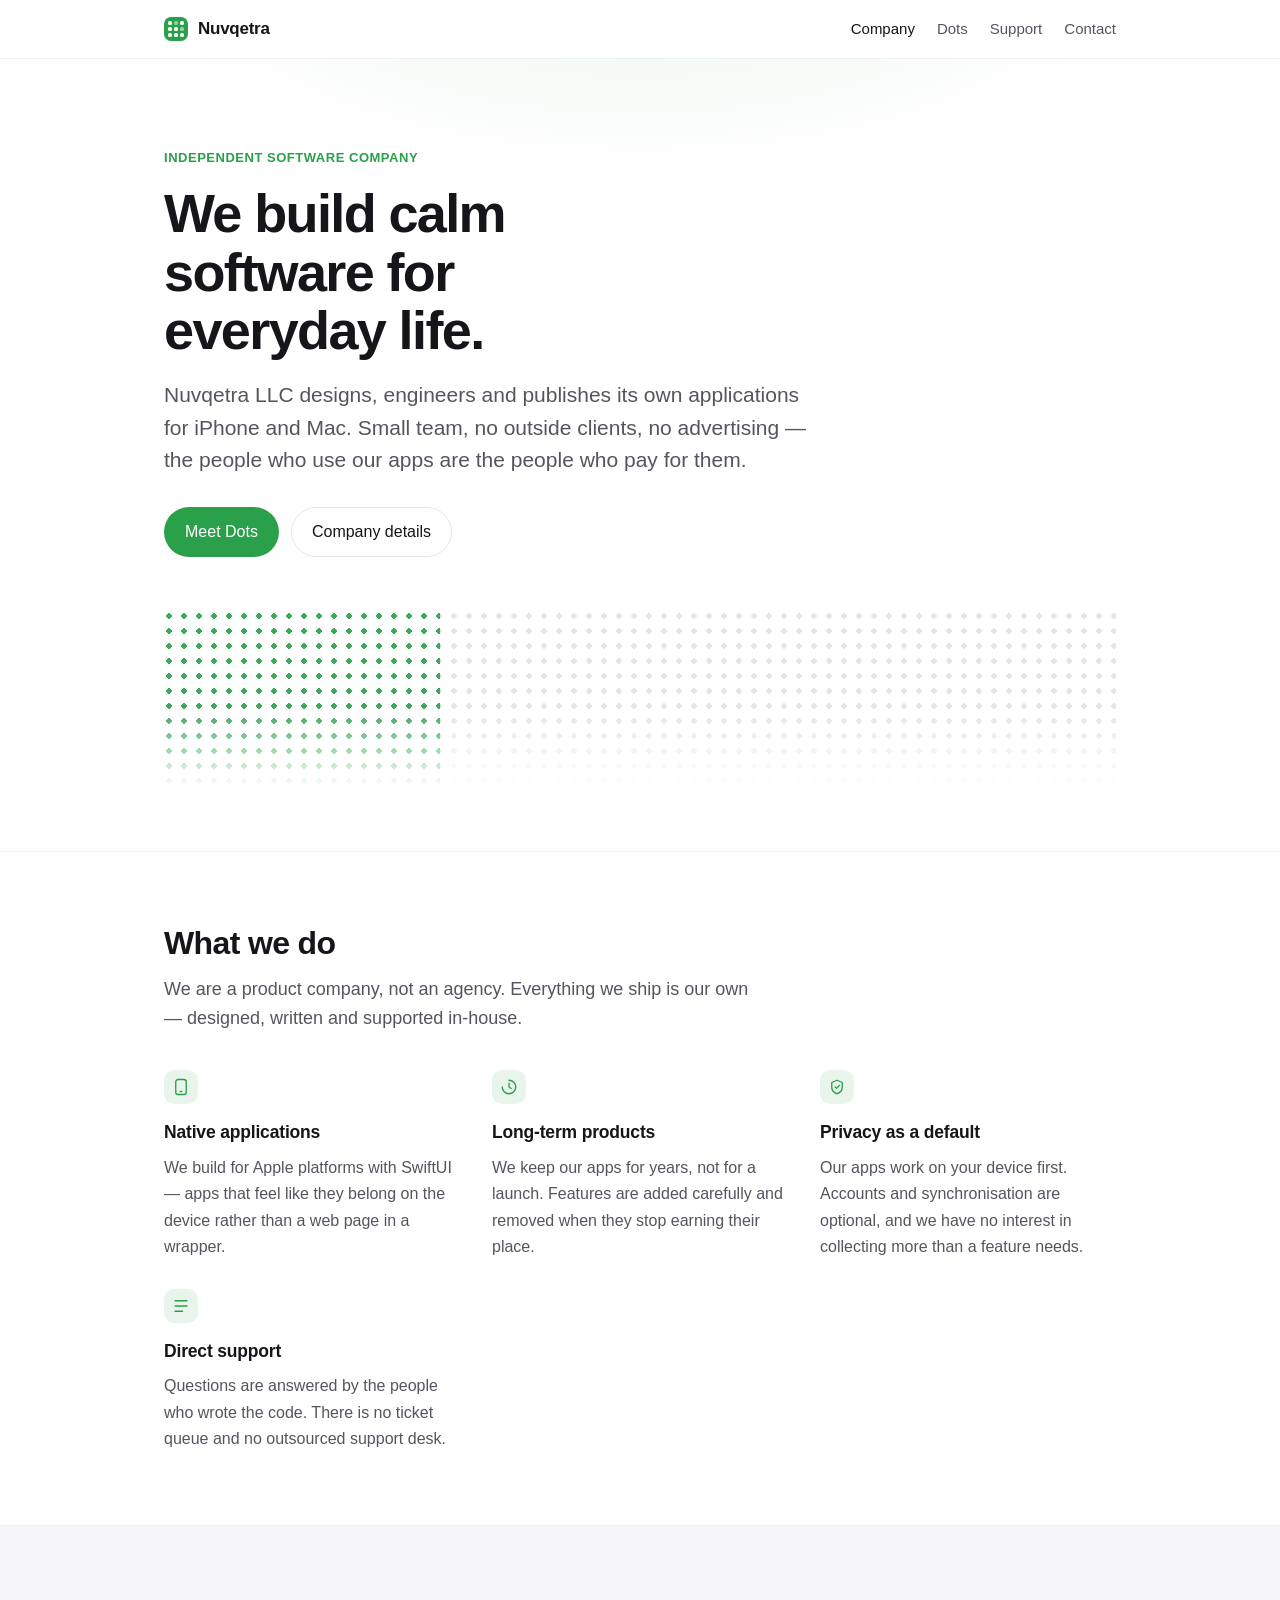
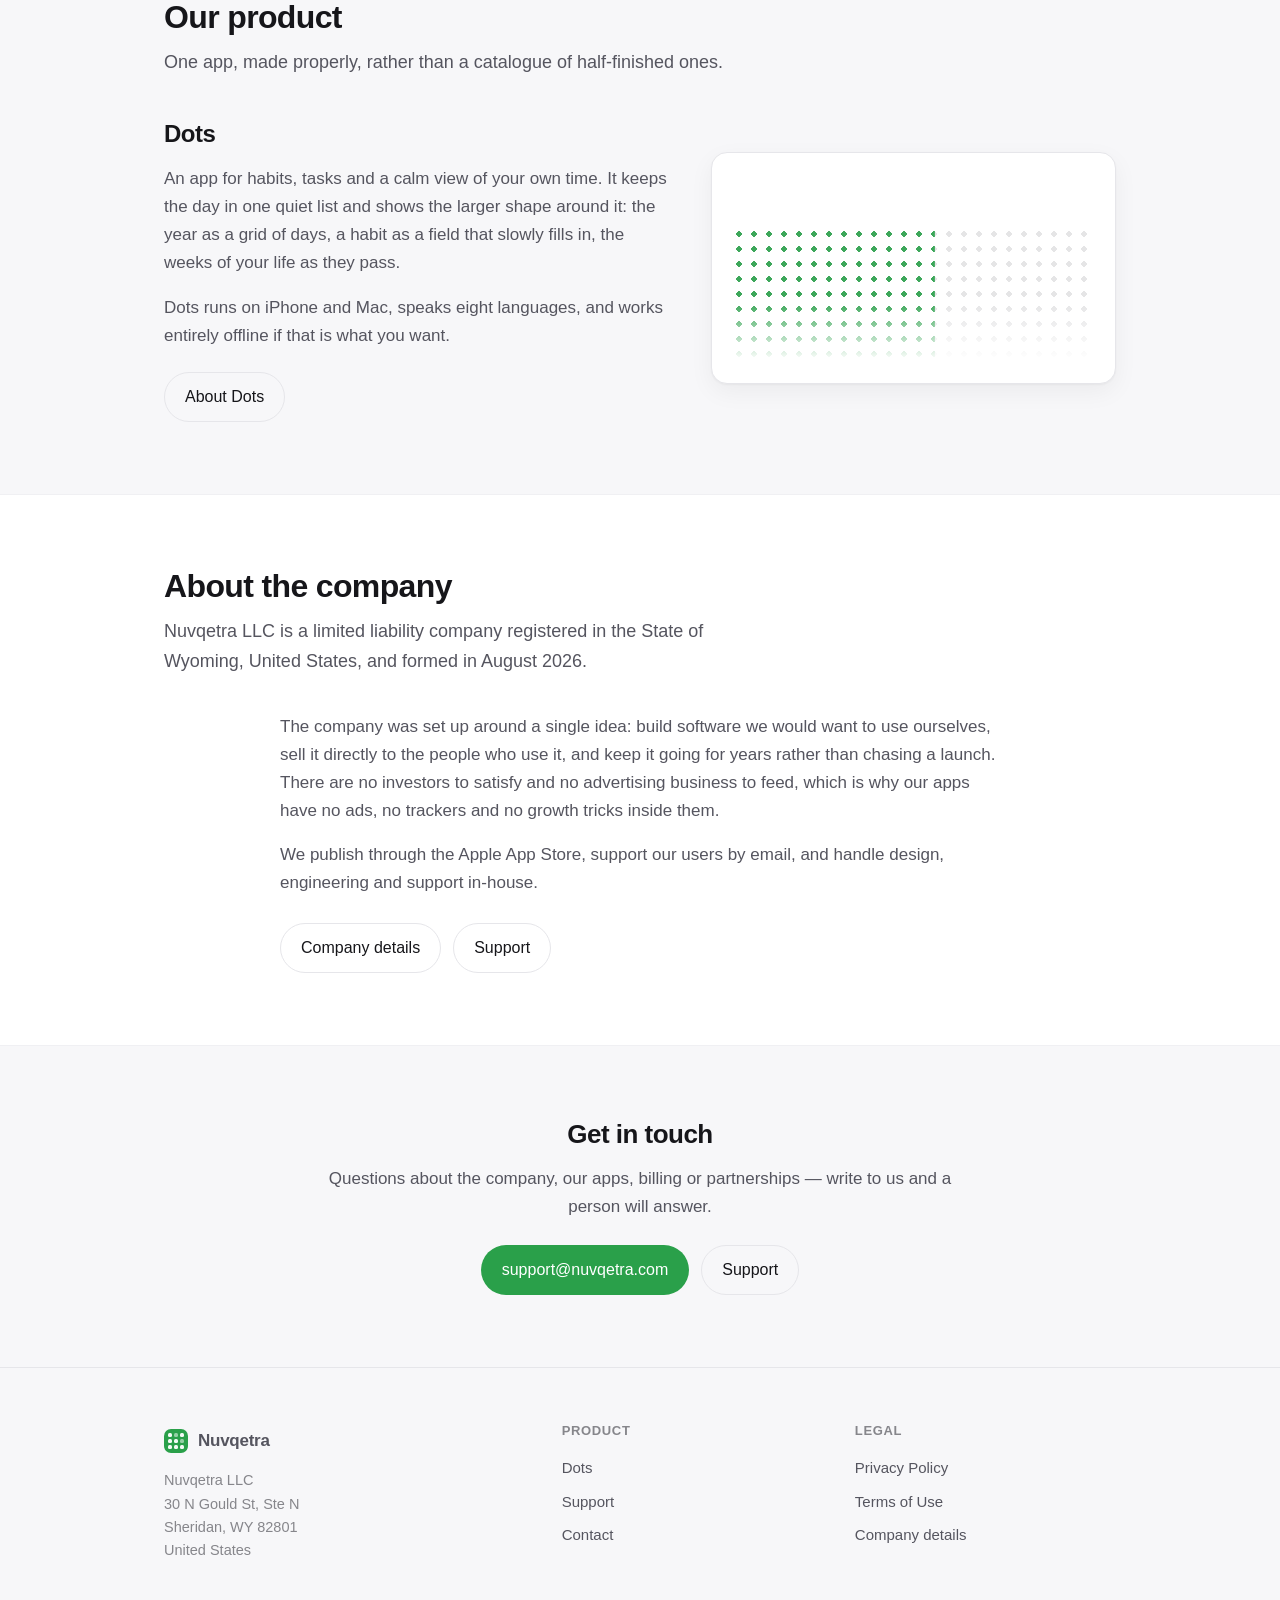
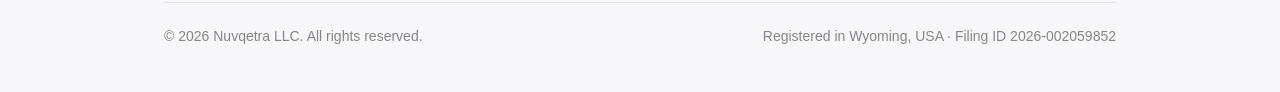
<file: index.html>
<!DOCTYPE html>
<html lang="en">
<head>
<meta charset="UTF-8">
<meta name="viewport" content="width=device-width, initial-scale=1">
<title>Nuvqetra LLC — independent software company</title>
<meta name="description" content="Nuvqetra LLC is an independent software company registered in Wyoming, USA. We design, build and publish our own applications for iPhone and Mac.">
<link rel="icon" href="/assets/favicon.svg" type="image/svg+xml">
<link rel="stylesheet" href="/assets/style.css">
<meta property="og:type" content="website">
<meta property="og:title" content="Nuvqetra LLC">
<meta property="og:description" content="An independent software company building applications for iPhone and Mac.">
<meta property="og:url" content="https://nuvqetra.com/">
</head>
<body>

<header class="site">
  <div class="wrap bar">
    <a class="brand" href="/">
      <span class="mark"><i></i><i></i><i></i><i></i><i></i><i></i><i></i><i></i><i></i></span>
      <span class="name">Nuvqetra</span>
    </a>
    <nav class="main">
      <a href="/" aria-current="page">Company</a>
      <a href="/dots/">Dots</a>
      <a href="/support/">Support</a>
      <a href="/contact/">Contact</a>
    </nav>
  </div>
</header>

<main>

  <section class="hero">
    <div class="wrap">
      <span class="eyebrow">Independent software company</span>
      <h1>We build calm software for everyday life.</h1>
      <p class="lead">Nuvqetra LLC designs, engineers and publishes its own applications
      for iPhone and Mac. Small team, no outside clients, no advertising — the people who
      use our apps are the people who pay for them.</p>
      <div class="actions">
        <a class="btn" href="/dots/">Meet Dots</a>
        <a class="btn ghost" href="/company/">Company details</a>
      </div>
      <div class="lifegrid" aria-hidden="true"><i></i></div>
    </div>
  </section>

  <section class="block">
    <div class="wrap">
      <div class="section-head">
        <h2>What we do</h2>
        <p>We are a product company, not an agency. Everything we ship is our own — designed,
        written and supported in-house.</p>
      </div>
      <div class="features">

        <div class="feature">
          <div class="ficon"><svg viewBox="0 0 24 24" fill="none" stroke="currentColor" stroke-width="1.8" stroke-linecap="round" stroke-linejoin="round"><rect x="5" y="2" width="14" height="20" rx="3"/><path d="M11 18h2"/></svg></div>
          <h3>Native applications</h3>
          <p>We build for Apple platforms with SwiftUI — apps that feel like they belong on
          the device rather than a web page in a wrapper.</p>
        </div>

        <div class="feature">
          <div class="ficon"><svg viewBox="0 0 24 24" fill="none" stroke="currentColor" stroke-width="1.8" stroke-linecap="round" stroke-linejoin="round"><path d="M3 12a9 9 0 1 0 9-9"/><path d="M12 7v5l3 2"/></svg></div>
          <h3>Long-term products</h3>
          <p>We keep our apps for years, not for a launch. Features are added carefully and
          removed when they stop earning their place.</p>
        </div>

        <div class="feature">
          <div class="ficon"><svg viewBox="0 0 24 24" fill="none" stroke="currentColor" stroke-width="1.8" stroke-linecap="round" stroke-linejoin="round"><path d="M12 3l7 3v6c0 4.2-2.9 7.6-7 9-4.1-1.4-7-4.8-7-9V6z"/><path d="M9.5 12l1.8 1.8L15 10"/></svg></div>
          <h3>Privacy as a default</h3>
          <p>Our apps work on your device first. Accounts and synchronisation are optional,
          and we have no interest in collecting more than a feature needs.</p>
        </div>

        <div class="feature">
          <div class="ficon"><svg viewBox="0 0 24 24" fill="none" stroke="currentColor" stroke-width="1.8" stroke-linecap="round" stroke-linejoin="round"><path d="M4 5h16"/><path d="M4 12h16"/><path d="M4 19h10"/></svg></div>
          <h3>Direct support</h3>
          <p>Questions are answered by the people who wrote the code. There is no ticket
          queue and no outsourced support desk.</p>
        </div>

      </div>
    </div>
  </section>

  <section class="block soft">
    <div class="wrap">
      <div class="section-head">
        <h2>Our product</h2>
        <p>One app, made properly, rather than a catalogue of half-finished ones.</p>
      </div>

      <div class="product">
        <div>
          <h3>Dots</h3>
          <p>An app for habits, tasks and a calm view of your own time. It keeps the day in
          one quiet list and shows the larger shape around it: the year as a grid of days,
          a habit as a field that slowly fills in, the weeks of your life as they pass.</p>
          <p>Dots runs on iPhone and Mac, speaks eight languages, and works entirely offline
          if that is what you want.</p>
          <div class="actions" style="margin-top:22px">
            <a class="btn ghost" href="/dots/">About Dots</a>
          </div>
        </div>
        <div class="art">
          <div class="lifegrid dense" aria-hidden="true"><i></i></div>
        </div>
      </div>
    </div>
  </section>

  <section class="block" id="about">
    <div class="wrap">
      <div class="section-head">
        <h2>About the company</h2>
        <p>Nuvqetra LLC is a limited liability company registered in the State of Wyoming,
        United States, and formed in August 2026.</p>
      </div>
      <div class="wrap narrow" style="padding:0">
        <p class="soft-text">The company was set up around a single idea: build software we
        would want to use ourselves, sell it directly to the people who use it, and keep it
        going for years rather than chasing a launch. There are no investors to satisfy and
        no advertising business to feed, which is why our apps have no ads, no trackers and
        no growth tricks inside them.</p>
        <p class="soft-text">We publish through the Apple App Store, support our users by
        email, and handle design, engineering and support in-house.</p>
        <div class="actions" style="margin-top:26px">
          <a class="btn ghost" href="/company/">Company details</a>
          <a class="btn ghost" href="/support/">Support</a>
        </div>
      </div>
    </div>
  </section>

  <section class="block soft">
    <div class="wrap narrow" style="text-align:center">
      <h2 style="margin-top:0">Get in touch</h2>
      <p class="soft-text">Questions about the company, our apps, billing or partnerships —
      write to us and a person will answer.</p>
      <div class="actions" style="justify-content:center; margin-top:24px">
        <a class="btn" href="mailto:support@nuvqetra.com">support@nuvqetra.com</a>
        <a class="btn ghost" href="/support/">Support</a>
      </div>
    </div>
  </section>

</main>

<footer class="site">
  <div class="wrap">
    <div class="foot">
      <div>
        <a class="brand" href="/">
          <span class="mark"><i></i><i></i><i></i><i></i><i></i><i></i><i></i><i></i><i></i></span>
          <span class="name">Nuvqetra</span>
        </a>
        <address>
          Nuvqetra LLC<br>
          30 N Gould St, Ste N<br>
          Sheridan, WY 82801<br>
          United States
        </address>
      </div>
      <div>
        <h4>Product</h4>
        <ul>
          <li><a href="/dots/">Dots</a></li>
          <li><a href="/support/">Support</a></li>
          <li><a href="mailto:support@nuvqetra.com">Contact</a></li>
        </ul>
      </div>
      <div>
        <h4>Legal</h4>
        <ul>
          <li><a href="/dots/privacy/">Privacy Policy</a></li>
          <li><a href="/terms/">Terms of Use</a></li>
          <li><a href="/company/">Company details</a></li>
        </ul>
      </div>
    </div>
    <div class="foot-bottom">
      <span>© 2026 Nuvqetra LLC. All rights reserved.</span>
      <span>Registered in Wyoming, USA · Filing ID 2026-002059852</span>
    </div>
  </div>
</footer>

</body>
</html>
</file>
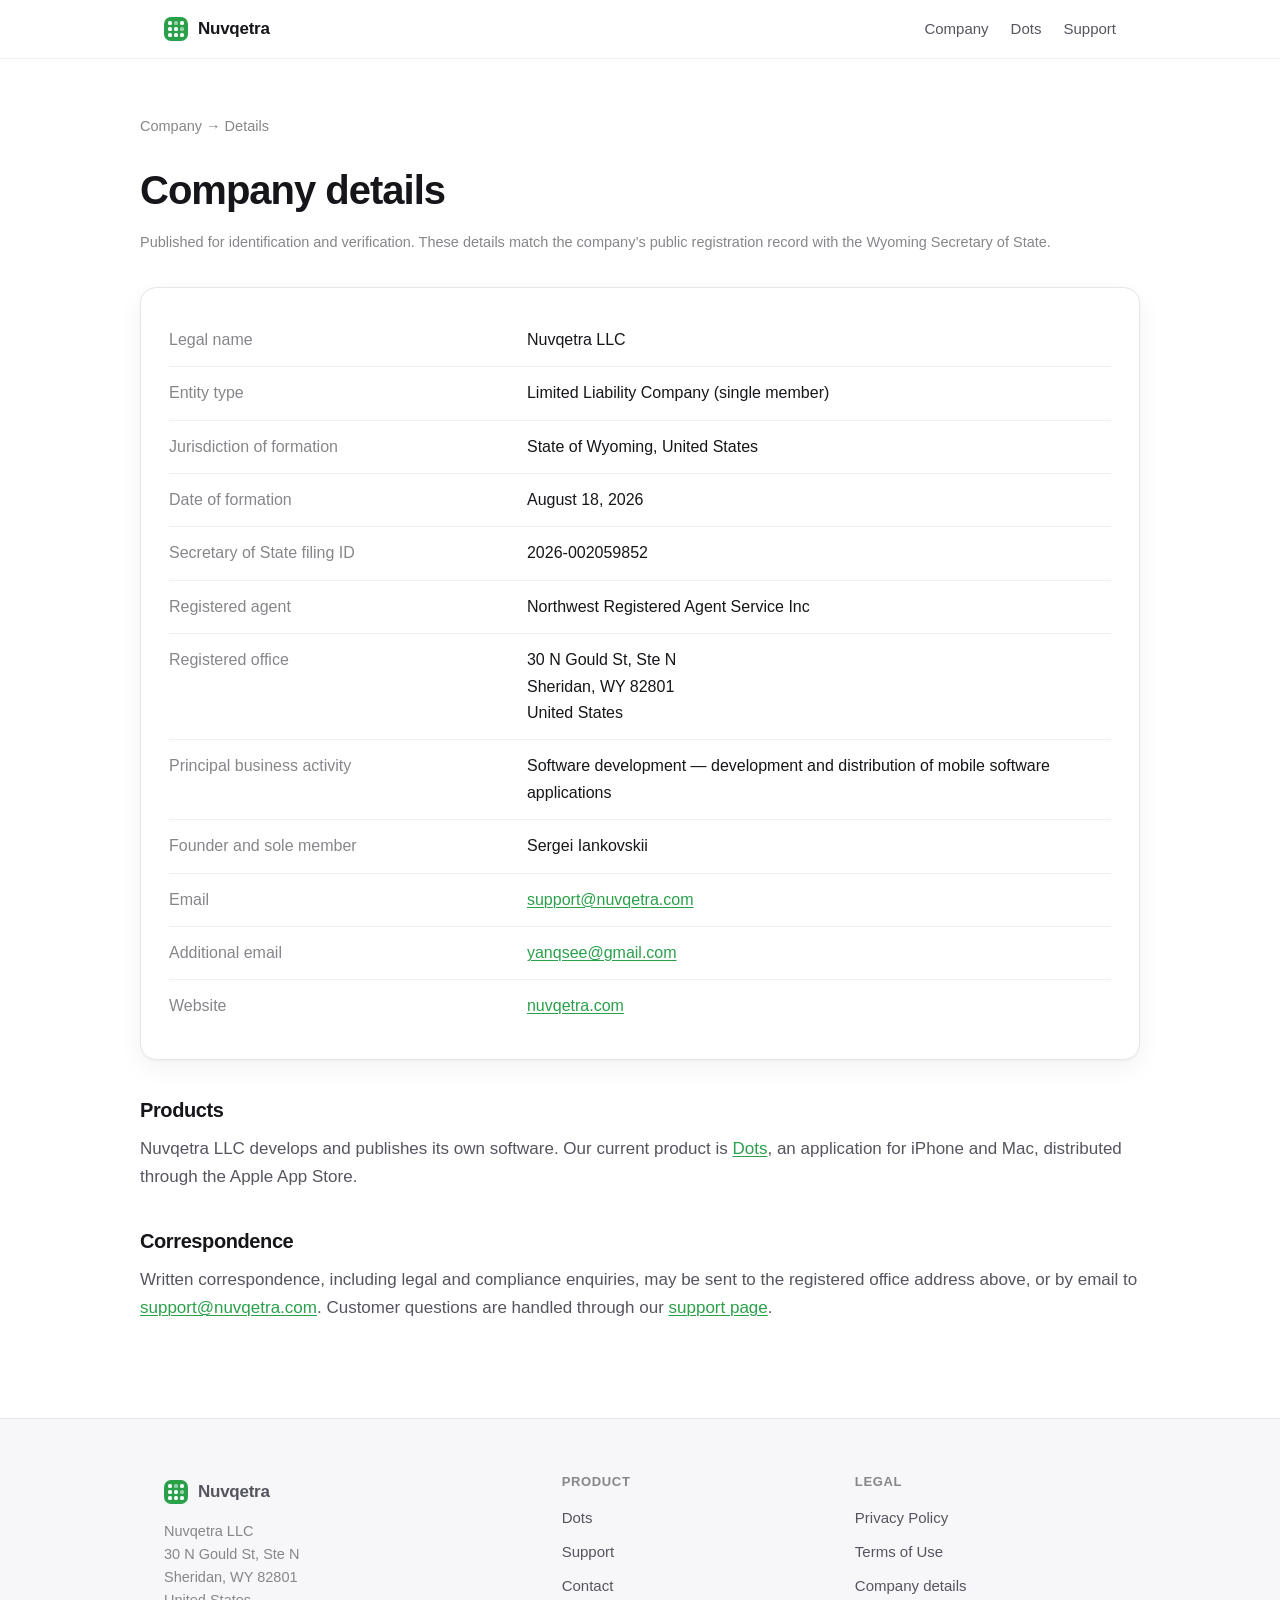
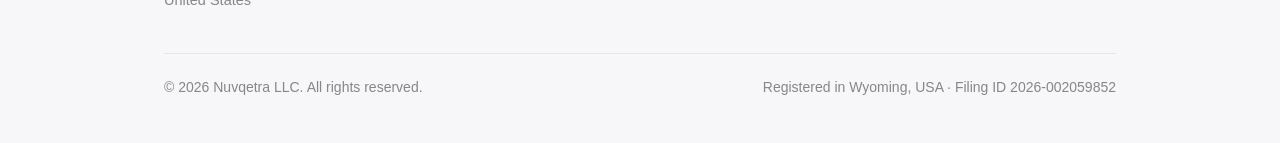
<file: company/index.html>
<!DOCTYPE html>
<html lang="en">
<head>
<meta charset="UTF-8">
<meta name="viewport" content="width=device-width, initial-scale=1">
<title>Company details — Nuvqetra LLC</title>
<meta name="description" content="Registration and contact details of Nuvqetra LLC, a limited liability company registered in the State of Wyoming, United States.">
<link rel="icon" href="/assets/favicon.svg" type="image/svg+xml">
<link rel="stylesheet" href="/assets/style.css">
<meta property="og:type" content="website">
<meta property="og:title" content="Company details — Nuvqetra LLC">
<meta property="og:description" content="Registration and contact details of Nuvqetra LLC.">
<meta property="og:url" content="https://nuvqetra.com/company/">
</head>
<body>

<header class="site">
  <div class="wrap bar">
    <a class="brand" href="/">
      <span class="mark"><i></i><i></i><i></i><i></i><i></i><i></i><i></i><i></i><i></i></span>
      <span class="name">Nuvqetra</span>
    </a>
    <nav class="main">
      <a href="/">Company</a>
      <a href="/dots/">Dots</a>
      <a href="/support/">Support</a>
    </nav>
  </div>
</header>

<main class="wrap doc">

  <p class="crumbs"><a href="/">Company</a> → Details</p>

  <h1>Company details</h1>
  <p class="updated">Published for identification and verification. These details match the
  company&rsquo;s public registration record with the Wyoming Secretary of State.</p>

  <div class="card">
    <table class="facts">
      <tr><th>Legal name</th><td>Nuvqetra LLC</td></tr>
      <tr><th>Entity type</th><td>Limited Liability Company (single member)</td></tr>
      <tr><th>Jurisdiction of formation</th><td>State of Wyoming, United States</td></tr>
      <tr><th>Date of formation</th><td>August 18, 2026</td></tr>
      <tr><th>Secretary of State filing ID</th><td>2026-002059852</td></tr>
      <tr><th>Registered agent</th><td>Northwest Registered Agent Service Inc</td></tr>
      <tr><th>Registered office</th><td>30 N Gould St, Ste N<br>Sheridan, WY 82801<br>United States</td></tr>
      <tr><th>Principal business activity</th><td>Software development — development and distribution of mobile software applications</td></tr>
      <tr><th>Founder and sole member</th><td>Sergei Iankovskii</td></tr>
      <tr><th>Email</th><td><a href="mailto:support@nuvqetra.com">support@nuvqetra.com</a></td></tr>
      <tr><th>Additional email</th><td><a href="mailto:yanqsee@gmail.com">yanqsee@gmail.com</a></td></tr>
      <tr><th>Website</th><td><a href="https://nuvqetra.com/">nuvqetra.com</a></td></tr>
    </table>
  </div>

  <h2>Products</h2>
  <p class="soft-text">Nuvqetra LLC develops and publishes its own software. Our current
  product is <a href="/dots/">Dots</a>, an application for iPhone and Mac, distributed
  through the Apple App Store.</p>

  <h2>Correspondence</h2>
  <p class="soft-text">Written correspondence, including legal and compliance enquiries, may be
  sent to the registered office address above, or by email to
  <a href="mailto:support@nuvqetra.com">support@nuvqetra.com</a>. Customer questions are handled
  through our <a href="/support/">support page</a>.</p>

</main>

<footer class="site">
  <div class="wrap">
    <div class="foot">
      <div>
        <a class="brand" href="/">
          <span class="mark"><i></i><i></i><i></i><i></i><i></i><i></i><i></i><i></i><i></i></span>
          <span class="name">Nuvqetra</span>
        </a>
        <address>
          Nuvqetra LLC<br>
          30 N Gould St, Ste N<br>
          Sheridan, WY 82801<br>
          United States
        </address>
      </div>
      <div>
        <h4>Product</h4>
        <ul>
          <li><a href="/dots/">Dots</a></li>
          <li><a href="/support/">Support</a></li>
          <li><a href="mailto:support@nuvqetra.com">Contact</a></li>
        </ul>
      </div>
      <div>
        <h4>Legal</h4>
        <ul>
          <li><a href="/dots/privacy/">Privacy Policy</a></li>
          <li><a href="/terms/">Terms of Use</a></li>
          <li><a href="/company/">Company details</a></li>
        </ul>
      </div>
    </div>
    <div class="foot-bottom">
      <span>© 2026 Nuvqetra LLC. All rights reserved.</span>
      <span>Registered in Wyoming, USA · Filing ID 2026-002059852</span>
    </div>
  </div>
</footer>

</body>
</html>
</file>
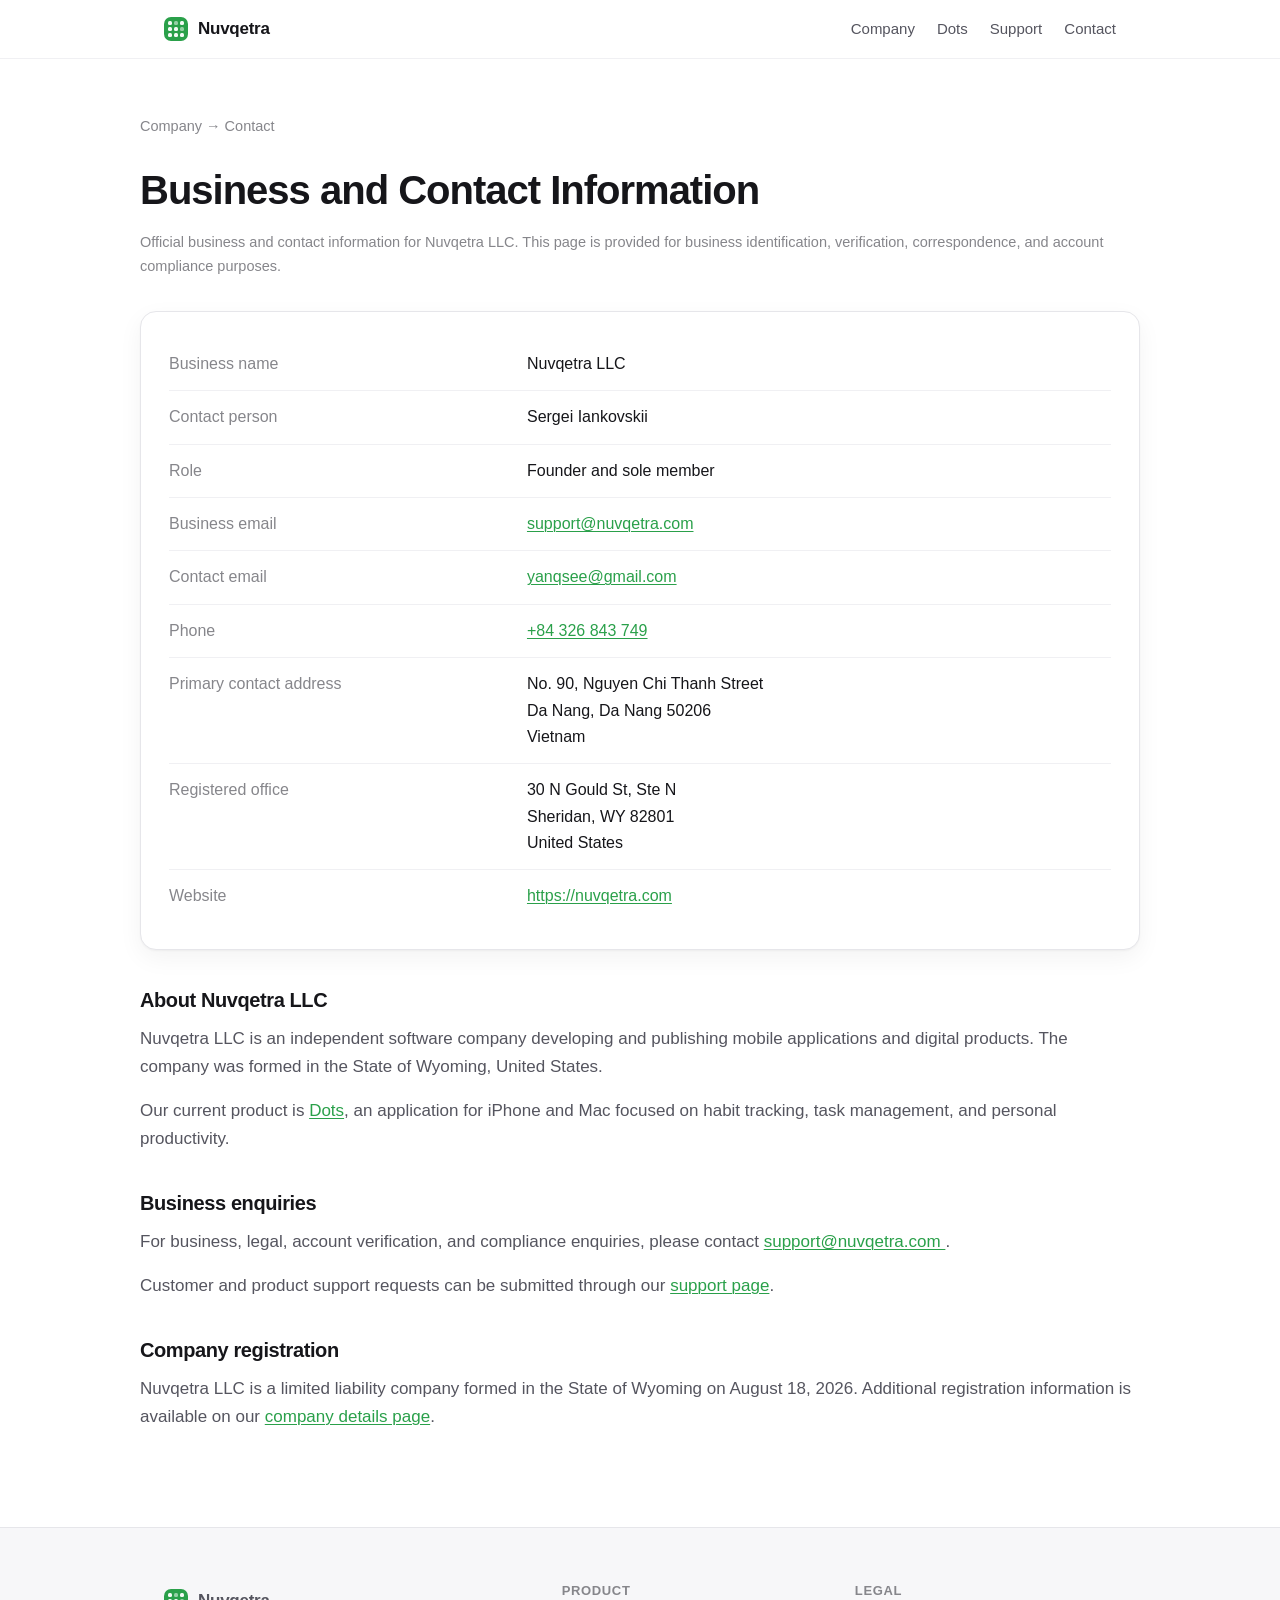
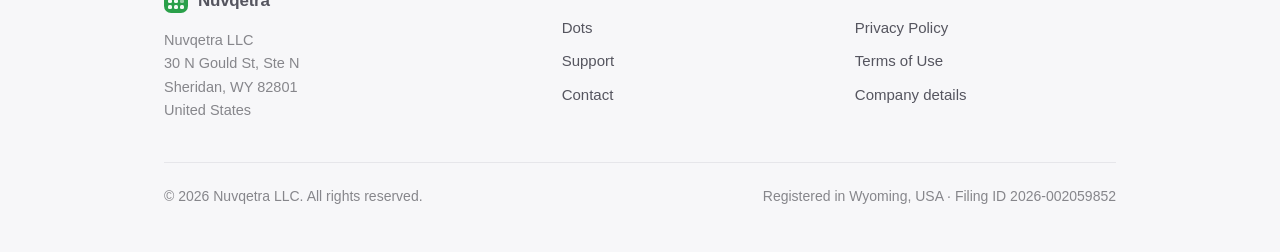
<file: contact/index.html>
<!DOCTYPE html>
<html lang="en">
<head>
<meta charset="UTF-8">
<meta name="viewport" content="width=device-width, initial-scale=1">
<title>Contact — Nuvqetra LLC</title>
<meta name="description" content="Business and contact information for Nuvqetra LLC, a software company registered in Wyoming, United States.">

<link rel="icon" href="/assets/favicon.svg" type="image/svg+xml">
<link rel="stylesheet" href="/assets/style.css">

<meta property="og:type" content="website">
<meta property="og:title" content="Contact — Nuvqetra LLC">
<meta property="og:description" content="Business and contact information for Nuvqetra LLC.">
<meta property="og:url" content="https://nuvqetra.com/contact/">
</head>

<body>

<header class="site">
  <div class="wrap bar">
    <a class="brand" href="/">
      <span class="mark">
        <i></i><i></i><i></i>
        <i></i><i></i><i></i>
        <i></i><i></i><i></i>
      </span>
      <span class="name">Nuvqetra</span>
    </a>

    <nav class="main">
      <a href="/">Company</a>
      <a href="/dots/">Dots</a>
      <a href="/support/">Support</a>
      <a href="/contact/">Contact</a>
    </nav>
  </div>
</header>


<main class="wrap doc">

  <p class="crumbs"><a href="/">Company</a> → Contact</p>

  <h1>Business and Contact Information</h1>

  <p class="updated">
    Official business and contact information for Nuvqetra LLC.
    This page is provided for business identification, verification,
    correspondence, and account compliance purposes.
  </p>


  <div class="card">
    <table class="facts">

      <tr>
        <th>Business name</th>
        <td>Nuvqetra LLC</td>
      </tr>

      <tr>
        <th>Contact person</th>
        <td>Sergei Iankovskii</td>
      </tr>

      <tr>
        <th>Role</th>
        <td>Founder and sole member</td>
      </tr>

      <tr>
        <th>Business email</th>
        <td>
          <a href="mailto:support@nuvqetra.com">
            support@nuvqetra.com
          </a>
        </td>
      </tr>

      <tr>
        <th>Contact email</th>
        <td>
          <a href="mailto:yanqsee@gmail.com">
            yanqsee@gmail.com
          </a>
        </td>
      </tr>

      <tr>
        <th>Phone</th>
        <td>
          <a href="tel:+84326843749">
            +84 326 843 749
          </a>
        </td>
      </tr>

      <tr>
        <th>Primary contact address</th>
        <td>
          No. 90, Nguyen Chi Thanh Street<br>
          Da Nang, Da Nang 50206<br>
          Vietnam
        </td>
      </tr>

      <tr>
        <th>Registered office</th>
        <td>
          30 N Gould St, Ste N<br>
          Sheridan, WY 82801<br>
          United States
        </td>
      </tr>

      <tr>
        <th>Website</th>
        <td>
          <a href="https://nuvqetra.com/">
            https://nuvqetra.com
          </a>
        </td>
      </tr>

    </table>
  </div>


  <h2>About Nuvqetra LLC</h2>

  <p class="soft-text">
    Nuvqetra LLC is an independent software company developing and publishing
    mobile applications and digital products. The company was formed in the
    State of Wyoming, United States.
  </p>

  <p class="soft-text">
    Our current product is
    <a href="/dots/">Dots</a>, an application for iPhone and Mac focused on
    habit tracking, task management, and personal productivity.
  </p>


  <h2>Business enquiries</h2>

  <p class="soft-text">
    For business, legal, account verification, and compliance enquiries,
    please contact
    <a href="mailto:support@nuvqetra.com">
      support@nuvqetra.com
    </a>.
  </p>

  <p class="soft-text">
    Customer and product support requests can be submitted through our
    <a href="/support/">support page</a>.
  </p>


  <h2>Company registration</h2>

  <p class="soft-text">
    Nuvqetra LLC is a limited liability company formed in the State of Wyoming
    on August 18, 2026. Additional registration information is available on our
    <a href="/company/">company details page</a>.
  </p>

</main>


<footer class="site">
  <div class="wrap">

    <div class="foot">

      <div>
        <a class="brand" href="/">
          <span class="mark">
            <i></i><i></i><i></i>
            <i></i><i></i><i></i>
            <i></i><i></i><i></i>
          </span>
          <span class="name">Nuvqetra</span>
        </a>

        <address>
          Nuvqetra LLC<br>
          30 N Gould St, Ste N<br>
          Sheridan, WY 82801<br>
          United States
        </address>
      </div>


      <div>
        <h4>Product</h4>
        <ul>
          <li><a href="/dots/">Dots</a></li>
          <li><a href="/support/">Support</a></li>
          <li><a href="/contact/">Contact</a></li>
        </ul>
      </div>


      <div>
        <h4>Legal</h4>
        <ul>
          <li><a href="/dots/privacy/">Privacy Policy</a></li>
          <li><a href="/terms/">Terms of Use</a></li>
          <li><a href="/company/">Company details</a></li>
        </ul>
      </div>

    </div>


    <div class="foot-bottom">
      <span>© 2026 Nuvqetra LLC. All rights reserved.</span>
      <span>Registered in Wyoming, USA · Filing ID 2026-002059852</span>
    </div>

  </div>
</footer>

</body>
</html>
</file>
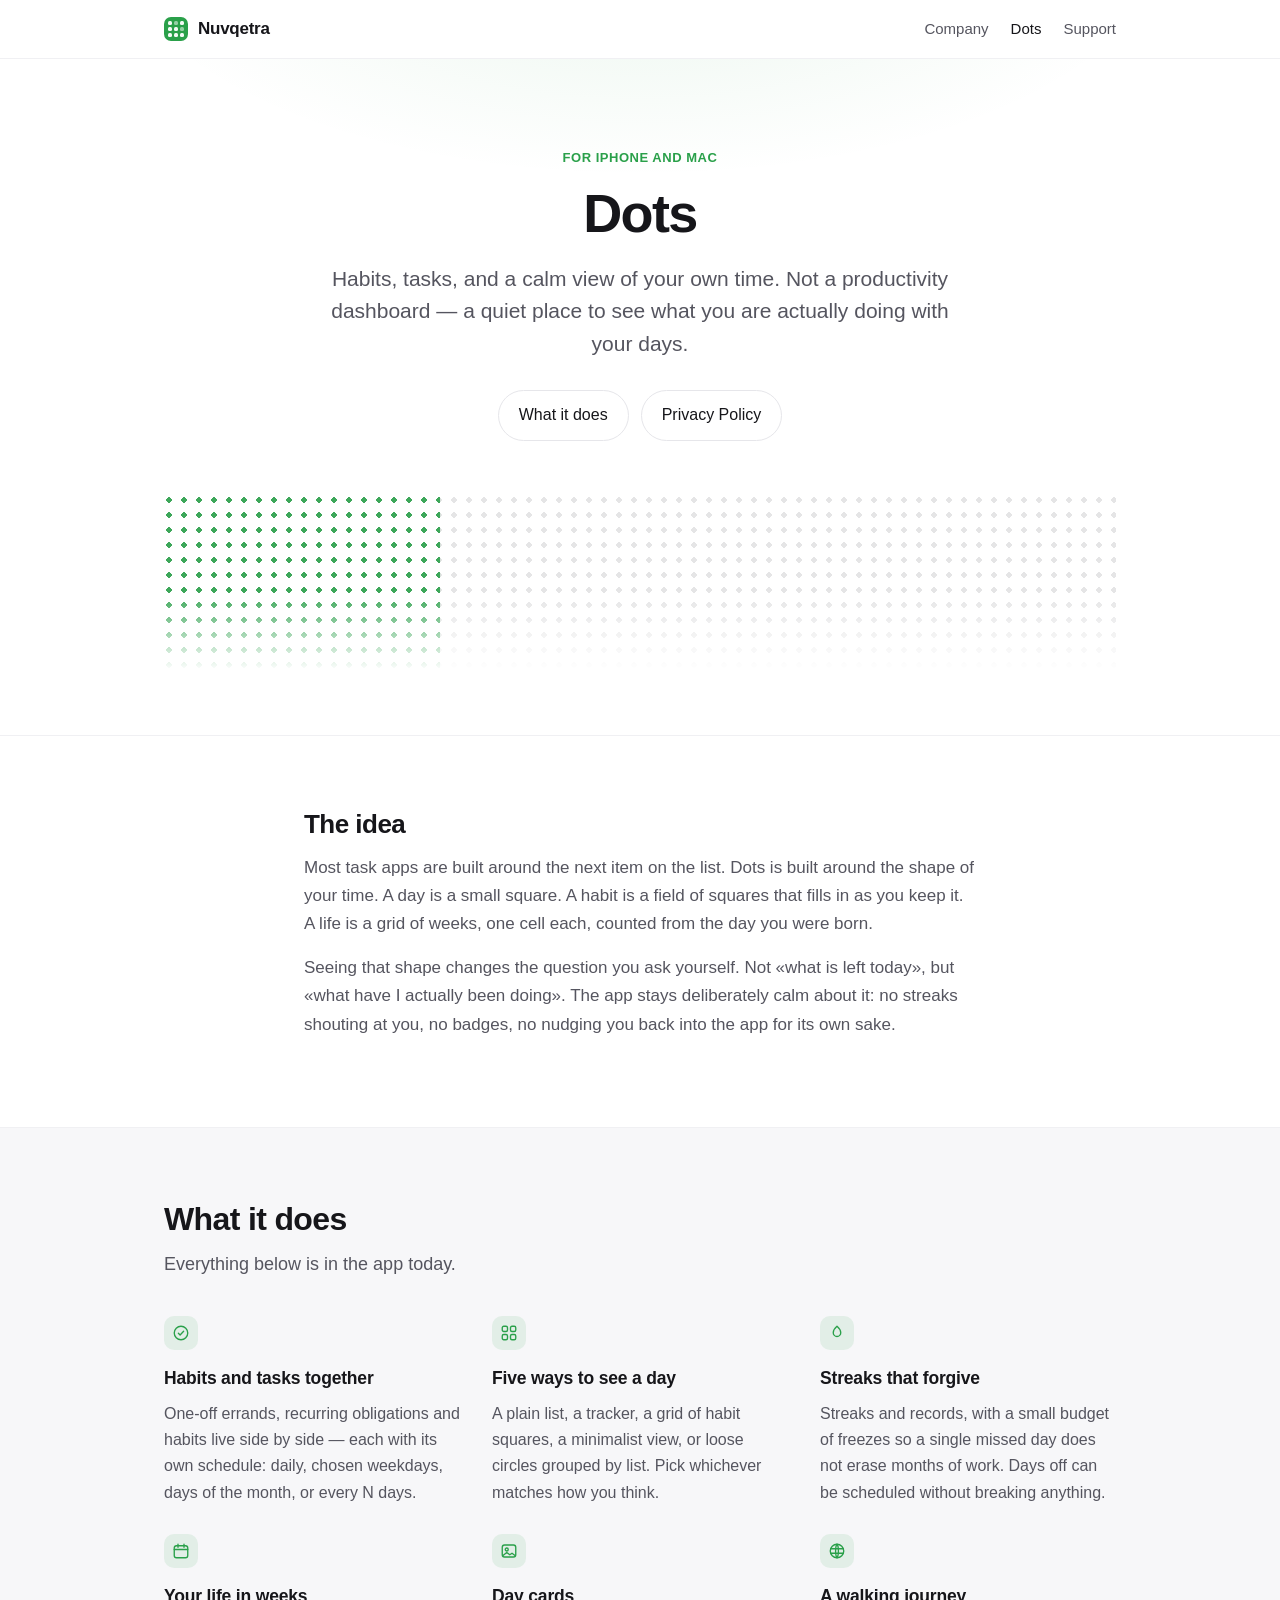
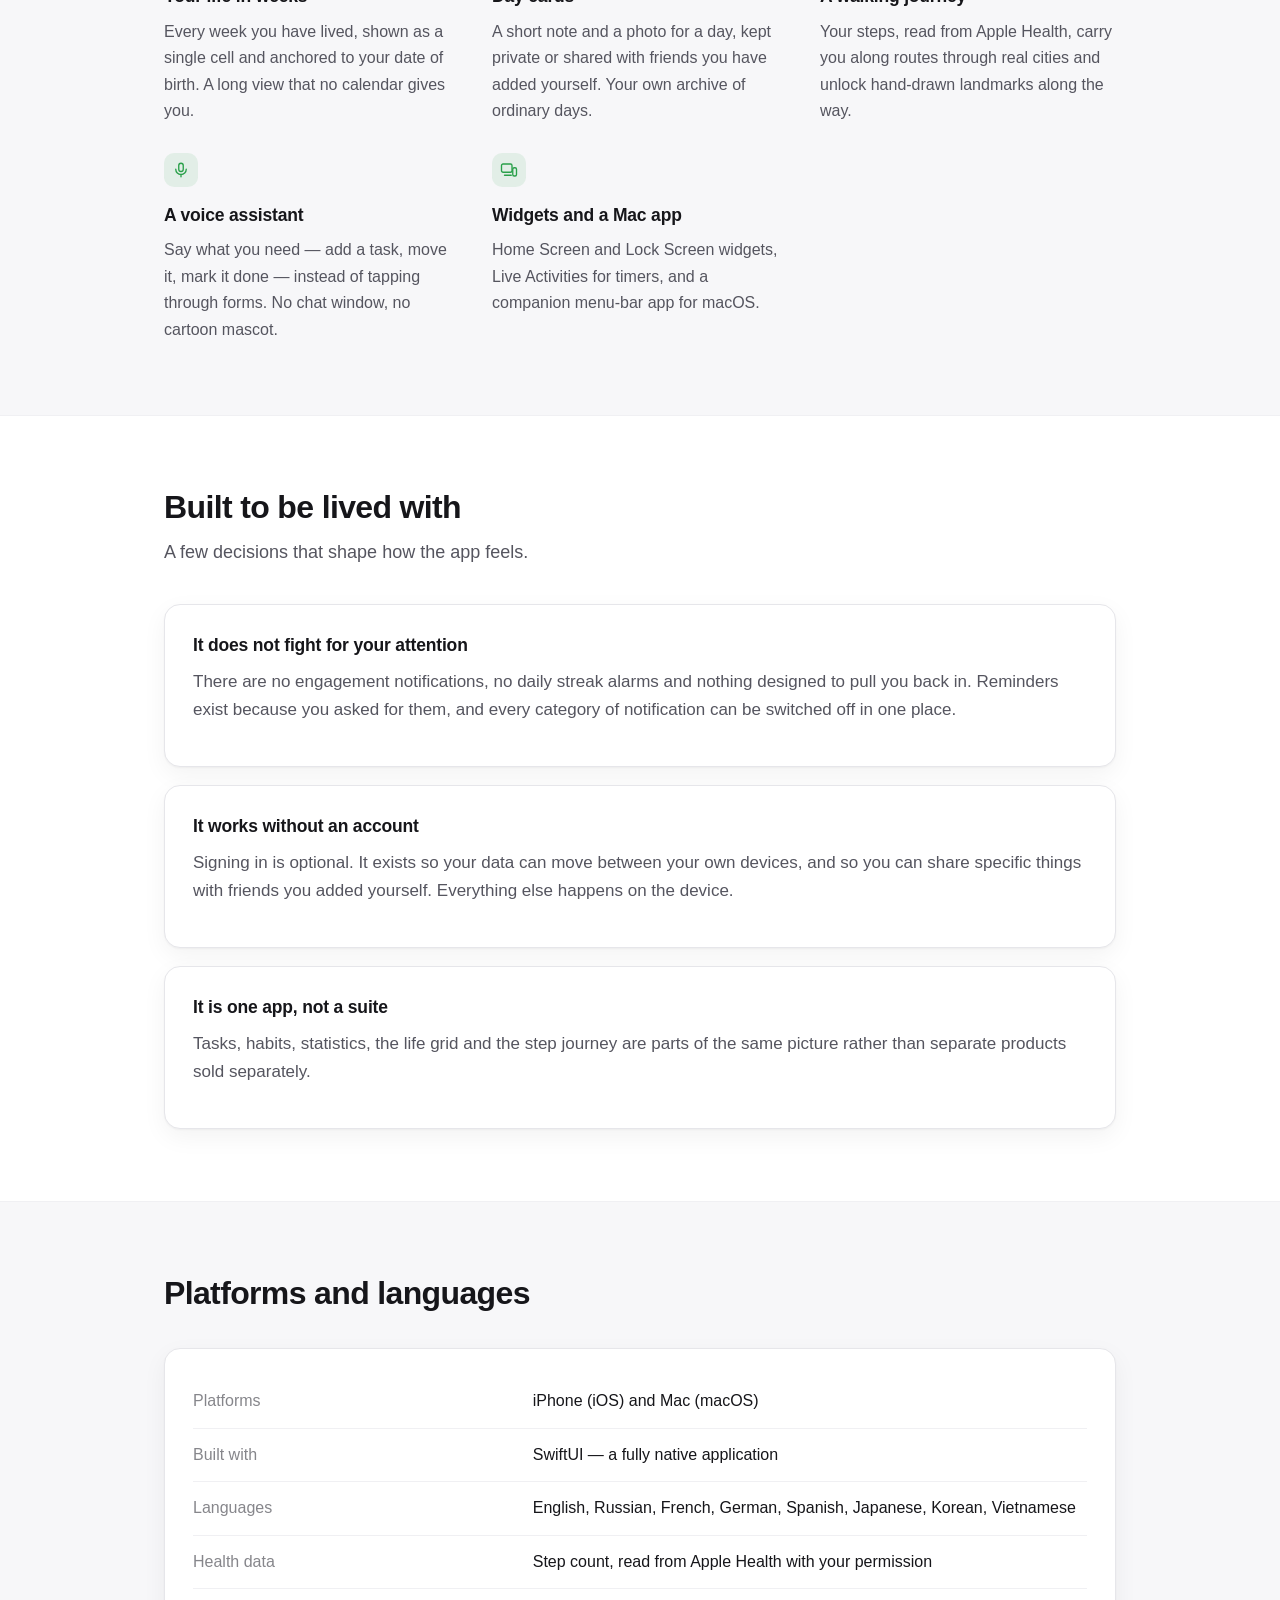
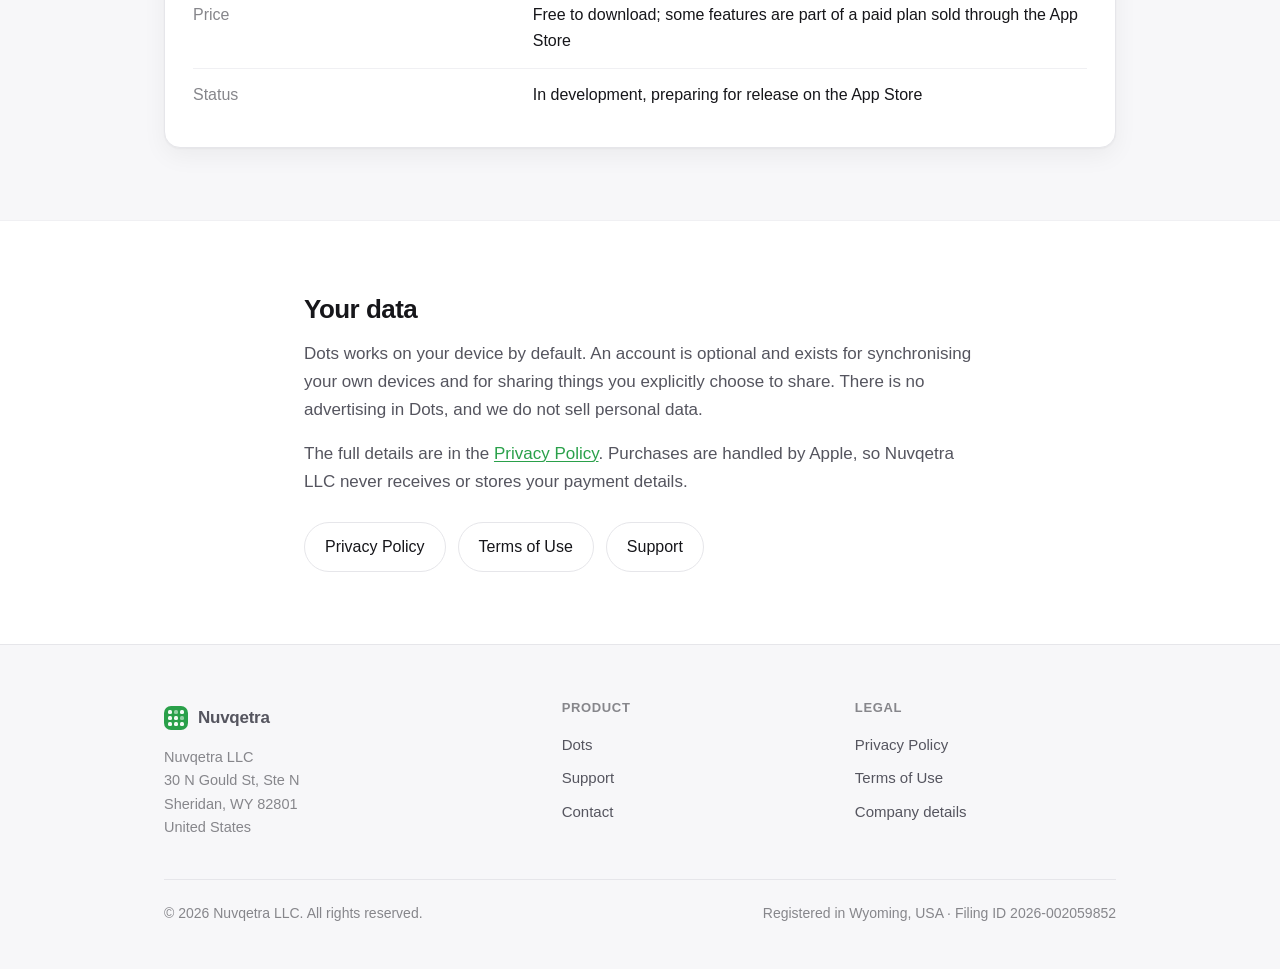
<file: dots/index.html>
<!DOCTYPE html>
<html lang="en">
<head>
<meta charset="UTF-8">
<meta name="viewport" content="width=device-width, initial-scale=1">
<title>Dots — habits, tasks and time · Nuvqetra LLC</title>
<meta name="description" content="Dots is an app for iPhone and Mac for habits, tasks and a calm view of your time. Built by Nuvqetra LLC.">
<link rel="icon" href="/assets/favicon.svg" type="image/svg+xml">
<link rel="stylesheet" href="/assets/style.css">
<meta property="og:type" content="website">
<meta property="og:title" content="Dots — habits, tasks and time">
<meta property="og:description" content="An app for iPhone and Mac for habits, tasks and a calm view of your time.">
<meta property="og:url" content="https://nuvqetra.com/dots/">
</head>
<body>

<header class="site">
  <div class="wrap bar">
    <a class="brand" href="/">
      <span class="mark"><i></i><i></i><i></i><i></i><i></i><i></i><i></i><i></i><i></i></span>
      <span class="name">Nuvqetra</span>
    </a>
    <nav class="main">
      <a href="/">Company</a>
      <a href="/dots/" aria-current="page">Dots</a>
      <a href="/support/">Support</a>
    </nav>
  </div>
</header>

<main>

  <section class="hero center">
    <div class="wrap">
      <span class="eyebrow">For iPhone and Mac</span>
      <h1>Dots</h1>
      <p class="lead">Habits, tasks, and a calm view of your own time. Not a productivity
      dashboard — a quiet place to see what you are actually doing with your days.</p>
      <div class="actions" style="justify-content:center">
        <a class="btn ghost" href="#features">What it does</a>
        <a class="btn ghost" href="/dots/privacy/">Privacy Policy</a>
      </div>
      <div class="lifegrid" aria-hidden="true"><i></i></div>
    </div>
  </section>

  <section class="block">
    <div class="wrap narrow">
      <h2 style="margin-top:0">The idea</h2>
      <p class="soft-text">Most task apps are built around the next item on the list. Dots is
      built around the shape of your time. A day is a small square. A habit is a field of
      squares that fills in as you keep it. A life is a grid of weeks, one cell each, counted
      from the day you were born.</p>
      <p class="soft-text">Seeing that shape changes the question you ask yourself. Not
      «what is left today», but «what have I actually been doing». The app stays deliberately
      calm about it: no streaks shouting at you, no badges, no nudging you back into the app
      for its own sake.</p>
    </div>
  </section>

  <section class="block soft" id="features">
    <div class="wrap">
      <div class="section-head">
        <h2>What it does</h2>
        <p>Everything below is in the app today.</p>
      </div>
      <div class="features">

        <div class="feature">
          <div class="ficon"><svg viewBox="0 0 24 24" fill="none" stroke="currentColor" stroke-width="1.8" stroke-linecap="round" stroke-linejoin="round"><circle cx="12" cy="12" r="9"/><path d="M8.5 12.3l2.3 2.3 4.7-4.9"/></svg></div>
          <h3>Habits and tasks together</h3>
          <p>One-off errands, recurring obligations and habits live side by side — each with
          its own schedule: daily, chosen weekdays, days of the month, or every N days.</p>
        </div>

        <div class="feature">
          <div class="ficon"><svg viewBox="0 0 24 24" fill="none" stroke="currentColor" stroke-width="1.8" stroke-linecap="round" stroke-linejoin="round"><rect x="3" y="3" width="7" height="7" rx="2"/><rect x="14" y="3" width="7" height="7" rx="2"/><rect x="3" y="14" width="7" height="7" rx="2"/><rect x="14" y="14" width="7" height="7" rx="2"/></svg></div>
          <h3>Five ways to see a day</h3>
          <p>A plain list, a tracker, a grid of habit squares, a minimalist view, or loose
          circles grouped by list. Pick whichever matches how you think.</p>
        </div>

        <div class="feature">
          <div class="ficon"><svg viewBox="0 0 24 24" fill="none" stroke="currentColor" stroke-width="1.8" stroke-linecap="round" stroke-linejoin="round"><path d="M12 3s5 4.2 5 8.6a5 5 0 0 1-10 0C7 7.2 12 3 12 3z"/></svg></div>
          <h3>Streaks that forgive</h3>
          <p>Streaks and records, with a small budget of freezes so a single missed day does
          not erase months of work. Days off can be scheduled without breaking anything.</p>
        </div>

        <div class="feature">
          <div class="ficon"><svg viewBox="0 0 24 24" fill="none" stroke="currentColor" stroke-width="1.8" stroke-linecap="round" stroke-linejoin="round"><rect x="3" y="5" width="18" height="16" rx="3"/><path d="M3 10h18M8 3v4M16 3v4"/></svg></div>
          <h3>Your life in weeks</h3>
          <p>Every week you have lived, shown as a single cell and anchored to your date of
          birth. A long view that no calendar gives you.</p>
        </div>

        <div class="feature">
          <div class="ficon"><svg viewBox="0 0 24 24" fill="none" stroke="currentColor" stroke-width="1.8" stroke-linecap="round" stroke-linejoin="round"><rect x="3" y="4" width="18" height="16" rx="3"/><circle cx="9" cy="10" r="2"/><path d="M4 18l5-4 4 3 3-2 4 3"/></svg></div>
          <h3>Day cards</h3>
          <p>A short note and a photo for a day, kept private or shared with friends you have
          added yourself. Your own archive of ordinary days.</p>
        </div>

        <div class="feature">
          <div class="ficon"><svg viewBox="0 0 24 24" fill="none" stroke="currentColor" stroke-width="1.8" stroke-linecap="round" stroke-linejoin="round"><circle cx="12" cy="12" r="9"/><path d="M3.5 9h17M3.5 15h17M12 3c2.5 3 2.5 15 0 18M12 3c-2.5 3-2.5 15 0 18"/></svg></div>
          <h3>A walking journey</h3>
          <p>Your steps, read from Apple Health, carry you along routes through real cities
          and unlock hand-drawn landmarks along the way.</p>
        </div>

        <div class="feature">
          <div class="ficon"><svg viewBox="0 0 24 24" fill="none" stroke="currentColor" stroke-width="1.8" stroke-linecap="round" stroke-linejoin="round"><rect x="9" y="3" width="6" height="11" rx="3"/><path d="M5 11a7 7 0 0 0 14 0M12 18v3"/></svg></div>
          <h3>A voice assistant</h3>
          <p>Say what you need — add a task, move it, mark it done — instead of tapping
          through forms. No chat window, no cartoon mascot.</p>
        </div>

        <div class="feature">
          <div class="ficon"><svg viewBox="0 0 24 24" fill="none" stroke="currentColor" stroke-width="1.8" stroke-linecap="round" stroke-linejoin="round"><rect x="2" y="4" width="14" height="11" rx="2"/><path d="M6 19h9"/><rect x="17" y="9" width="5" height="11" rx="2"/></svg></div>
          <h3>Widgets and a Mac app</h3>
          <p>Home Screen and Lock Screen widgets, Live Activities for timers, and a companion
          menu-bar app for macOS.</p>
        </div>

      </div>
    </div>
  </section>

  <section class="block">
    <div class="wrap">
      <div class="section-head">
        <h2>Built to be lived with</h2>
        <p>A few decisions that shape how the app feels.</p>
      </div>

      <div class="card">
        <h3>It does not fight for your attention</h3>
        <p class="soft-text">There are no engagement notifications, no daily streak alarms and
        nothing designed to pull you back in. Reminders exist because you asked for them, and
        every category of notification can be switched off in one place.</p>
      </div>
      <div class="card">
        <h3>It works without an account</h3>
        <p class="soft-text">Signing in is optional. It exists so your data can move between
        your own devices, and so you can share specific things with friends you added
        yourself. Everything else happens on the device.</p>
      </div>
      <div class="card">
        <h3>It is one app, not a suite</h3>
        <p class="soft-text">Tasks, habits, statistics, the life grid and the step journey are
        parts of the same picture rather than separate products sold separately.</p>
      </div>
    </div>
  </section>

  <section class="block soft">
    <div class="wrap">
      <div class="section-head">
        <h2>Platforms and languages</h2>
      </div>
      <div class="card">
        <table class="facts">
          <tr><th>Platforms</th><td>iPhone (iOS) and Mac (macOS)</td></tr>
          <tr><th>Built with</th><td>SwiftUI — a fully native application</td></tr>
          <tr><th>Languages</th><td>English, Russian, French, German, Spanish, Japanese, Korean, Vietnamese</td></tr>
          <tr><th>Health data</th><td>Step count, read from Apple Health with your permission</td></tr>
          <tr><th>Price</th><td>Free to download; some features are part of a paid plan sold through the App Store</td></tr>
          <tr><th>Status</th><td>In development, preparing for release on the App Store</td></tr>
        </table>
      </div>
    </div>
  </section>

  <section class="block">
    <div class="wrap narrow">
      <h2 style="margin-top:0">Your data</h2>
      <p class="soft-text">Dots works on your device by default. An account is optional and
      exists for synchronising your own devices and for sharing things you explicitly choose
      to share. There is no advertising in Dots, and we do not sell personal data.</p>
      <p class="soft-text">The full details are in the
      <a href="/dots/privacy/">Privacy Policy</a>. Purchases are handled by Apple, so
      Nuvqetra LLC never receives or stores your payment details.</p>
      <div class="actions" style="margin-top:26px">
        <a class="btn ghost" href="/dots/privacy/">Privacy Policy</a>
        <a class="btn ghost" href="/terms/">Terms of Use</a>
        <a class="btn ghost" href="/support/">Support</a>
      </div>
    </div>
  </section>

</main>

<footer class="site">
  <div class="wrap">
    <div class="foot">
      <div>
        <a class="brand" href="/">
          <span class="mark"><i></i><i></i><i></i><i></i><i></i><i></i><i></i><i></i><i></i></span>
          <span class="name">Nuvqetra</span>
        </a>
        <address>
          Nuvqetra LLC<br>
          30 N Gould St, Ste N<br>
          Sheridan, WY 82801<br>
          United States
        </address>
      </div>
      <div>
        <h4>Product</h4>
        <ul>
          <li><a href="/dots/">Dots</a></li>
          <li><a href="/support/">Support</a></li>
          <li><a href="mailto:support@nuvqetra.com">Contact</a></li>
        </ul>
      </div>
      <div>
        <h4>Legal</h4>
        <ul>
          <li><a href="/dots/privacy/">Privacy Policy</a></li>
          <li><a href="/terms/">Terms of Use</a></li>
          <li><a href="/company/">Company details</a></li>
        </ul>
      </div>
    </div>
    <div class="foot-bottom">
      <span>© 2026 Nuvqetra LLC. All rights reserved.</span>
      <span>Registered in Wyoming, USA · Filing ID 2026-002059852</span>
    </div>
  </div>
</footer>

</body>
</html>
</file>
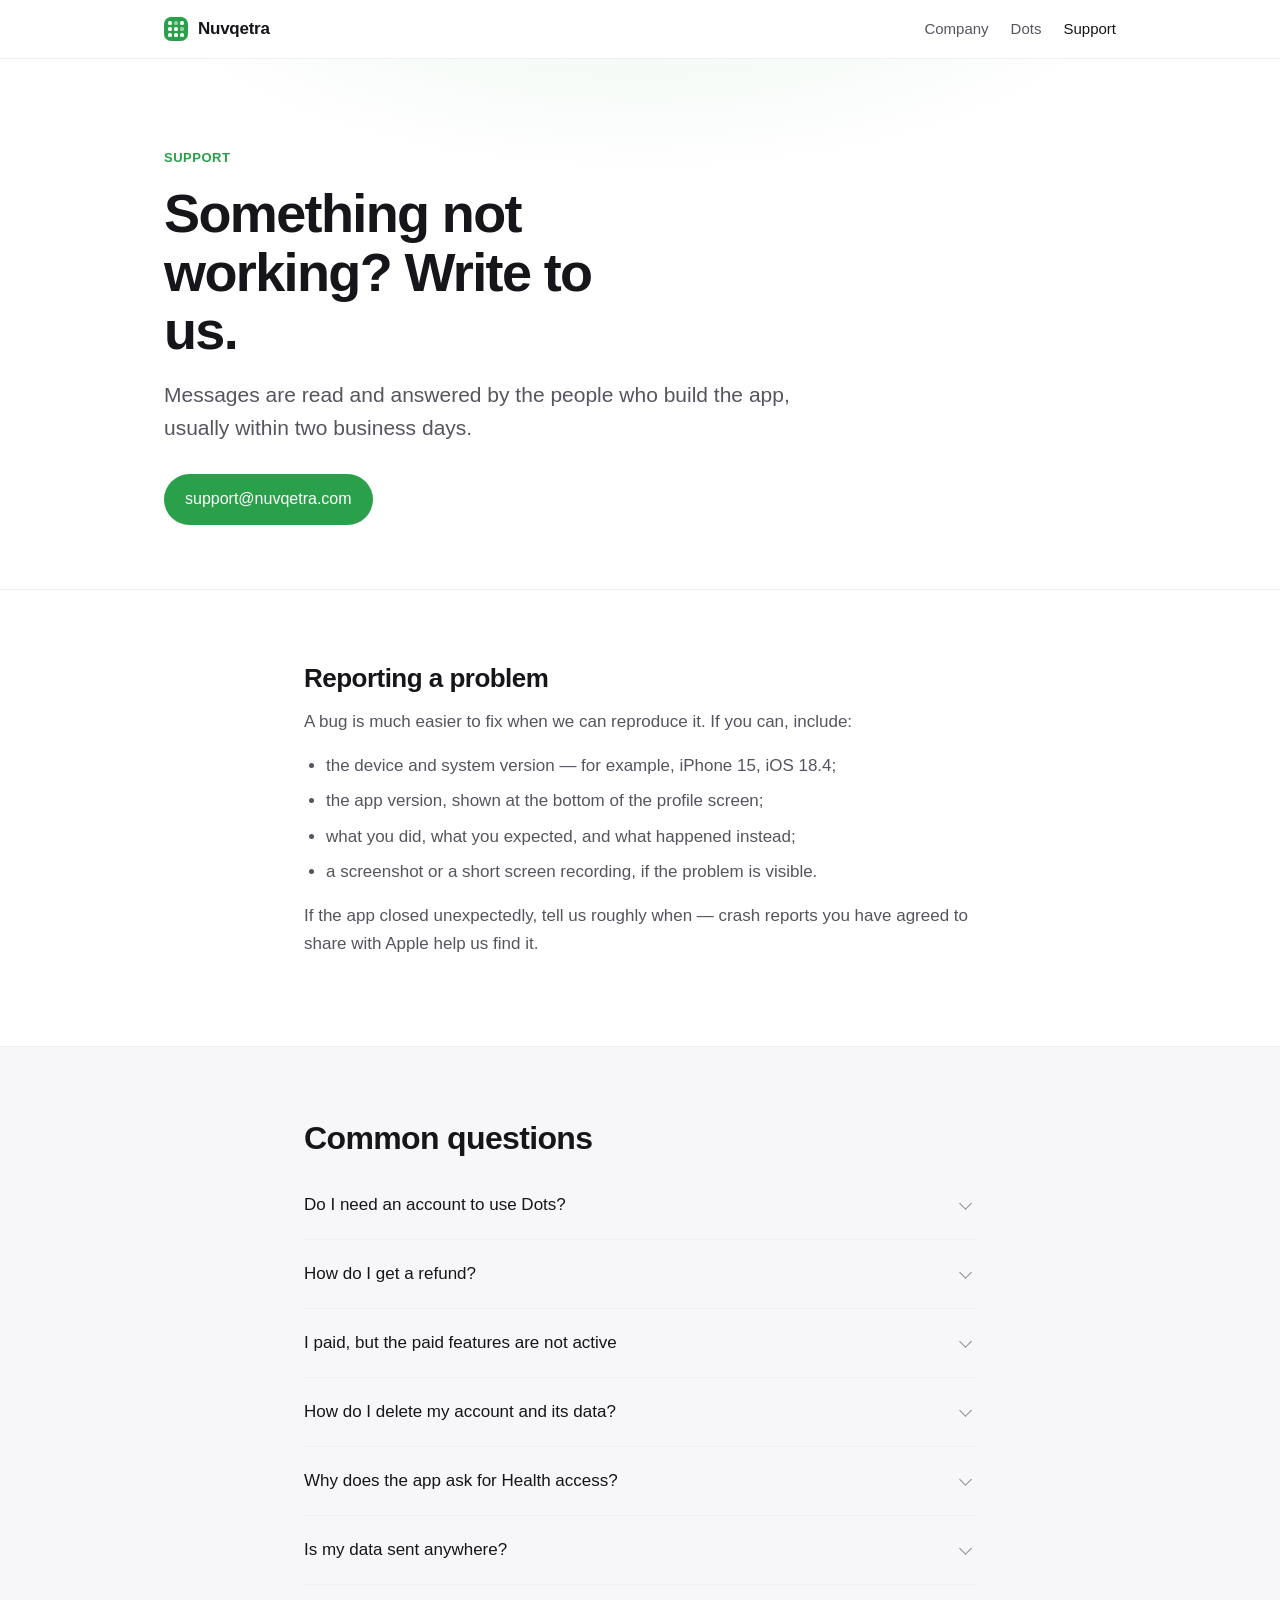
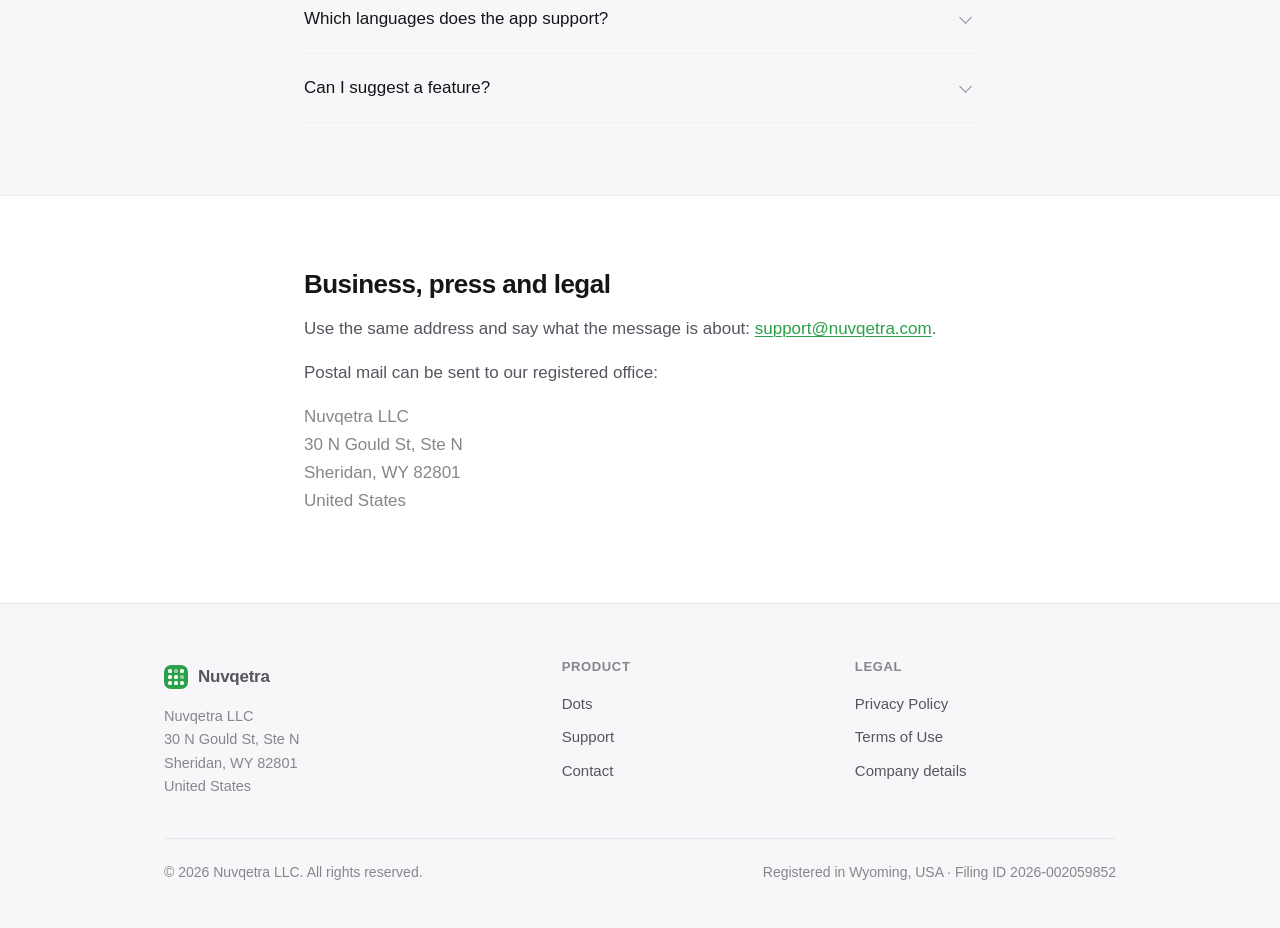
<file: support/index.html>
<!DOCTYPE html>
<html lang="en">
<head>
<meta charset="UTF-8">
<meta name="viewport" content="width=device-width, initial-scale=1">
<title>Support — Nuvqetra LLC</title>
<meta name="description" content="Customer support for Dots and other applications by Nuvqetra LLC.">
<link rel="icon" href="/assets/favicon.svg" type="image/svg+xml">
<link rel="stylesheet" href="/assets/style.css">
</head>
<body>

<header class="site">
  <div class="wrap bar">
    <a class="brand" href="/">
      <span class="mark"><i></i><i></i><i></i><i></i><i></i><i></i><i></i><i></i><i></i></span>
      <span class="name">Nuvqetra</span>
    </a>
    <nav class="main">
      <a href="/">Company</a>
      <a href="/dots/">Dots</a>
      <a href="/support/" aria-current="page">Support</a>
    </nav>
  </div>
</header>

<main>

  <section class="hero">
    <div class="wrap">
      <span class="eyebrow">Support</span>
      <h1>Something not working? Write to us.</h1>
      <p class="lead">Messages are read and answered by the people who build the app,
      usually within two business days.</p>
      <div class="actions">
        <a class="btn" href="mailto:support@nuvqetra.com">support@nuvqetra.com</a>
      </div>
    </div>
  </section>

  <section class="block">
    <div class="wrap narrow">
      <h2 style="margin-top:0">Reporting a problem</h2>
      <p class="soft-text">A bug is much easier to fix when we can reproduce it. If you can,
      include:</p>
      <ul class="soft-text">
        <li>the device and system version — for example, iPhone 15, iOS 18.4;</li>
        <li>the app version, shown at the bottom of the profile screen;</li>
        <li>what you did, what you expected, and what happened instead;</li>
        <li>a screenshot or a short screen recording, if the problem is visible.</li>
      </ul>
      <p class="soft-text">If the app closed unexpectedly, tell us roughly when — crash
      reports you have agreed to share with Apple help us find it.</p>
    </div>
  </section>

  <section class="block soft">
    <div class="wrap narrow">
      <div class="section-head" style="margin-bottom:14px">
        <h2 style="margin-top:0">Common questions</h2>
      </div>

      <div class="faq">

        <details>
          <summary>Do I need an account to use Dots?</summary>
          <div class="answer">
            <p>No. Dots works fully on your device without signing in. An account exists only
            so your data can be synchronised between your own devices, and so you can share
            selected things with friends you have added yourself.</p>
          </div>
        </details>

        <details>
          <summary>How do I get a refund?</summary>
          <div class="answer">
            <p>Purchases are sold and processed by Apple, and refunds are requested from Apple
            directly at <a href="https://reportaproblem.apple.com">reportaproblem.apple.com</a>.
            We cannot issue App Store refunds ourselves — but if something went wrong, write to
            us anyway and we will help you sort it out.</p>
          </div>
        </details>

        <details>
          <summary>I paid, but the paid features are not active</summary>
          <div class="answer">
            <p>Make sure you are signed in to the same Apple Account that made the purchase,
            then use the restore option in the app's profile screen. If that does not help,
            send us the App Store receipt and we will look into it.</p>
          </div>
        </details>

        <details>
          <summary>How do I delete my account and its data?</summary>
          <div class="answer">
            <p>Send the request from the email address associated with the account and we will
            delete the account together with the data stored for it. Data that lives only on
            your device is removed when you delete the app.</p>
          </div>
        </details>

        <details>
          <summary>Why does the app ask for Health access?</summary>
          <div class="answer">
            <p>Only to read your step count, which drives the walking journey. Access is
            requested when you open that feature, it can be refused, and the rest of the app
            works exactly the same without it. Dots never writes anything to Apple Health.</p>
          </div>
        </details>

        <details>
          <summary>Is my data sent anywhere?</summary>
          <div class="answer">
            <p>By default your data stays on the device. Features you switch on yourself —
            synchronisation, sharing with friends, the voice assistant — necessarily involve
            sending the relevant data off the device to work. What is sent, and where, is
            described in the <a href="/dots/privacy/">Privacy Policy</a>.</p>
          </div>
        </details>

        <details>
          <summary>Which languages does the app support?</summary>
          <div class="answer">
            <p>English, Russian, French, German, Spanish, Japanese, Korean and Vietnamese. The
            app follows your system language automatically.</p>
          </div>
        </details>

        <details>
          <summary>Can I suggest a feature?</summary>
          <div class="answer">
            <p>Yes, and we read every suggestion. We say no to most of them — the app stays
            useful by staying small — but the ones that fit do get built.</p>
          </div>
        </details>

      </div>
    </div>
  </section>

  <section class="block">
    <div class="wrap narrow">
      <h2 style="margin-top:0">Business, press and legal</h2>
      <p class="soft-text">Use the same address and say what the message is about:
      <a href="mailto:support@nuvqetra.com">support@nuvqetra.com</a>.</p>
      <p class="soft-text">Postal mail can be sent to our registered office:</p>
      <p class="muted">Nuvqetra LLC<br>
      30 N Gould St, Ste N<br>
      Sheridan, WY 82801<br>
      United States</p>
    </div>
  </section>

</main>

<footer class="site">
  <div class="wrap">
    <div class="foot">
      <div>
        <a class="brand" href="/">
          <span class="mark"><i></i><i></i><i></i><i></i><i></i><i></i><i></i><i></i><i></i></span>
          <span class="name">Nuvqetra</span>
        </a>
        <address>
          Nuvqetra LLC<br>
          30 N Gould St, Ste N<br>
          Sheridan, WY 82801<br>
          United States
        </address>
      </div>
      <div>
        <h4>Product</h4>
        <ul>
          <li><a href="/dots/">Dots</a></li>
          <li><a href="/support/">Support</a></li>
          <li><a href="mailto:support@nuvqetra.com">Contact</a></li>
        </ul>
      </div>
      <div>
        <h4>Legal</h4>
        <ul>
          <li><a href="/dots/privacy/">Privacy Policy</a></li>
          <li><a href="/terms/">Terms of Use</a></li>
          <li><a href="/company/">Company details</a></li>
        </ul>
      </div>
    </div>
    <div class="foot-bottom">
      <span>© 2026 Nuvqetra LLC. All rights reserved.</span>
      <span>Registered in Wyoming, USA · Filing ID 2026-002059852</span>
    </div>
  </div>
</footer>

</body>
</html>
</file>
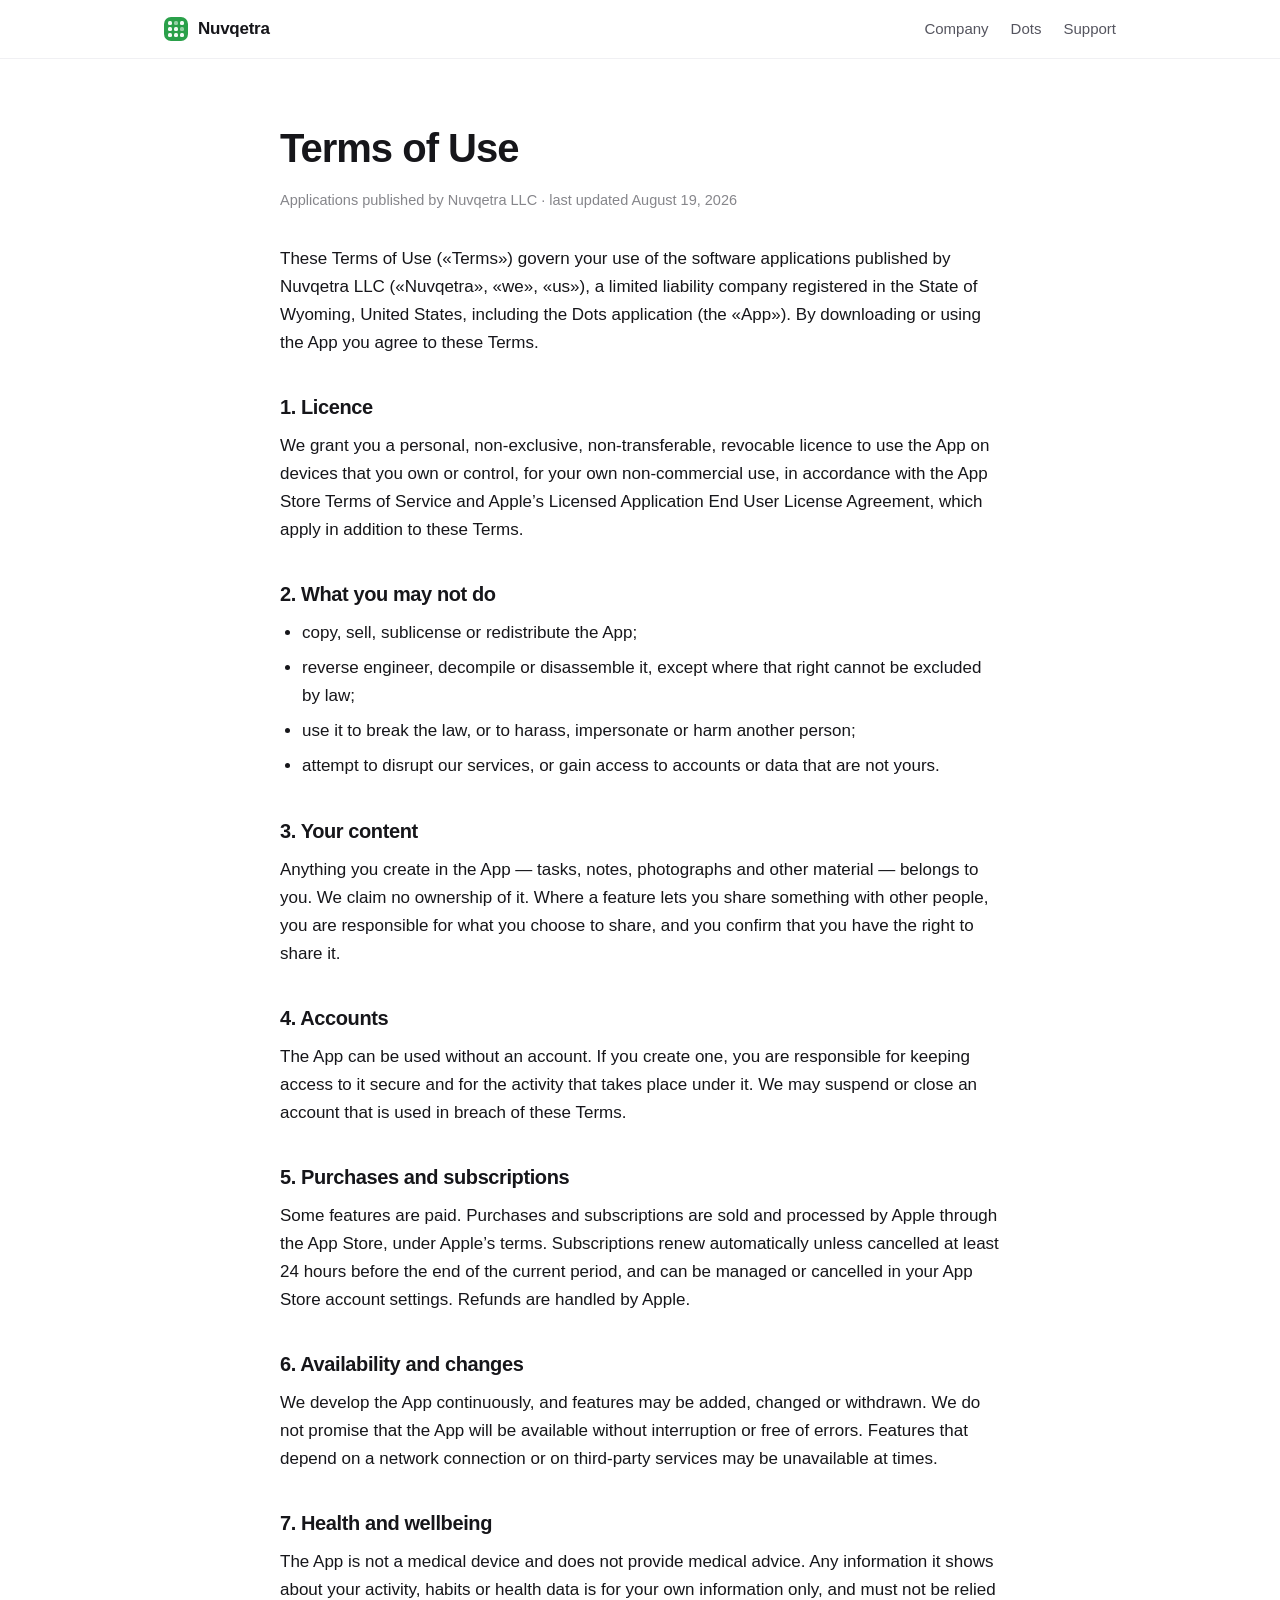
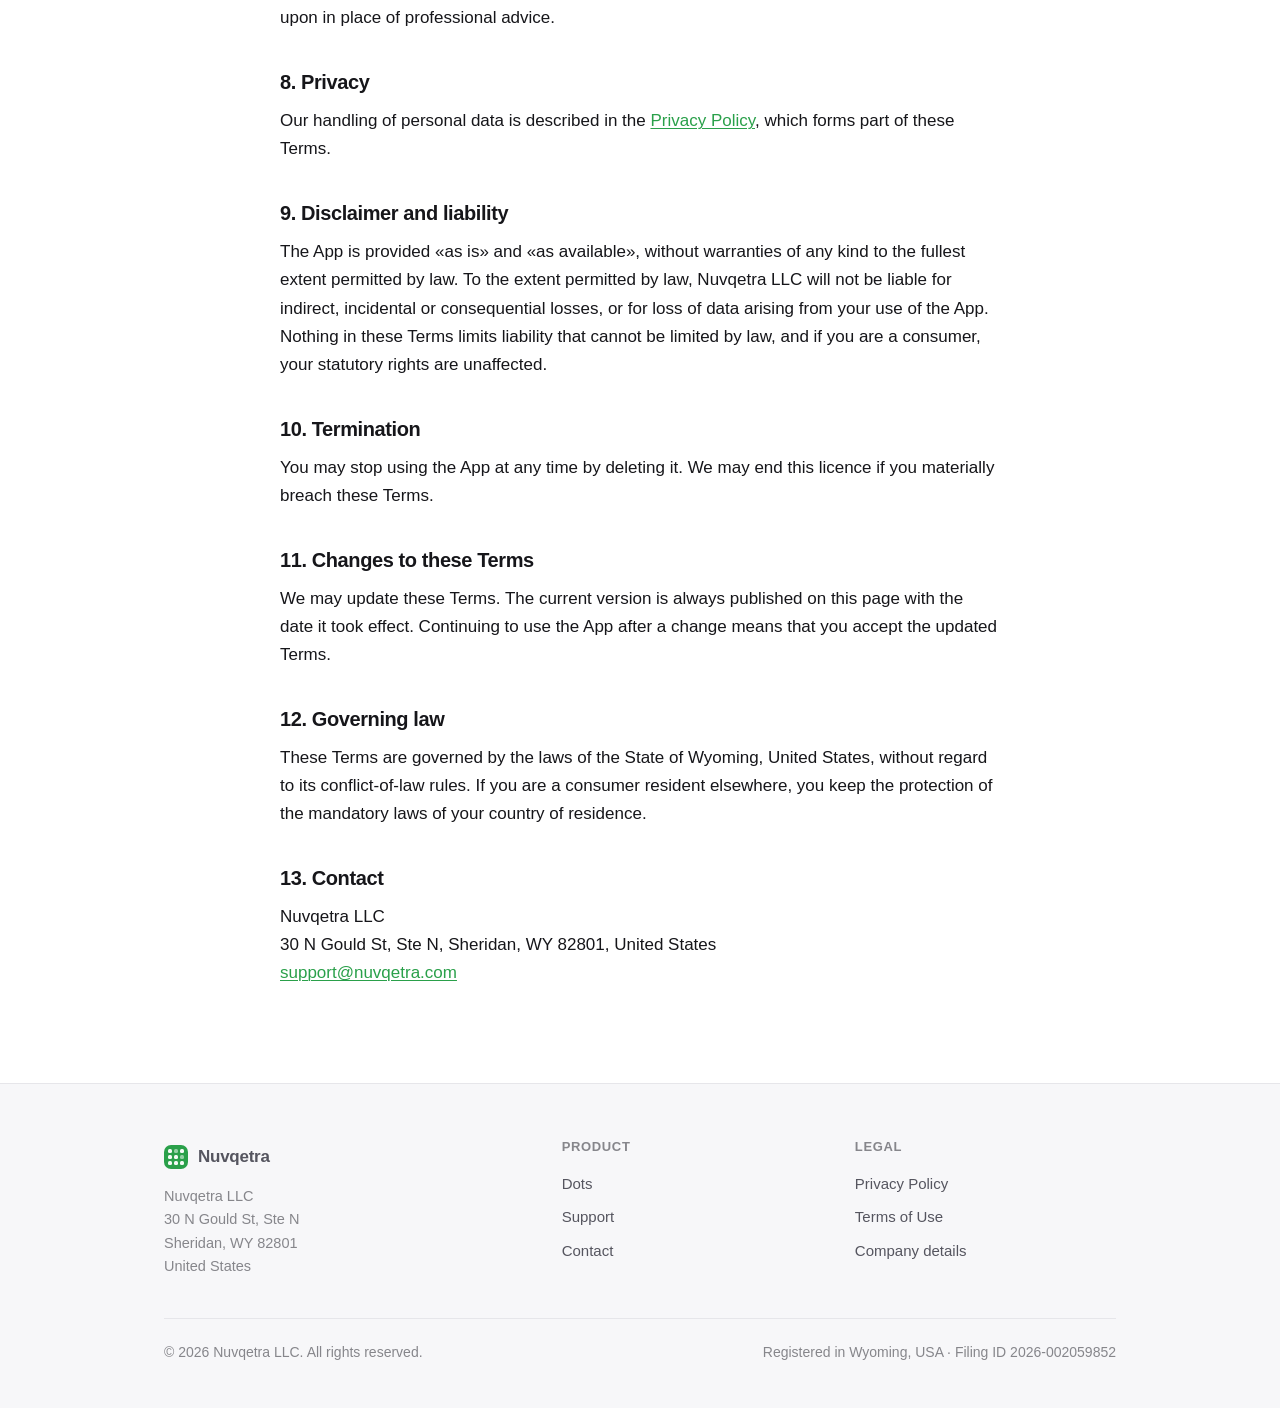
<file: terms/index.html>
<!DOCTYPE html>
<html lang="en">
<head>
<meta charset="UTF-8">
<meta name="viewport" content="width=device-width, initial-scale=1">
<title>Terms of Use — Nuvqetra LLC</title>
<meta name="description" content="Terms of Use for applications published by Nuvqetra LLC.">
<link rel="icon" href="/assets/favicon.svg" type="image/svg+xml">
<link rel="stylesheet" href="/assets/style.css">
</head>
<body>

<header class="site">
  <div class="wrap bar">
    <a class="brand" href="/">
      <span class="mark"><i></i><i></i><i></i><i></i><i></i><i></i><i></i><i></i><i></i></span>
      <span class="name">Nuvqetra</span>
    </a>
    <nav class="main">
      <a href="/">Company</a>
      <a href="/dots/">Dots</a>
      <a href="/support/">Support</a>
    </nav>
  </div>
</header>

<main class="wrap narrow doc">

  <h1>Terms of Use</h1>
  <p class="updated">Applications published by Nuvqetra LLC &middot; last updated August 19, 2026</p>

  <p>These Terms of Use (&laquo;Terms&raquo;) govern your use of the software applications published
  by Nuvqetra LLC (&laquo;Nuvqetra&raquo;, &laquo;we&raquo;, &laquo;us&raquo;), a limited liability company registered in the
  State of Wyoming, United States, including the Dots application (the &laquo;App&raquo;). By downloading
  or using the App you agree to these Terms.</p>

  <h2>1. Licence</h2>
  <p>We grant you a personal, non-exclusive, non-transferable, revocable licence to use the App
  on devices that you own or control, for your own non-commercial use, in accordance with the
  App Store Terms of Service and Apple&rsquo;s Licensed Application End User License Agreement,
  which apply in addition to these Terms.</p>

  <h2>2. What you may not do</h2>
  <ul>
    <li>copy, sell, sublicense or redistribute the App;</li>
    <li>reverse engineer, decompile or disassemble it, except where that right cannot be
    excluded by law;</li>
    <li>use it to break the law, or to harass, impersonate or harm another person;</li>
    <li>attempt to disrupt our services, or gain access to accounts or data that are not yours.</li>
  </ul>

  <h2>3. Your content</h2>
  <p>Anything you create in the App &mdash; tasks, notes, photographs and other material &mdash;
  belongs to you. We claim no ownership of it. Where a feature lets you share something with
  other people, you are responsible for what you choose to share, and you confirm that you have
  the right to share it.</p>

  <h2>4. Accounts</h2>
  <p>The App can be used without an account. If you create one, you are responsible for keeping
  access to it secure and for the activity that takes place under it. We may suspend or close an
  account that is used in breach of these Terms.</p>

  <h2>5. Purchases and subscriptions</h2>
  <p>Some features are paid. Purchases and subscriptions are sold and processed by Apple through
  the App Store, under Apple&rsquo;s terms. Subscriptions renew automatically unless cancelled at
  least 24 hours before the end of the current period, and can be managed or cancelled in your
  App Store account settings. Refunds are handled by Apple.</p>

  <h2>6. Availability and changes</h2>
  <p>We develop the App continuously, and features may be added, changed or withdrawn. We do not
  promise that the App will be available without interruption or free of errors. Features that
  depend on a network connection or on third-party services may be unavailable at times.</p>

  <h2>7. Health and wellbeing</h2>
  <p>The App is not a medical device and does not provide medical advice. Any information it
  shows about your activity, habits or health data is for your own information only, and must
  not be relied upon in place of professional advice.</p>

  <h2>8. Privacy</h2>
  <p>Our handling of personal data is described in the
  <a href="/dots/privacy/">Privacy Policy</a>, which forms part of these Terms.</p>

  <h2>9. Disclaimer and liability</h2>
  <p>The App is provided &laquo;as is&raquo; and &laquo;as available&raquo;, without warranties of any kind to the
  fullest extent permitted by law. To the extent permitted by law, Nuvqetra LLC will not be
  liable for indirect, incidental or consequential losses, or for loss of data arising from your
  use of the App. Nothing in these Terms limits liability that cannot be limited by law, and if
  you are a consumer, your statutory rights are unaffected.</p>

  <h2>10. Termination</h2>
  <p>You may stop using the App at any time by deleting it. We may end this licence if you
  materially breach these Terms.</p>

  <h2>11. Changes to these Terms</h2>
  <p>We may update these Terms. The current version is always published on this page with the
  date it took effect. Continuing to use the App after a change means that you accept the
  updated Terms.</p>

  <h2>12. Governing law</h2>
  <p>These Terms are governed by the laws of the State of Wyoming, United States, without regard
  to its conflict-of-law rules. If you are a consumer resident elsewhere, you keep the
  protection of the mandatory laws of your country of residence.</p>

  <h2>13. Contact</h2>
  <p>Nuvqetra LLC<br>
  30 N Gould St, Ste N, Sheridan, WY 82801, United States<br>
  <a href="mailto:support@nuvqetra.com">support@nuvqetra.com</a></p>

</main>

<footer class="site">
  <div class="wrap">
    <div class="foot">
      <div>
        <a class="brand" href="/">
          <span class="mark"><i></i><i></i><i></i><i></i><i></i><i></i><i></i><i></i><i></i></span>
          <span class="name">Nuvqetra</span>
        </a>
        <address>
          Nuvqetra LLC<br>
          30 N Gould St, Ste N<br>
          Sheridan, WY 82801<br>
          United States
        </address>
      </div>
      <div>
        <h4>Product</h4>
        <ul>
          <li><a href="/dots/">Dots</a></li>
          <li><a href="/support/">Support</a></li>
          <li><a href="mailto:support@nuvqetra.com">Contact</a></li>
        </ul>
      </div>
      <div>
        <h4>Legal</h4>
        <ul>
          <li><a href="/dots/privacy/">Privacy Policy</a></li>
          <li><a href="/terms/">Terms of Use</a></li>
          <li><a href="/company/">Company details</a></li>
        </ul>
      </div>
    </div>
    <div class="foot-bottom">
      <span>&copy; 2026 Nuvqetra LLC. All rights reserved.</span>
      <span>Registered in Wyoming, USA &middot; Filing ID 2026-002059852</span>
    </div>
  </div>
</footer>

</body>
</html>
</file>
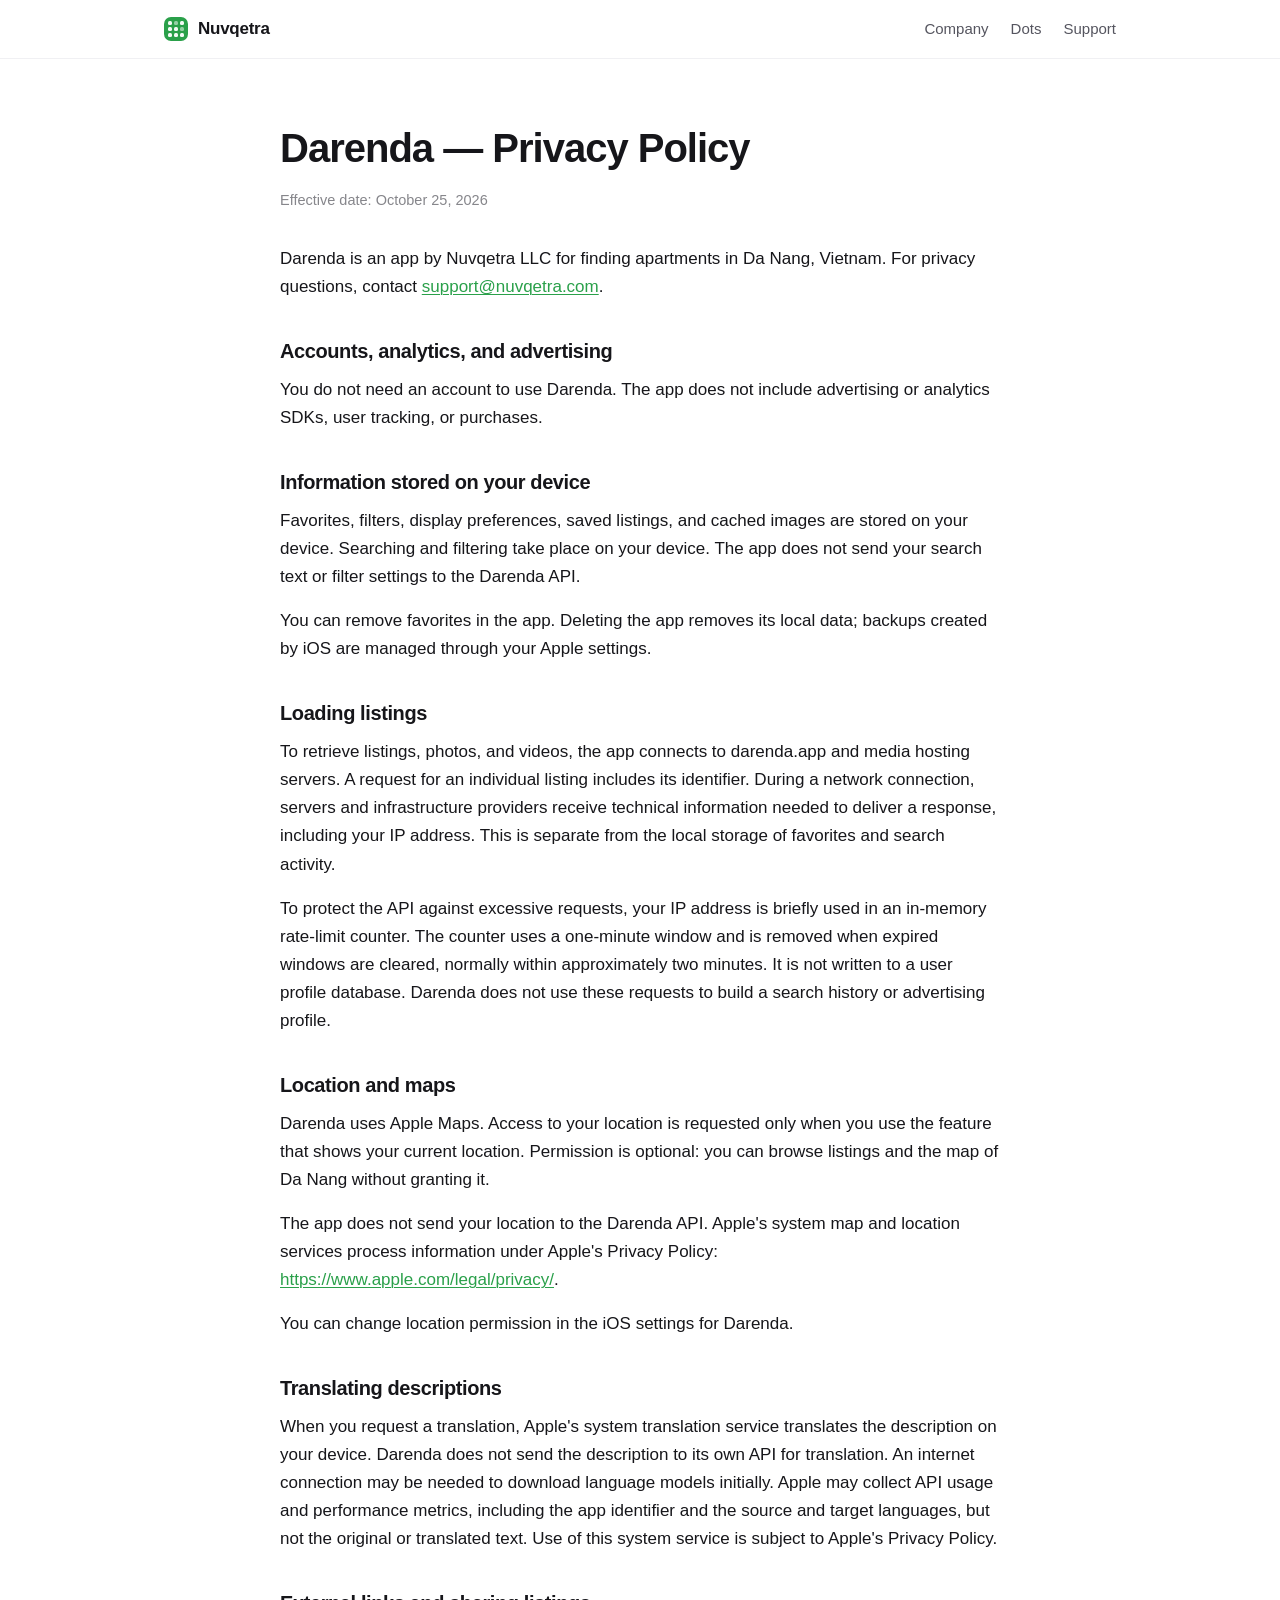
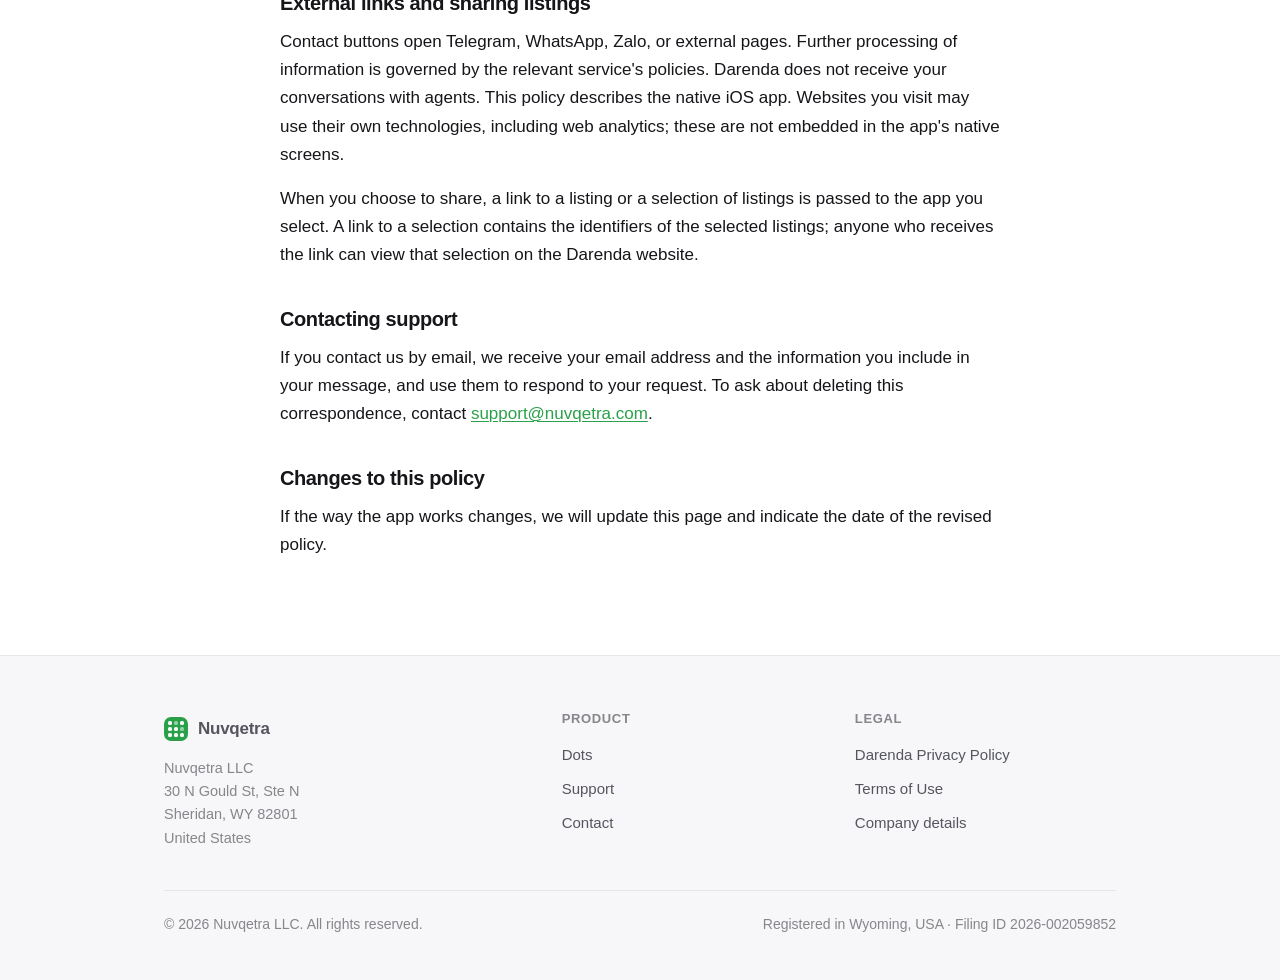
<file: darenda/privacy/index.html>
<!DOCTYPE html>
<html lang="en">
<head>
<meta charset="UTF-8">
<meta name="viewport" content="width=device-width, initial-scale=1">
<title>Darenda — Privacy Policy · Nuvqetra LLC</title>
<meta name="description" content="Privacy Policy for the Darenda app by Nuvqetra LLC.">
<link rel="icon" href="/assets/favicon.svg" type="image/svg+xml">
<link rel="stylesheet" href="/assets/style.css">
</head>
<body>

<header class="site">
  <div class="wrap bar">
    <a class="brand" href="/">
      <span class="mark"><i></i><i></i><i></i><i></i><i></i><i></i><i></i><i></i><i></i></span>
      <span class="name">Nuvqetra</span>
    </a>
    <nav class="main">
      <a href="/">Company</a>
      <a href="/dots/">Dots</a>
      <a href="/support/">Support</a>
    </nav>
  </div>
</header>

<main class="wrap narrow doc">
<h1>Darenda — Privacy Policy</h1>
<p class="updated">Effective date: October 25, 2026</p>
<p>Darenda is an app by Nuvqetra LLC for finding apartments in Da Nang, Vietnam. For privacy questions, contact <a href="mailto:support@nuvqetra.com">support@nuvqetra.com</a>.</p>
<h2>Accounts, analytics, and advertising</h2>
<p>You do not need an account to use Darenda. The app does not include advertising or analytics SDKs, user tracking, or purchases.</p>
<h2>Information stored on your device</h2>
<p>Favorites, filters, display preferences, saved listings, and cached images are stored on your device. Searching and filtering take place on your device. The app does not send your search text or filter settings to the Darenda API.</p>
<p>You can remove favorites in the app. Deleting the app removes its local data; backups created by iOS are managed through your Apple settings.</p>
<h2>Loading listings</h2>
<p>To retrieve listings, photos, and videos, the app connects to darenda.app and media hosting servers. A request for an individual listing includes its identifier. During a network connection, servers and infrastructure providers receive technical information needed to deliver a response, including your IP address. This is separate from the local storage of favorites and search activity.</p>
<p>To protect the API against excessive requests, your IP address is briefly used in an in-memory rate-limit counter. The counter uses a one-minute window and is removed when expired windows are cleared, normally within approximately two minutes. It is not written to a user profile database. Darenda does not use these requests to build a search history or advertising profile.</p>
<h2>Location and maps</h2>
<p>Darenda uses Apple Maps. Access to your location is requested only when you use the feature that shows your current location. Permission is optional: you can browse listings and the map of Da Nang without granting it.</p>
<p>The app does not send your location to the Darenda API. Apple&#x27;s system map and location services process information under Apple&#x27;s Privacy Policy: <a href="https://www.apple.com/legal/privacy/">https://www.apple.com/legal/privacy/</a>.</p>
<p>You can change location permission in the iOS settings for Darenda.</p>
<h2>Translating descriptions</h2>
<p>When you request a translation, Apple&#x27;s system translation service translates the description on your device. Darenda does not send the description to its own API for translation. An internet connection may be needed to download language models initially. Apple may collect API usage and performance metrics, including the app identifier and the source and target languages, but not the original or translated text. Use of this system service is subject to Apple&#x27;s Privacy Policy.</p>
<h2>External links and sharing listings</h2>
<p>Contact buttons open Telegram, WhatsApp, Zalo, or external pages. Further processing of information is governed by the relevant service&#x27;s policies. Darenda does not receive your conversations with agents. This policy describes the native iOS app. Websites you visit may use their own technologies, including web analytics; these are not embedded in the app&#x27;s native screens.</p>
<p>When you choose to share, a link to a listing or a selection of listings is passed to the app you select. A link to a selection contains the identifiers of the selected listings; anyone who receives the link can view that selection on the Darenda website.</p>
<h2>Contacting support</h2>
<p>If you contact us by email, we receive your email address and the information you include in your message, and use them to respond to your request. To ask about deleting this correspondence, contact <a href="mailto:support@nuvqetra.com">support@nuvqetra.com</a>.</p>
<h2>Changes to this policy</h2>
<p>If the way the app works changes, we will update this page and indicate the date of the revised policy.</p>
</main>
<footer class="site">
  <div class="wrap">
    <div class="foot">
      <div>
        <a class="brand" href="/">
          <span class="mark"><i></i><i></i><i></i><i></i><i></i><i></i><i></i><i></i><i></i></span>
          <span class="name">Nuvqetra</span>
        </a>
        <address>
          Nuvqetra LLC<br>
          30 N Gould St, Ste N<br>
          Sheridan, WY 82801<br>
          United States
        </address>
      </div>
      <div>
        <h4>Product</h4>
        <ul>
          <li><a href="/dots/">Dots</a></li>
          <li><a href="/support/">Support</a></li>
          <li><a href="mailto:support@nuvqetra.com">Contact</a></li>
        </ul>
      </div>
      <div>
        <h4>Legal</h4>
        <ul>
          <li><a href="/darenda/privacy/">Darenda Privacy Policy</a></li>
          <li><a href="/terms/">Terms of Use</a></li>
          <li><a href="/company/">Company details</a></li>
        </ul>
      </div>
    </div>
    <div class="foot-bottom">
      <span>© 2026 Nuvqetra LLC. All rights reserved.</span>
      <span>Registered in Wyoming, USA · Filing ID 2026-002059852</span>
    </div>
  </div>
</footer>

</body>
</html>
</file>
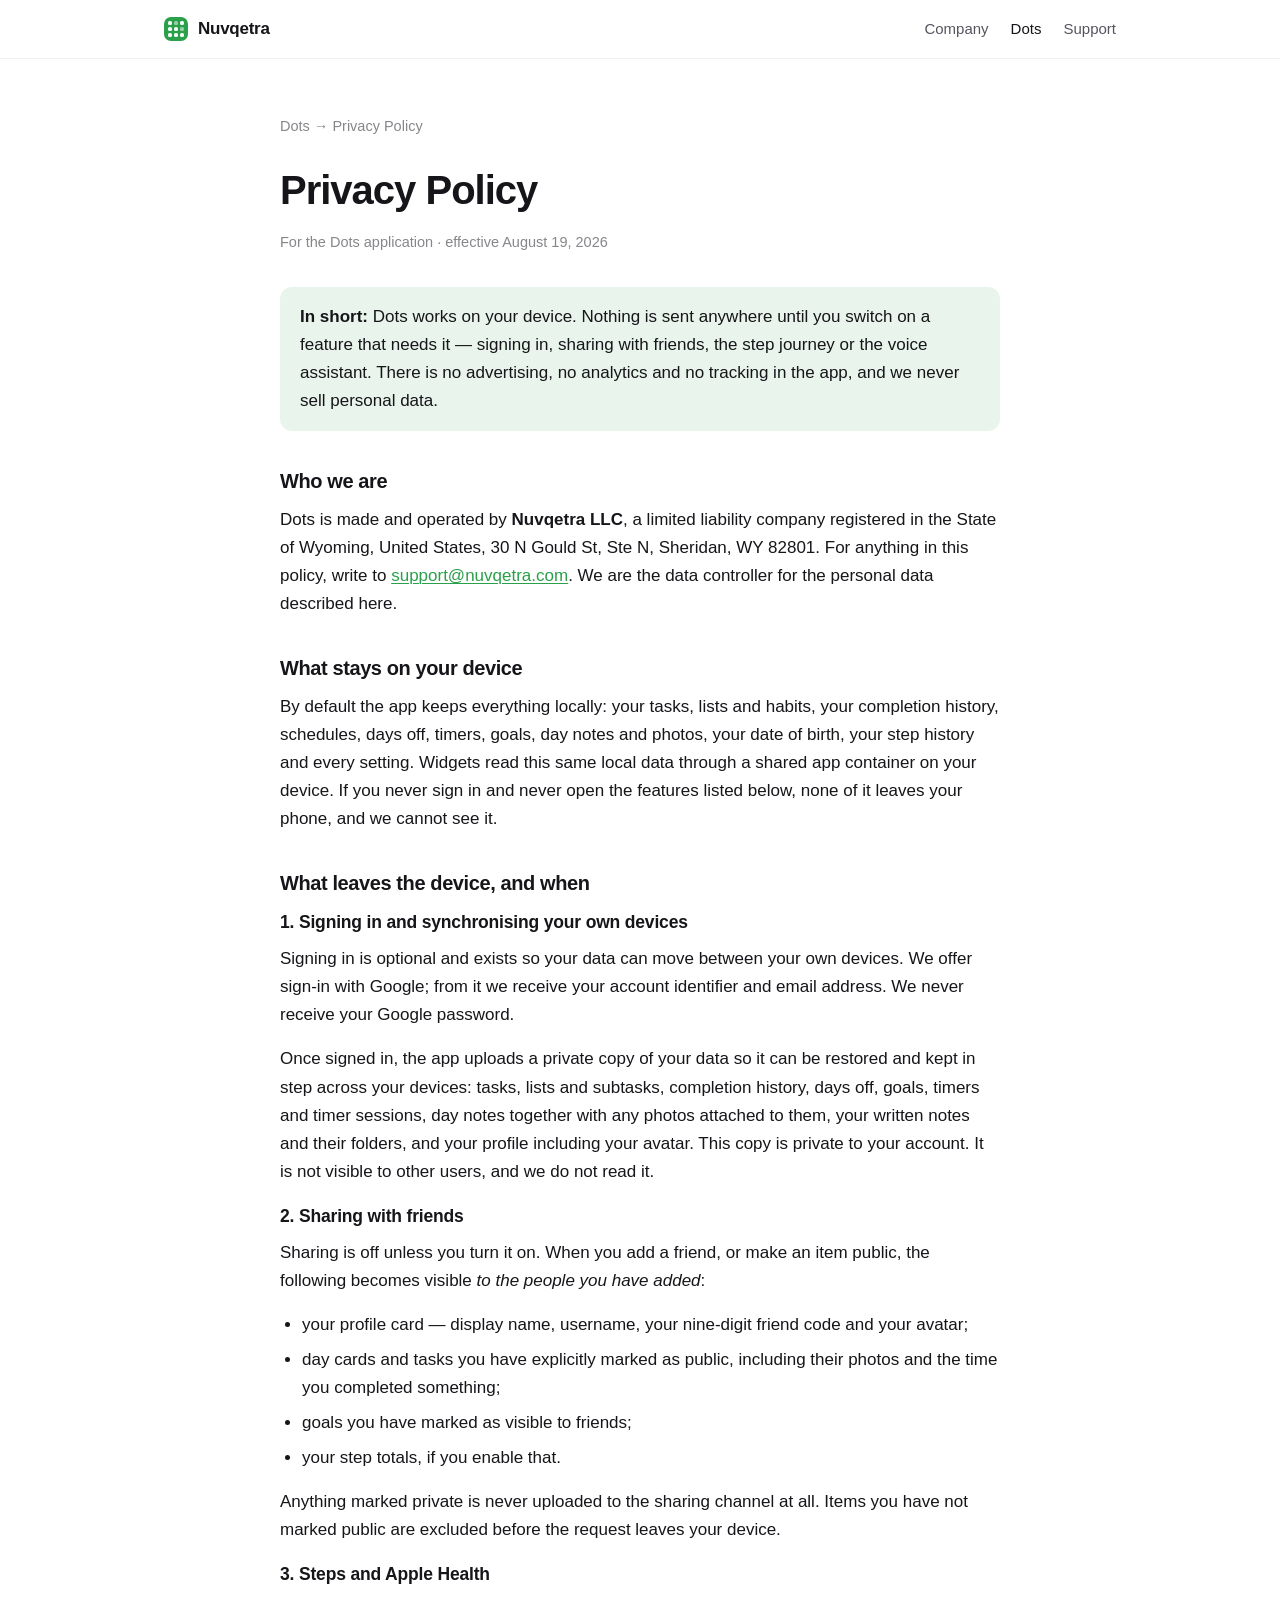
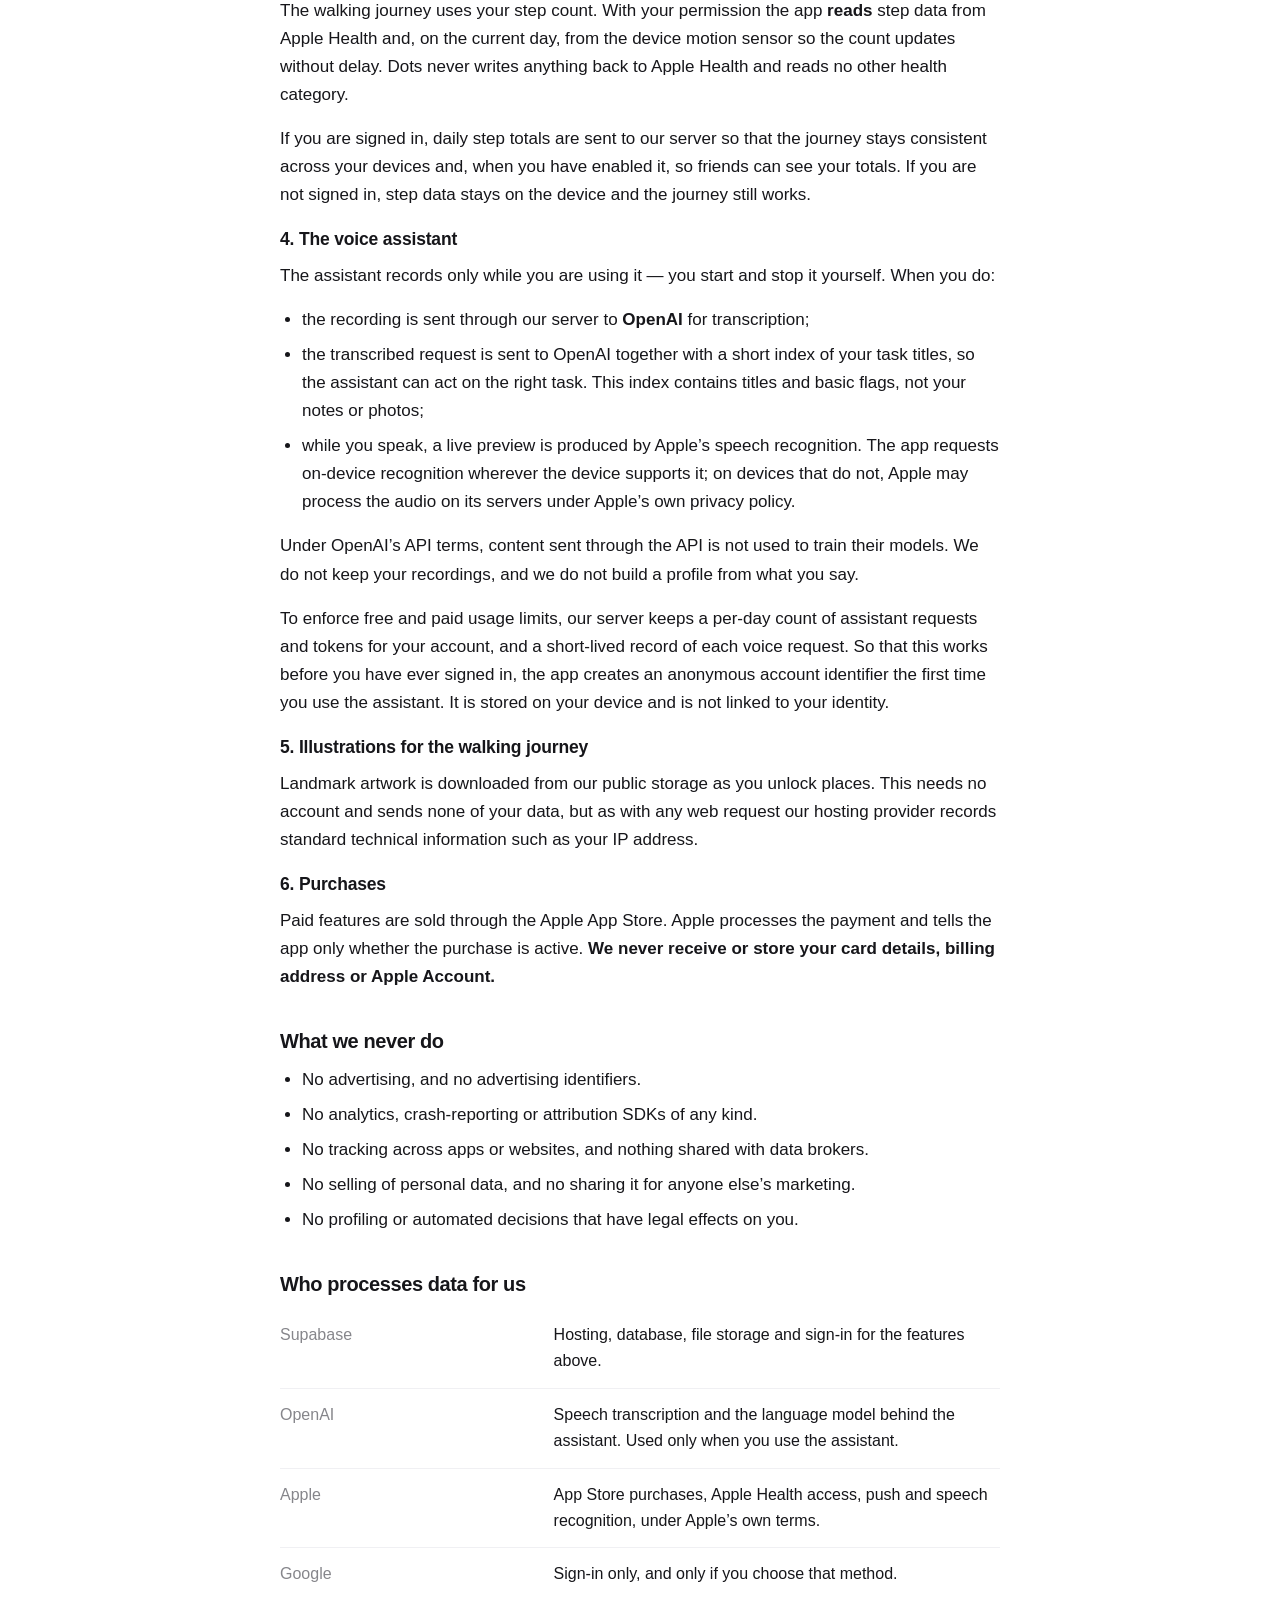
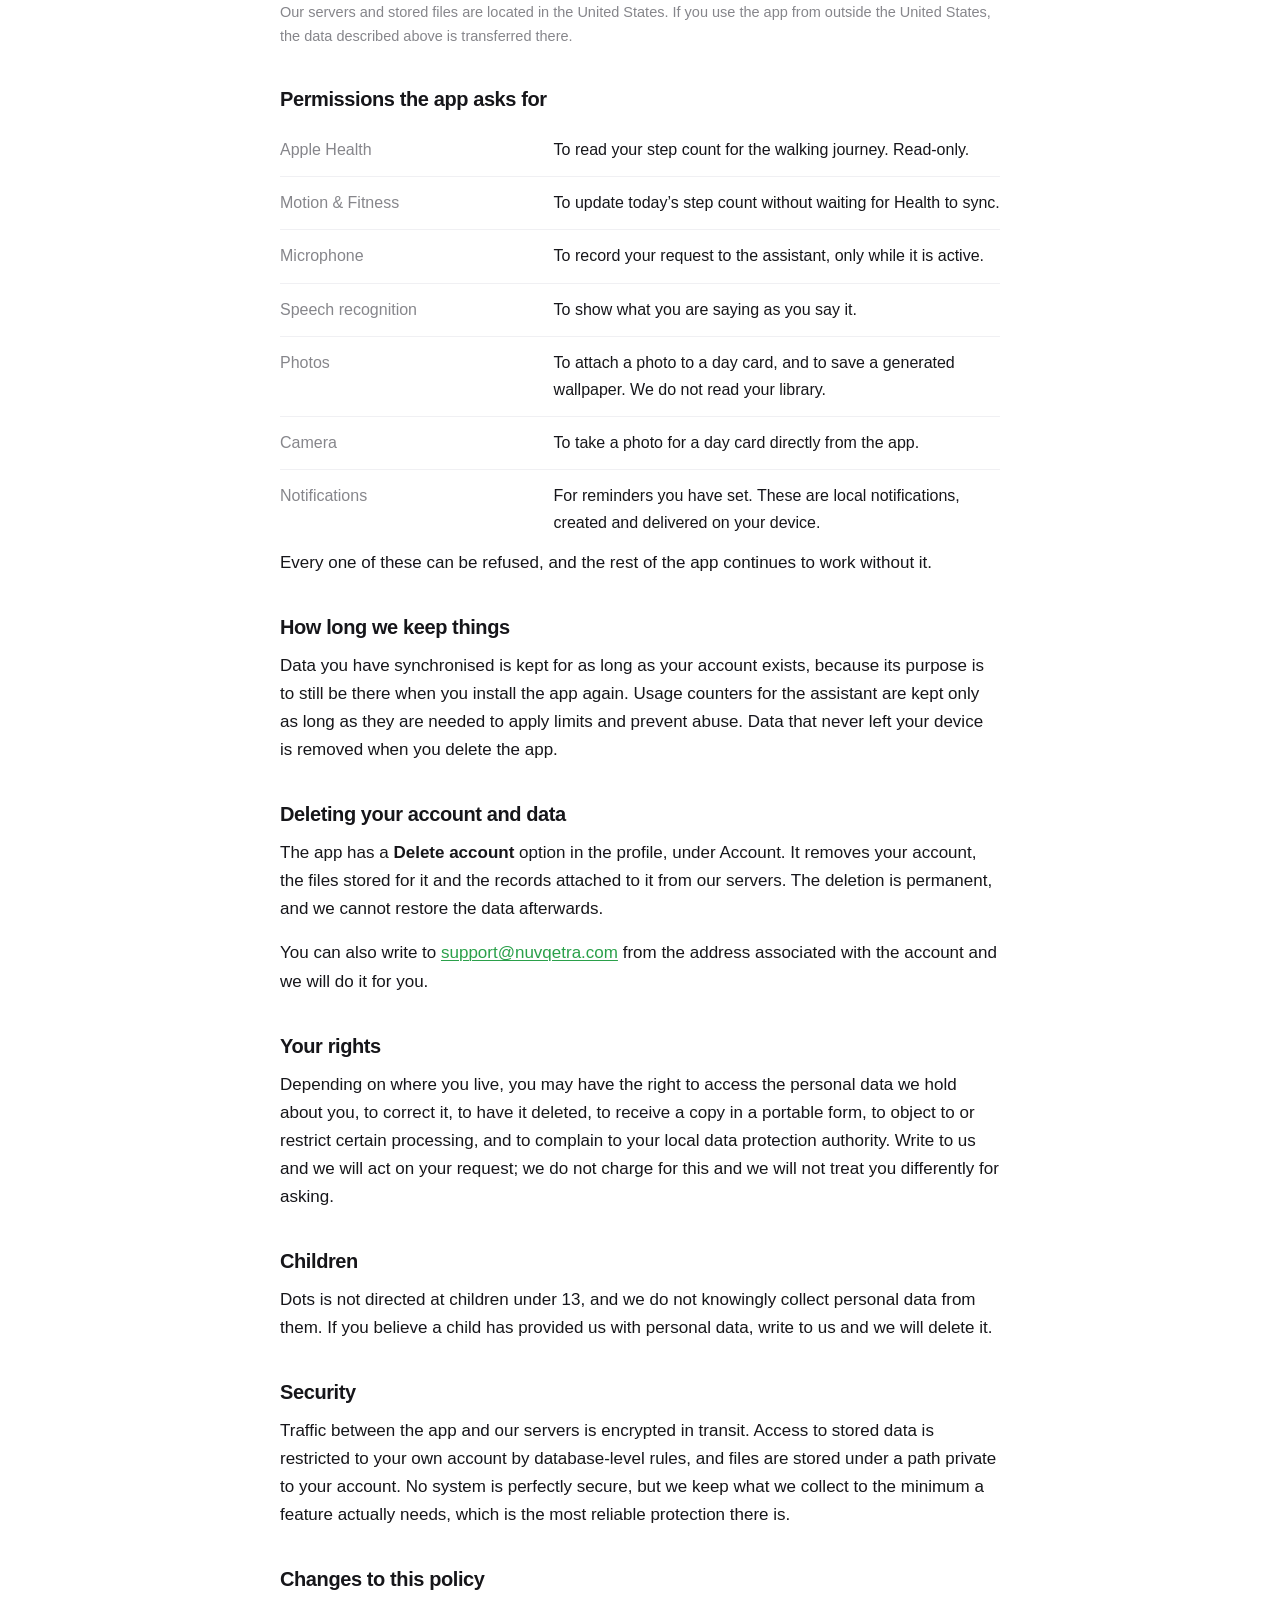
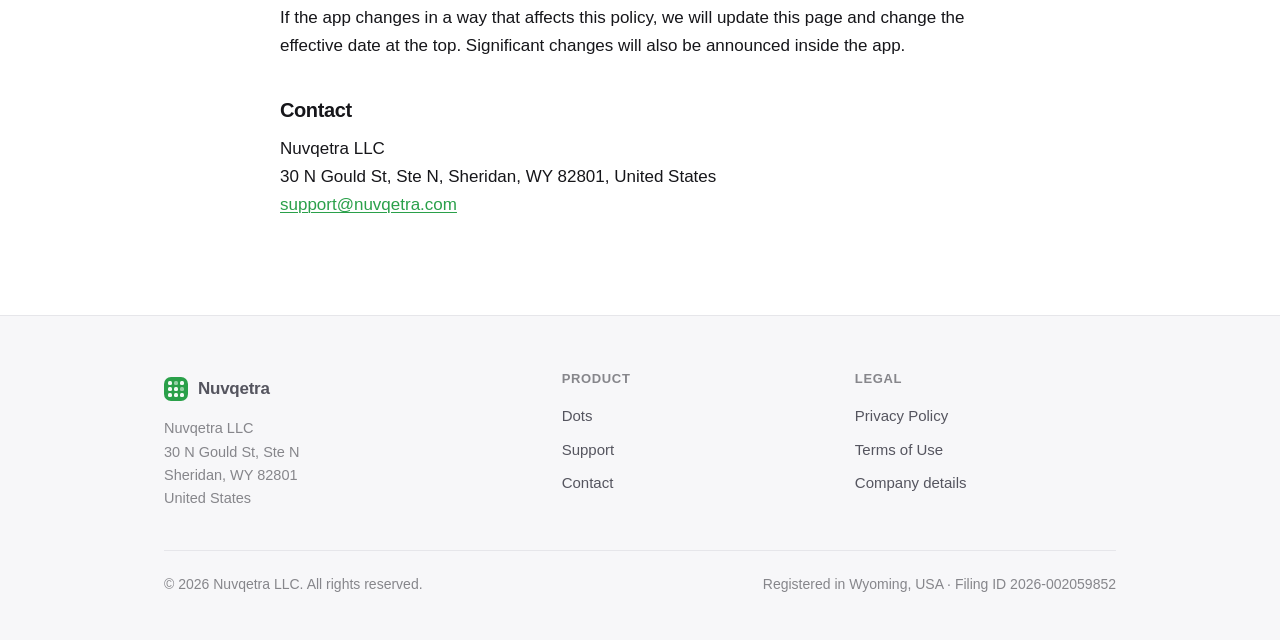
<file: dots/privacy/index.html>
<!DOCTYPE html>
<html lang="en">
<head>
<meta charset="UTF-8">
<meta name="viewport" content="width=device-width, initial-scale=1">
<title>Dots — Privacy Policy · Nuvqetra LLC</title>
<meta name="description" content="Privacy Policy for the Dots application by Nuvqetra LLC.">
<link rel="icon" href="/assets/favicon.svg" type="image/svg+xml">
<link rel="stylesheet" href="/assets/style.css">
</head>
<body>

<header class="site">
  <div class="wrap bar">
    <a class="brand" href="/">
      <span class="mark"><i></i><i></i><i></i><i></i><i></i><i></i><i></i><i></i><i></i></span>
      <span class="name">Nuvqetra</span>
    </a>
    <nav class="main">
      <a href="/">Company</a>
      <a href="/dots/" aria-current="page">Dots</a>
      <a href="/support/">Support</a>
    </nav>
  </div>
</header>

<main class="wrap narrow doc">

  <p class="crumbs"><a href="/dots/">Dots</a> &rarr; Privacy Policy</p>

  <h1>Privacy Policy</h1>
  <p class="updated">For the Dots application &middot; effective August 19, 2026</p>

  <div class="callout">
    <p><strong>In short:</strong> Dots works on your device. Nothing is sent anywhere until
    you switch on a feature that needs it &mdash; signing in, sharing with friends, the step
    journey or the voice assistant. There is no advertising, no analytics and no tracking in
    the app, and we never sell personal data.</p>
  </div>

  <h2>Who we are</h2>
  <p>Dots is made and operated by <strong>Nuvqetra LLC</strong>, a limited liability company
  registered in the State of Wyoming, United States, 30 N Gould St, Ste N, Sheridan, WY 82801.
  For anything in this policy, write to
  <a href="mailto:support@nuvqetra.com">support@nuvqetra.com</a>. We are the data controller for the
  personal data described here.</p>

  <h2>What stays on your device</h2>
  <p>By default the app keeps everything locally: your tasks, lists and habits, your completion
  history, schedules, days off, timers, goals, day notes and photos, your date of birth, your
  step history and every setting. Widgets read this same local data through a shared app
  container on your device. If you never sign in and never open the features listed below,
  none of it leaves your phone, and we cannot see it.</p>

  <h2>What leaves the device, and when</h2>

  <h3>1. Signing in and synchronising your own devices</h3>
  <p>Signing in is optional and exists so your data can move between your own devices. We
  offer sign-in with Google; from it we receive your account identifier and email address. We
  never receive your Google password.</p>
  <p>Once signed in, the app uploads a private copy of your data so it can be restored and kept
  in step across your devices: tasks, lists and subtasks, completion history, days off, goals,
  timers and timer sessions, day notes together with any photos attached to them, your written
  notes and their folders, and your profile including your avatar. This copy is private to your
  account. It is not visible to other users, and we do not read it.</p>

  <h3>2. Sharing with friends</h3>
  <p>Sharing is off unless you turn it on. When you add a friend, or make an item public, the
  following becomes visible <em>to the people you have added</em>:</p>
  <ul>
    <li>your profile card &mdash; display name, username, your nine-digit friend code and your
    avatar;</li>
    <li>day cards and tasks you have explicitly marked as public, including their photos and
    the time you completed something;</li>
    <li>goals you have marked as visible to friends;</li>
    <li>your step totals, if you enable that.</li>
  </ul>
  <p>Anything marked private is never uploaded to the sharing channel at all. Items you have
  not marked public are excluded before the request leaves your device.</p>

  <h3>3. Steps and Apple Health</h3>
  <p>The walking journey uses your step count. With your permission the app <strong>reads</strong>
  step data from Apple Health and, on the current day, from the device motion sensor so the
  count updates without delay. Dots never writes anything back to Apple Health and reads no
  other health category.</p>
  <p>If you are signed in, daily step totals are sent to our server so that the journey stays
  consistent across your devices and, when you have enabled it, so friends can see your totals.
  If you are not signed in, step data stays on the device and the journey still works.</p>

  <h3>4. The voice assistant</h3>
  <p>The assistant records only while you are using it &mdash; you start and stop it yourself.
  When you do:</p>
  <ul>
    <li>the recording is sent through our server to <strong>OpenAI</strong> for transcription;</li>
    <li>the transcribed request is sent to OpenAI together with a short index of your task
    titles, so the assistant can act on the right task. This index contains titles and basic
    flags, not your notes or photos;</li>
    <li>while you speak, a live preview is produced by Apple&rsquo;s speech recognition. The app
    requests on-device recognition wherever the device supports it; on devices that do not, Apple
    may process the audio on its servers under Apple&rsquo;s own privacy policy.</li>
  </ul>
  <p>Under OpenAI&rsquo;s API terms, content sent through the API is not used to train their
  models. We do not keep your recordings, and we do not build a profile from what you say.</p>
  <p>To enforce free and paid usage limits, our server keeps a per-day count of assistant
  requests and tokens for your account, and a short-lived record of each voice request. So that
  this works before you have ever signed in, the app creates an anonymous account identifier
  the first time you use the assistant. It is stored on your device and is not linked to your
  identity.</p>

  <h3>5. Illustrations for the walking journey</h3>
  <p>Landmark artwork is downloaded from our public storage as you unlock places. This needs no
  account and sends none of your data, but as with any web request our hosting provider records
  standard technical information such as your IP address.</p>

  <h3>6. Purchases</h3>
  <p>Paid features are sold through the Apple App Store. Apple processes the payment and tells
  the app only whether the purchase is active. <strong>We never receive or store your card
  details, billing address or Apple Account.</strong></p>

  <h2>What we never do</h2>
  <ul>
    <li>No advertising, and no advertising identifiers.</li>
    <li>No analytics, crash-reporting or attribution SDKs of any kind.</li>
    <li>No tracking across apps or websites, and nothing shared with data brokers.</li>
    <li>No selling of personal data, and no sharing it for anyone else&rsquo;s marketing.</li>
    <li>No profiling or automated decisions that have legal effects on you.</li>
  </ul>

  <h2>Who processes data for us</h2>
  <table class="facts">
    <tr><th>Supabase</th><td>Hosting, database, file storage and sign-in for the features above.</td></tr>
    <tr><th>OpenAI</th><td>Speech transcription and the language model behind the assistant. Used only when you use the assistant.</td></tr>
    <tr><th>Apple</th><td>App Store purchases, Apple Health access, push and speech recognition, under Apple&rsquo;s own terms.</td></tr>
    <tr><th>Google</th><td>Sign-in only, and only if you choose that method.</td></tr>
  </table>
  <p class="small muted">Our servers and stored files are located in the United States. If you
  use the app from outside the United States, the data described above is transferred there.</p>

  <h2>Permissions the app asks for</h2>
  <table class="facts">
    <tr><th>Apple Health</th><td>To read your step count for the walking journey. Read-only.</td></tr>
    <tr><th>Motion &amp; Fitness</th><td>To update today&rsquo;s step count without waiting for Health to sync.</td></tr>
    <tr><th>Microphone</th><td>To record your request to the assistant, only while it is active.</td></tr>
    <tr><th>Speech recognition</th><td>To show what you are saying as you say it.</td></tr>
    <tr><th>Photos</th><td>To attach a photo to a day card, and to save a generated wallpaper. We do not read your library.</td></tr>
    <tr><th>Camera</th><td>To take a photo for a day card directly from the app.</td></tr>
    <tr><th>Notifications</th><td>For reminders you have set. These are local notifications, created and delivered on your device.</td></tr>
  </table>
  <p>Every one of these can be refused, and the rest of the app continues to work without it.</p>

  <h2>How long we keep things</h2>
  <p>Data you have synchronised is kept for as long as your account exists, because its purpose
  is to still be there when you install the app again. Usage counters for the assistant are kept
  only as long as they are needed to apply limits and prevent abuse. Data that never left your
  device is removed when you delete the app.</p>

  <h2>Deleting your account and data</h2>
  <p>The app has a <strong>Delete account</strong> option in the profile, under Account. It
  removes your account, the files stored for it and the records attached to it from our servers.
  The deletion is permanent, and we cannot restore the data afterwards.</p>
  <p>You can also write to <a href="mailto:support@nuvqetra.com">support@nuvqetra.com</a> from the
  address associated with the account and we will do it for you.</p>

  <h2>Your rights</h2>
  <p>Depending on where you live, you may have the right to access the personal data we hold
  about you, to correct it, to have it deleted, to receive a copy in a portable form, to object
  to or restrict certain processing, and to complain to your local data protection authority.
  Write to us and we will act on your request; we do not charge for this and we will not treat
  you differently for asking.</p>

  <h2>Children</h2>
  <p>Dots is not directed at children under 13, and we do not knowingly collect personal data
  from them. If you believe a child has provided us with personal data, write to us and we will
  delete it.</p>

  <h2>Security</h2>
  <p>Traffic between the app and our servers is encrypted in transit. Access to stored data is
  restricted to your own account by database-level rules, and files are stored under a path
  private to your account. No system is perfectly secure, but we keep what we collect to the
  minimum a feature actually needs, which is the most reliable protection there is.</p>

  <h2>Changes to this policy</h2>
  <p>If the app changes in a way that affects this policy, we will update this page and change
  the effective date at the top. Significant changes will also be announced inside the app.</p>

  <h2>Contact</h2>
  <p>Nuvqetra LLC<br>
  30 N Gould St, Ste N, Sheridan, WY 82801, United States<br>
  <a href="mailto:support@nuvqetra.com">support@nuvqetra.com</a></p>

</main>

<footer class="site">
  <div class="wrap">
    <div class="foot">
      <div>
        <a class="brand" href="/">
          <span class="mark"><i></i><i></i><i></i><i></i><i></i><i></i><i></i><i></i><i></i></span>
          <span class="name">Nuvqetra</span>
        </a>
        <address>
          Nuvqetra LLC<br>
          30 N Gould St, Ste N<br>
          Sheridan, WY 82801<br>
          United States
        </address>
      </div>
      <div>
        <h4>Product</h4>
        <ul>
          <li><a href="/dots/">Dots</a></li>
          <li><a href="/support/">Support</a></li>
          <li><a href="mailto:support@nuvqetra.com">Contact</a></li>
        </ul>
      </div>
      <div>
        <h4>Legal</h4>
        <ul>
          <li><a href="/dots/privacy/">Privacy Policy</a></li>
          <li><a href="/terms/">Terms of Use</a></li>
          <li><a href="/company/">Company details</a></li>
        </ul>
      </div>
    </div>
    <div class="foot-bottom">
      <span>© 2026 Nuvqetra LLC. All rights reserved.</span>
      <span>Registered in Wyoming, USA · Filing ID 2026-002059852</span>
    </div>
  </div>
</footer>

</body>
</html>
</file>
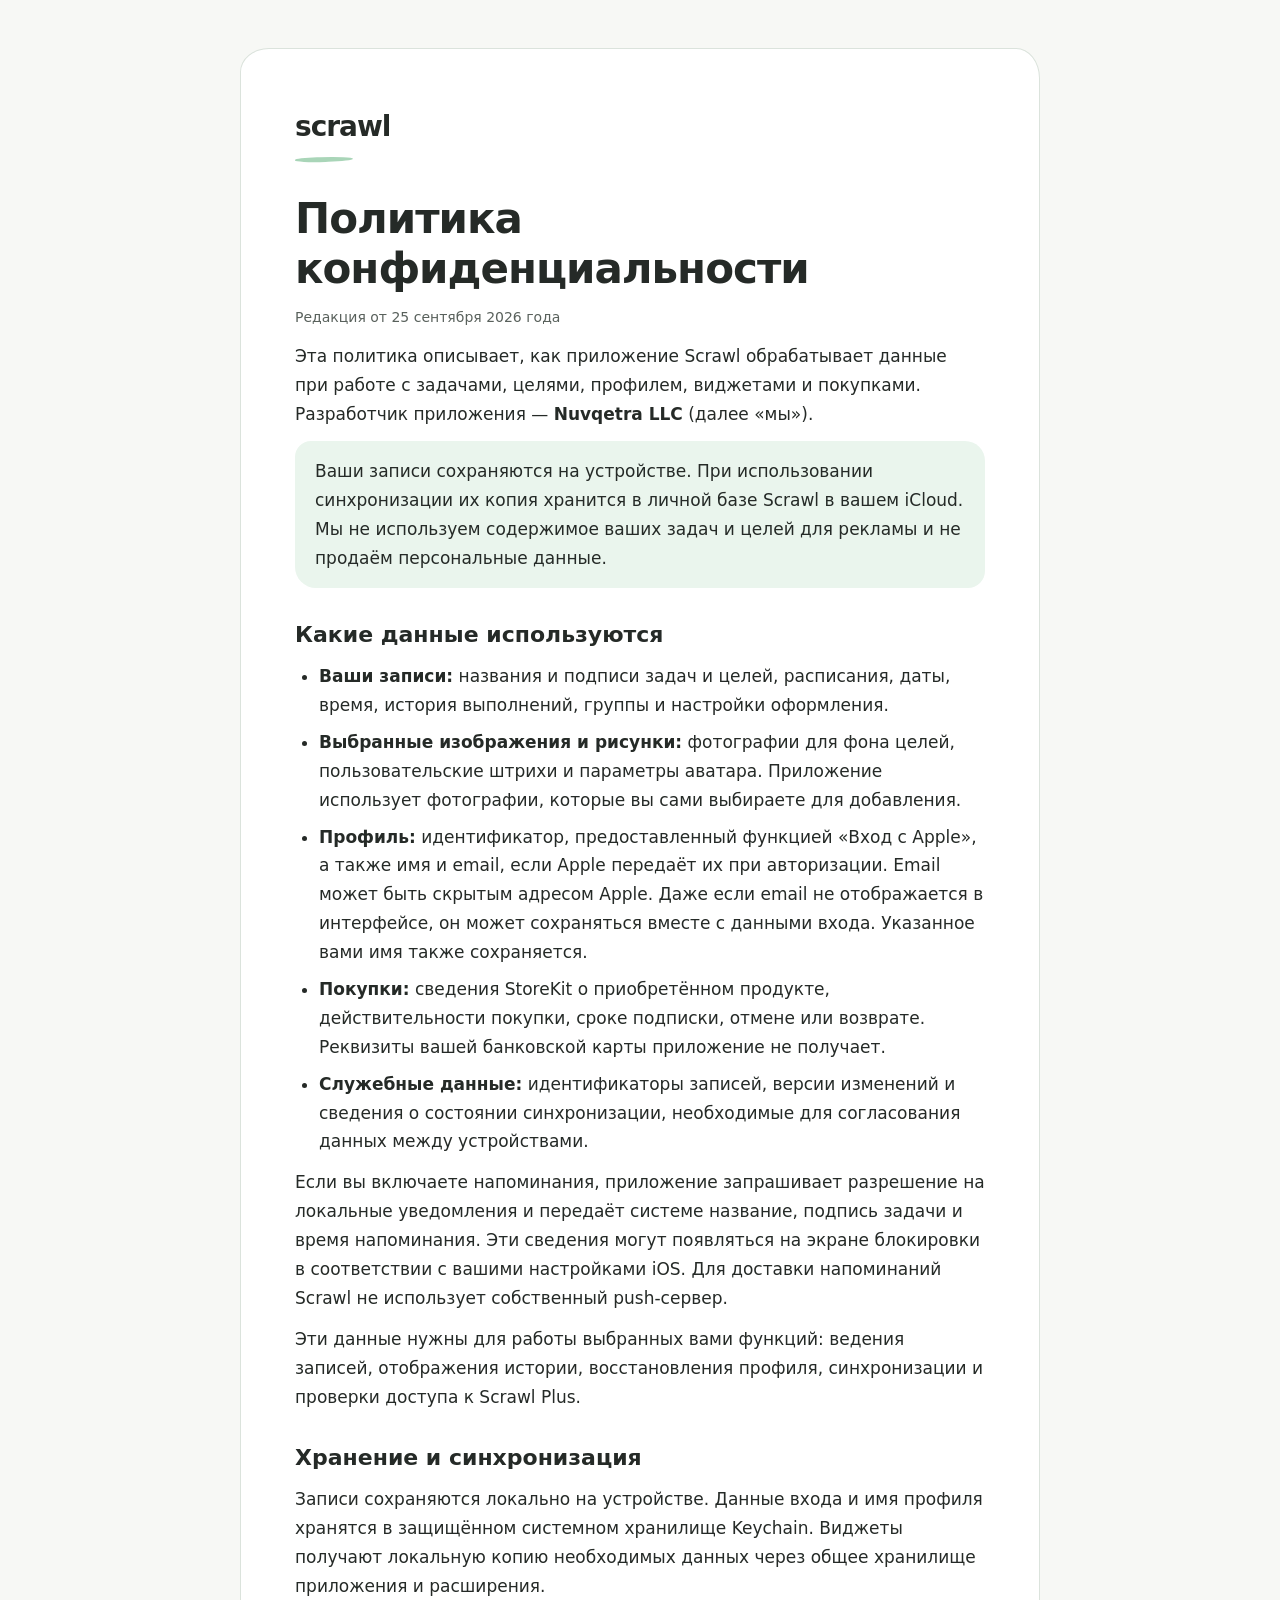
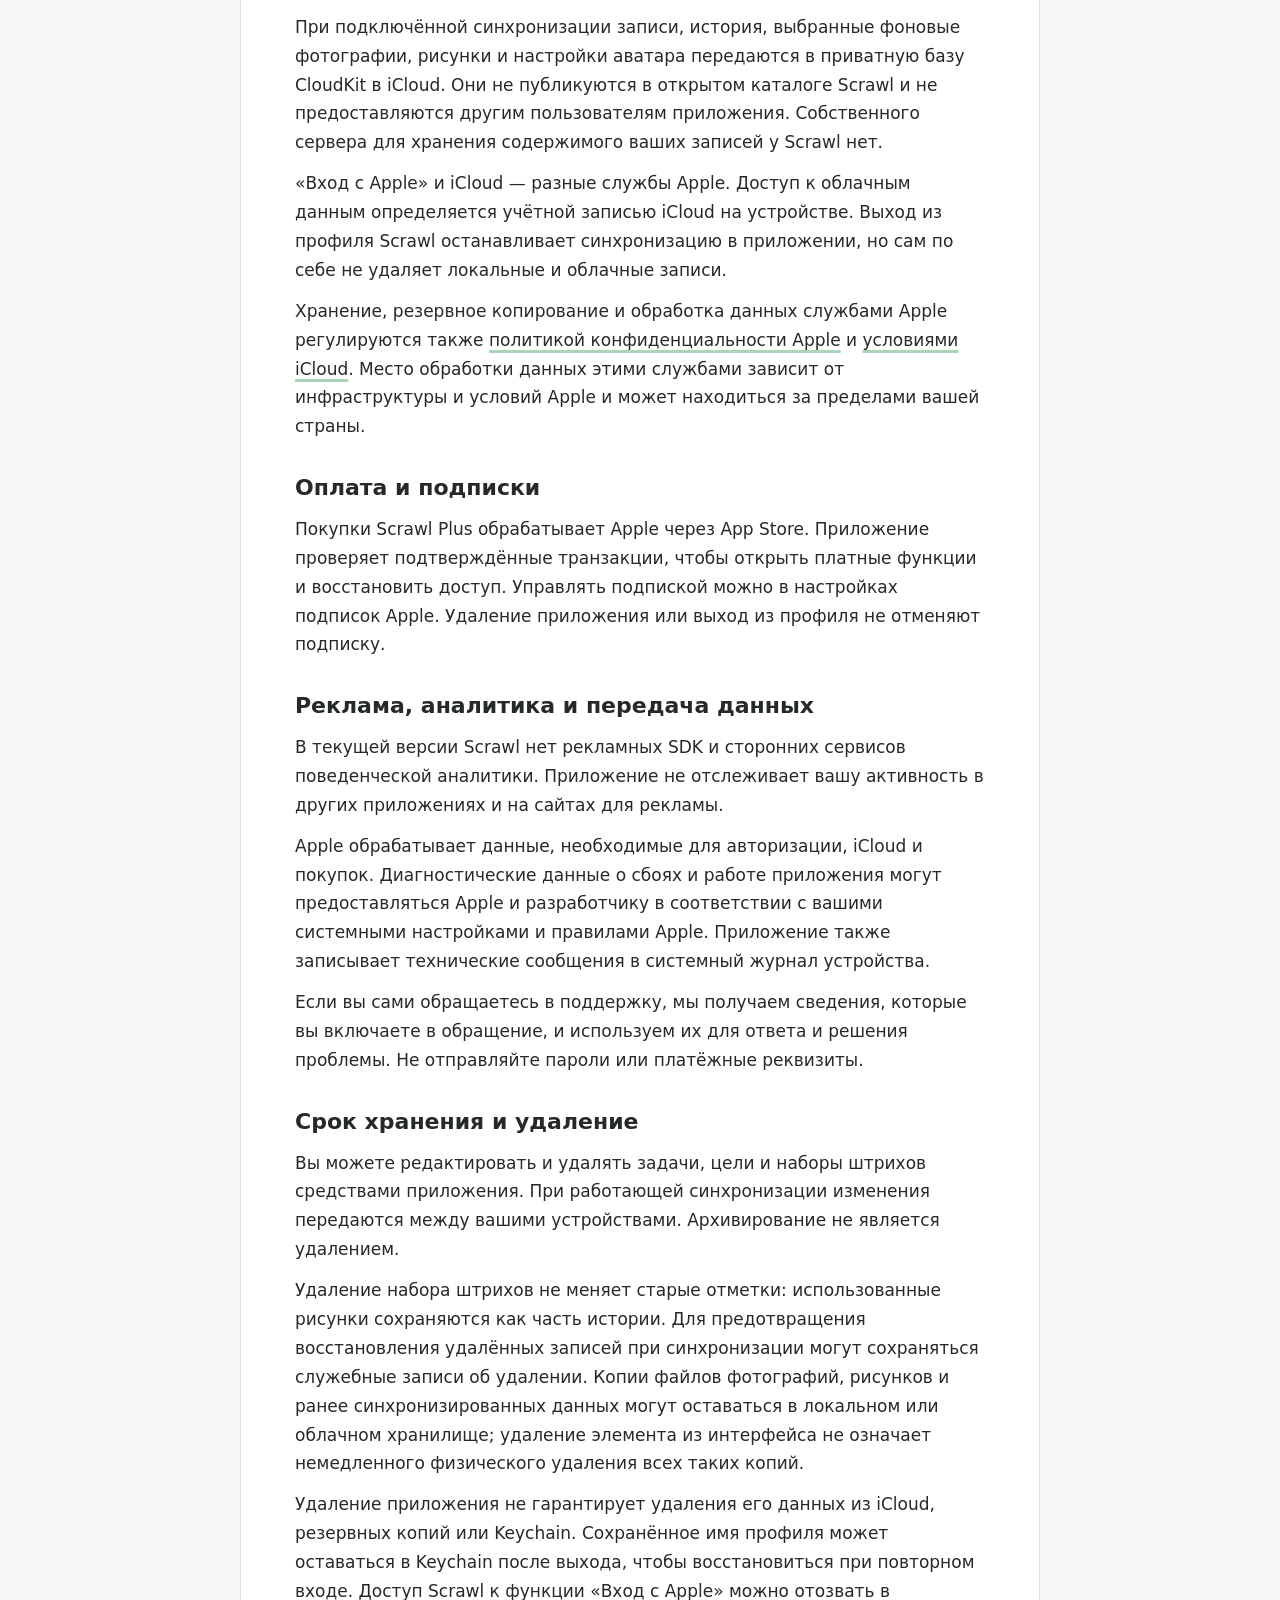
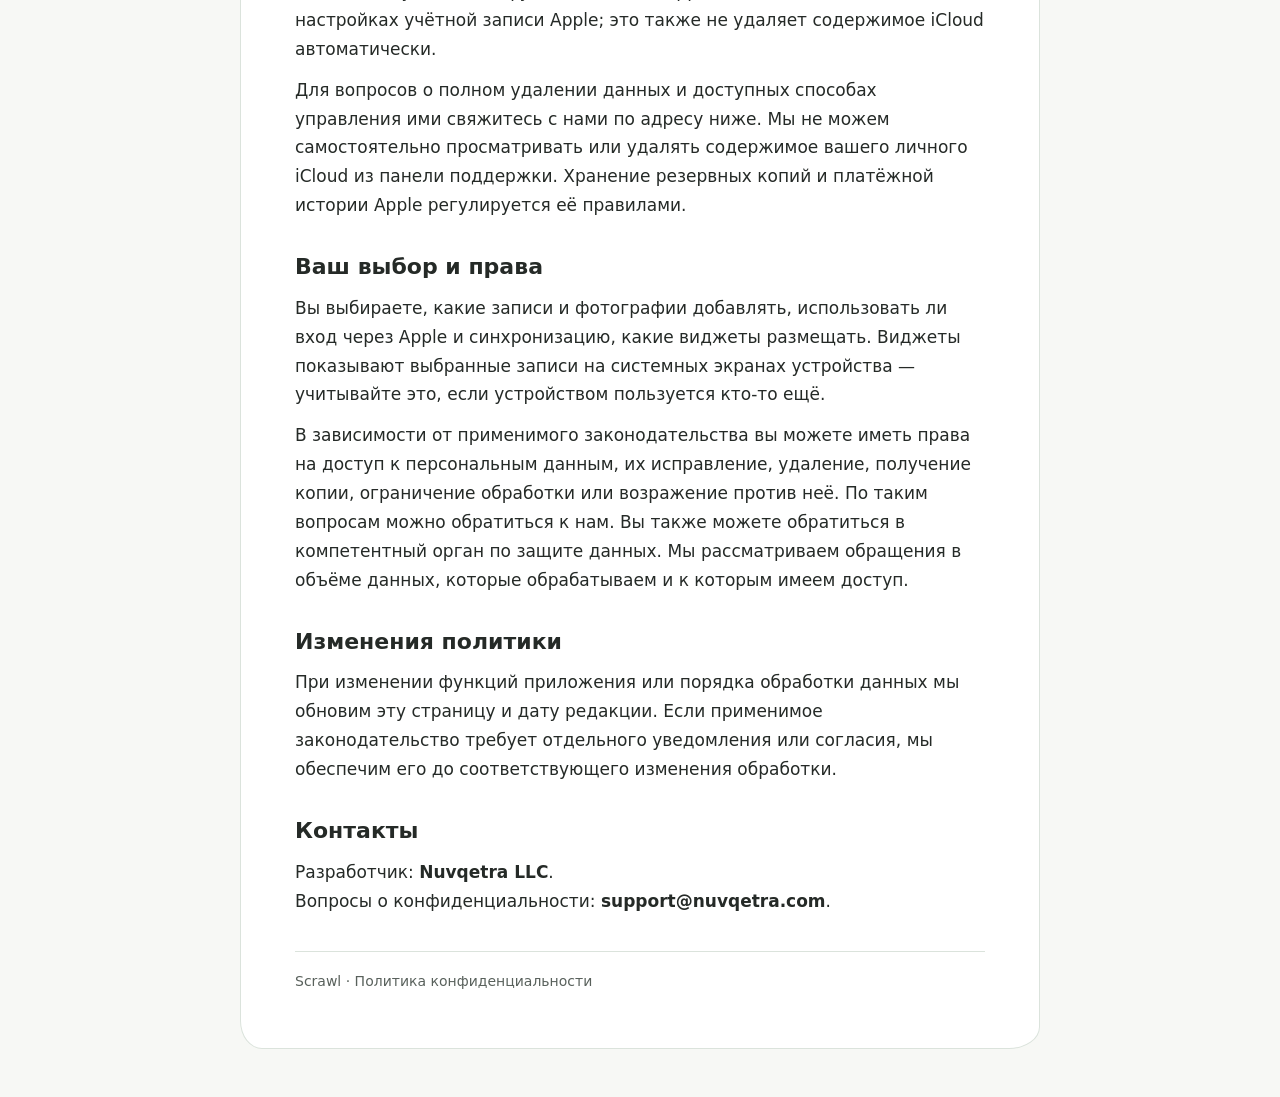
<file: scrawl/privacy/index.html>
<!doctype html>
<html lang="ru">
<head>
  <meta charset="utf-8">
  <meta name="viewport" content="width=device-width, initial-scale=1">
  <meta name="color-scheme" content="light dark">
  <meta name="description" content="Политика конфиденциальности Scrawl: данные задач и целей, iCloud, вход через Apple и покупки.">
  <title>Политика конфиденциальности — Scrawl</title>
  <style>
    :root { --bg:#f7f8f5; --paper:#fff; --ink:#252a27; --muted:#59615c; --accent:#a9d5b8; --line:#dbe3dc; }
    * { box-sizing:border-box; }
    body { margin:0; background:var(--bg); color:var(--ink); font:17px/1.7 system-ui,-apple-system,BlinkMacSystemFont,"Segoe UI",sans-serif; }
    main { width:min(100% - 36px,800px); margin:48px auto; padding:clamp(22px,5vw,54px); background:var(--paper); border:1px solid var(--line); border-radius:29px 24px 31px 22px / 24px 30px 22px 28px; }
    .brand { font-size:28px; font-weight:650; letter-spacing:-1px; }
    .brand::after { content:""; display:block; width:58px; height:5px; margin-top:6px; background:var(--accent); border-radius:40% 60% 45% 55%; transform:rotate(-2deg); }
    h1 { margin:32px 0 12px; font-size:clamp(29px,5vw,42px); line-height:1.2; letter-spacing:-1px; overflow-wrap:anywhere; }
    h2 { margin:32px 0 10px; font-size:22px; line-height:1.35; }
    p,ul { margin:12px 0; } ul { padding-left:24px; } li+li { margin-top:8px; }
    a { color:inherit; text-decoration-color:var(--accent); text-decoration-thickness:3px; text-underline-offset:4px; overflow-wrap:anywhere; }
    a:focus-visible { outline:3px solid var(--accent); outline-offset:5px; }
    .meta,footer { color:var(--muted); font-size:14px; }
    .summary { padding:16px 20px; background:color-mix(in srgb,var(--accent) 25%,var(--paper)); border-radius:16px 20px 17px 21px; }
    .draft { border:1px dashed var(--muted); padding:12px 16px; font-size:14px; border-radius:12px; }
    footer { margin-top:36px; padding-top:18px; border-top:1px solid var(--line); }
    @media(prefers-color-scheme:dark) { :root { --bg:#181a19; --paper:#222623; --ink:#edf1ed; --muted:#b8c2bb; --line:#3d4740; } }
    @media(max-width:480px) { main { margin:18px auto; width:calc(100% - 24px); } }
    @media print { :root { --bg:#fff; --paper:#fff; --ink:#000; --muted:#444; --line:#ccc; } main { width:100%; margin:0; border:0; padding:0; } h2 { break-after:avoid; } }
  </style>
</head>
<body>
<main>
  <header>
    <div class="brand">scrawl</div>
    <h1>Политика конфиденциальности</h1>
    <p class="meta">Редакция от <time datetime="2026-09-25">25 сентября 2026 года</time></p>
  </header>
  <p>Эта политика описывает, как приложение Scrawl обрабатывает данные при работе с задачами, целями, профилем, виджетами и покупками. Разработчик приложения — <strong>Nuvqetra LLC</strong> (далее «мы»).</p>
  <p class="summary">Ваши записи сохраняются на устройстве. При использовании синхронизации их копия хранится в личной базе Scrawl в вашем iCloud. Мы не используем содержимое ваших задач и целей для рекламы и не продаём персональные данные.</p>

  <section aria-labelledby="data">
    <h2 id="data">Какие данные используются</h2>
    <ul>
      <li><strong>Ваши записи:</strong> названия и подписи задач и целей, расписания, даты, время, история выполнений, группы и настройки оформления.</li>
      <li><strong>Выбранные изображения и рисунки:</strong> фотографии для фона целей, пользовательские штрихи и параметры аватара. Приложение использует фотографии, которые вы сами выбираете для добавления.</li>
      <li><strong>Профиль:</strong> идентификатор, предоставленный функцией «Вход с Apple», а также имя и email, если Apple передаёт их при авторизации. Email может быть скрытым адресом Apple. Даже если email не отображается в интерфейсе, он может сохраняться вместе с данными входа. Указанное вами имя также сохраняется.</li>
      <li><strong>Покупки:</strong> сведения StoreKit о приобретённом продукте, действительности покупки, сроке подписки, отмене или возврате. Реквизиты вашей банковской карты приложение не получает.</li>
      <li><strong>Служебные данные:</strong> идентификаторы записей, версии изменений и сведения о состоянии синхронизации, необходимые для согласования данных между устройствами.</li>
    </ul>
    <p>Если вы включаете напоминания, приложение запрашивает разрешение на локальные уведомления и передаёт системе название, подпись задачи и время напоминания. Эти сведения могут появляться на экране блокировки в соответствии с вашими настройками iOS. Для доставки напоминаний Scrawl не использует собственный push-сервер.</p>
    <p>Эти данные нужны для работы выбранных вами функций: ведения записей, отображения истории, восстановления профиля, синхронизации и проверки доступа к Scrawl Plus.</p>
  </section>

  <section aria-labelledby="storage">
    <h2 id="storage">Хранение и синхронизация</h2>
    <p>Записи сохраняются локально на устройстве. Данные входа и имя профиля хранятся в защищённом системном хранилище Keychain. Виджеты получают локальную копию необходимых данных через общее хранилище приложения и расширения.</p>
    <p>При подключённой синхронизации записи, история, выбранные фоновые фотографии, рисунки и настройки аватара передаются в приватную базу CloudKit в iCloud. Они не публикуются в открытом каталоге Scrawl и не предоставляются другим пользователям приложения. Собственного сервера для хранения содержимого ваших записей у Scrawl нет.</p>
    <p>«Вход с Apple» и iCloud — разные службы Apple. Доступ к облачным данным определяется учётной записью iCloud на устройстве. Выход из профиля Scrawl останавливает синхронизацию в приложении, но сам по себе не удаляет локальные и облачные записи.</p>
    <p>Хранение, резервное копирование и обработка данных службами Apple регулируются также <a href="https://www.apple.com/legal/privacy/">политикой конфиденциальности Apple</a> и <a href="https://www.apple.com/legal/internet-services/icloud/">условиями iCloud</a>. Место обработки данных этими службами зависит от инфраструктуры и условий Apple и может находиться за пределами вашей страны.</p>
  </section>

  <section aria-labelledby="purchases">
    <h2 id="purchases">Оплата и подписки</h2>
    <p>Покупки Scrawl Plus обрабатывает Apple через App Store. Приложение проверяет подтверждённые транзакции, чтобы открыть платные функции и восстановить доступ. Управлять подпиской можно в настройках подписок Apple. Удаление приложения или выход из профиля не отменяют подписку.</p>
  </section>

  <section aria-labelledby="sharing">
    <h2 id="sharing">Реклама, аналитика и передача данных</h2>
    <p>В текущей версии Scrawl нет рекламных SDK и сторонних сервисов поведенческой аналитики. Приложение не отслеживает вашу активность в других приложениях и на сайтах для рекламы.</p>
    <p>Apple обрабатывает данные, необходимые для авторизации, iCloud и покупок. Диагностические данные о сбоях и работе приложения могут предоставляться Apple и разработчику в соответствии с вашими системными настройками и правилами Apple. Приложение также записывает технические сообщения в системный журнал устройства.</p>
    <p>Если вы сами обращаетесь в поддержку, мы получаем сведения, которые вы включаете в обращение, и используем их для ответа и решения проблемы. Не отправляйте пароли или платёжные реквизиты.</p>
  </section>

  <section aria-labelledby="deletion">
    <h2 id="deletion">Срок хранения и удаление</h2>
    <p>Вы можете редактировать и удалять задачи, цели и наборы штрихов средствами приложения. При работающей синхронизации изменения передаются между вашими устройствами. Архивирование не является удалением.</p>
    <p>Удаление набора штрихов не меняет старые отметки: использованные рисунки сохраняются как часть истории. Для предотвращения восстановления удалённых записей при синхронизации могут сохраняться служебные записи об удалении. Копии файлов фотографий, рисунков и ранее синхронизированных данных могут оставаться в локальном или облачном хранилище; удаление элемента из интерфейса не означает немедленного физического удаления всех таких копий.</p>
    <p>Удаление приложения не гарантирует удаления его данных из iCloud, резервных копий или Keychain. Сохранённое имя профиля может оставаться в Keychain после выхода, чтобы восстановиться при повторном входе. Доступ Scrawl к функции «Вход с Apple» можно отозвать в настройках учётной записи Apple; это также не удаляет содержимое iCloud автоматически.</p>
    <p>Для вопросов о полном удалении данных и доступных способах управления ими свяжитесь с нами по адресу ниже. Мы не можем самостоятельно просматривать или удалять содержимое вашего личного iCloud из панели поддержки. Хранение резервных копий и платёжной истории Apple регулируется её правилами.</p>
  </section>

  <section aria-labelledby="rights">
    <h2 id="rights">Ваш выбор и права</h2>
    <p>Вы выбираете, какие записи и фотографии добавлять, использовать ли вход через Apple и синхронизацию, какие виджеты размещать. Виджеты показывают выбранные записи на системных экранах устройства — учитывайте это, если устройством пользуется кто-то ещё.</p>
    <p>В зависимости от применимого законодательства вы можете иметь права на доступ к персональным данным, их исправление, удаление, получение копии, ограничение обработки или возражение против неё. По таким вопросам можно обратиться к нам. Вы также можете обратиться в компетентный орган по защите данных. Мы рассматриваем обращения в объёме данных, которые обрабатываем и к которым имеем доступ.</p>
  </section>

  <section aria-labelledby="changes">
    <h2 id="changes">Изменения политики</h2>
    <p>При изменении функций приложения или порядка обработки данных мы обновим эту страницу и дату редакции. Если применимое законодательство требует отдельного уведомления или согласия, мы обеспечим его до соответствующего изменения обработки.</p>
  </section>

  <section aria-labelledby="contact">
    <h2 id="contact">Контакты</h2>
    <p>Разработчик: <strong>Nuvqetra LLC</strong>.<br>Вопросы о конфиденциальности: <strong data-placeholder="CONTACT_EMAIL">support@nuvqetra.com</strong>.</p>
  </section>
  <footer>Scrawl · Политика конфиденциальности</footer>
</main>
</body>
</html>
</file>
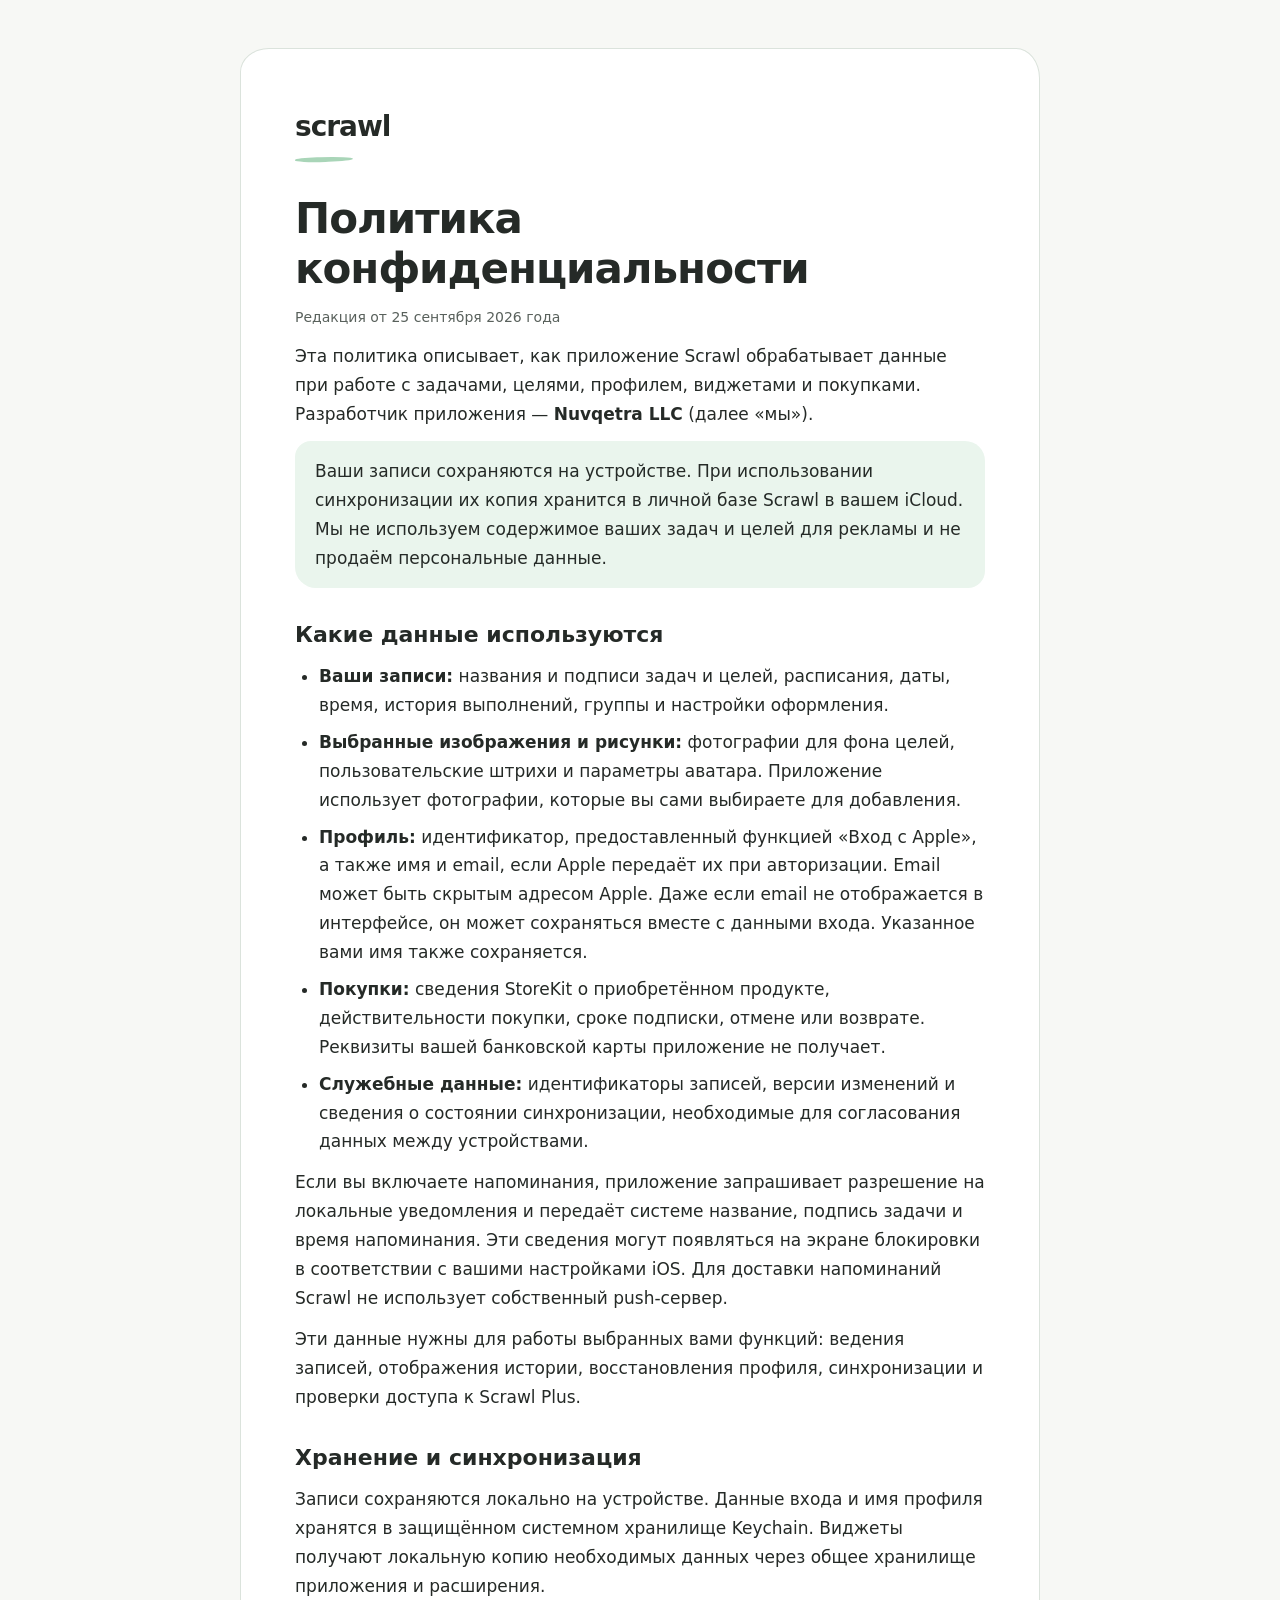
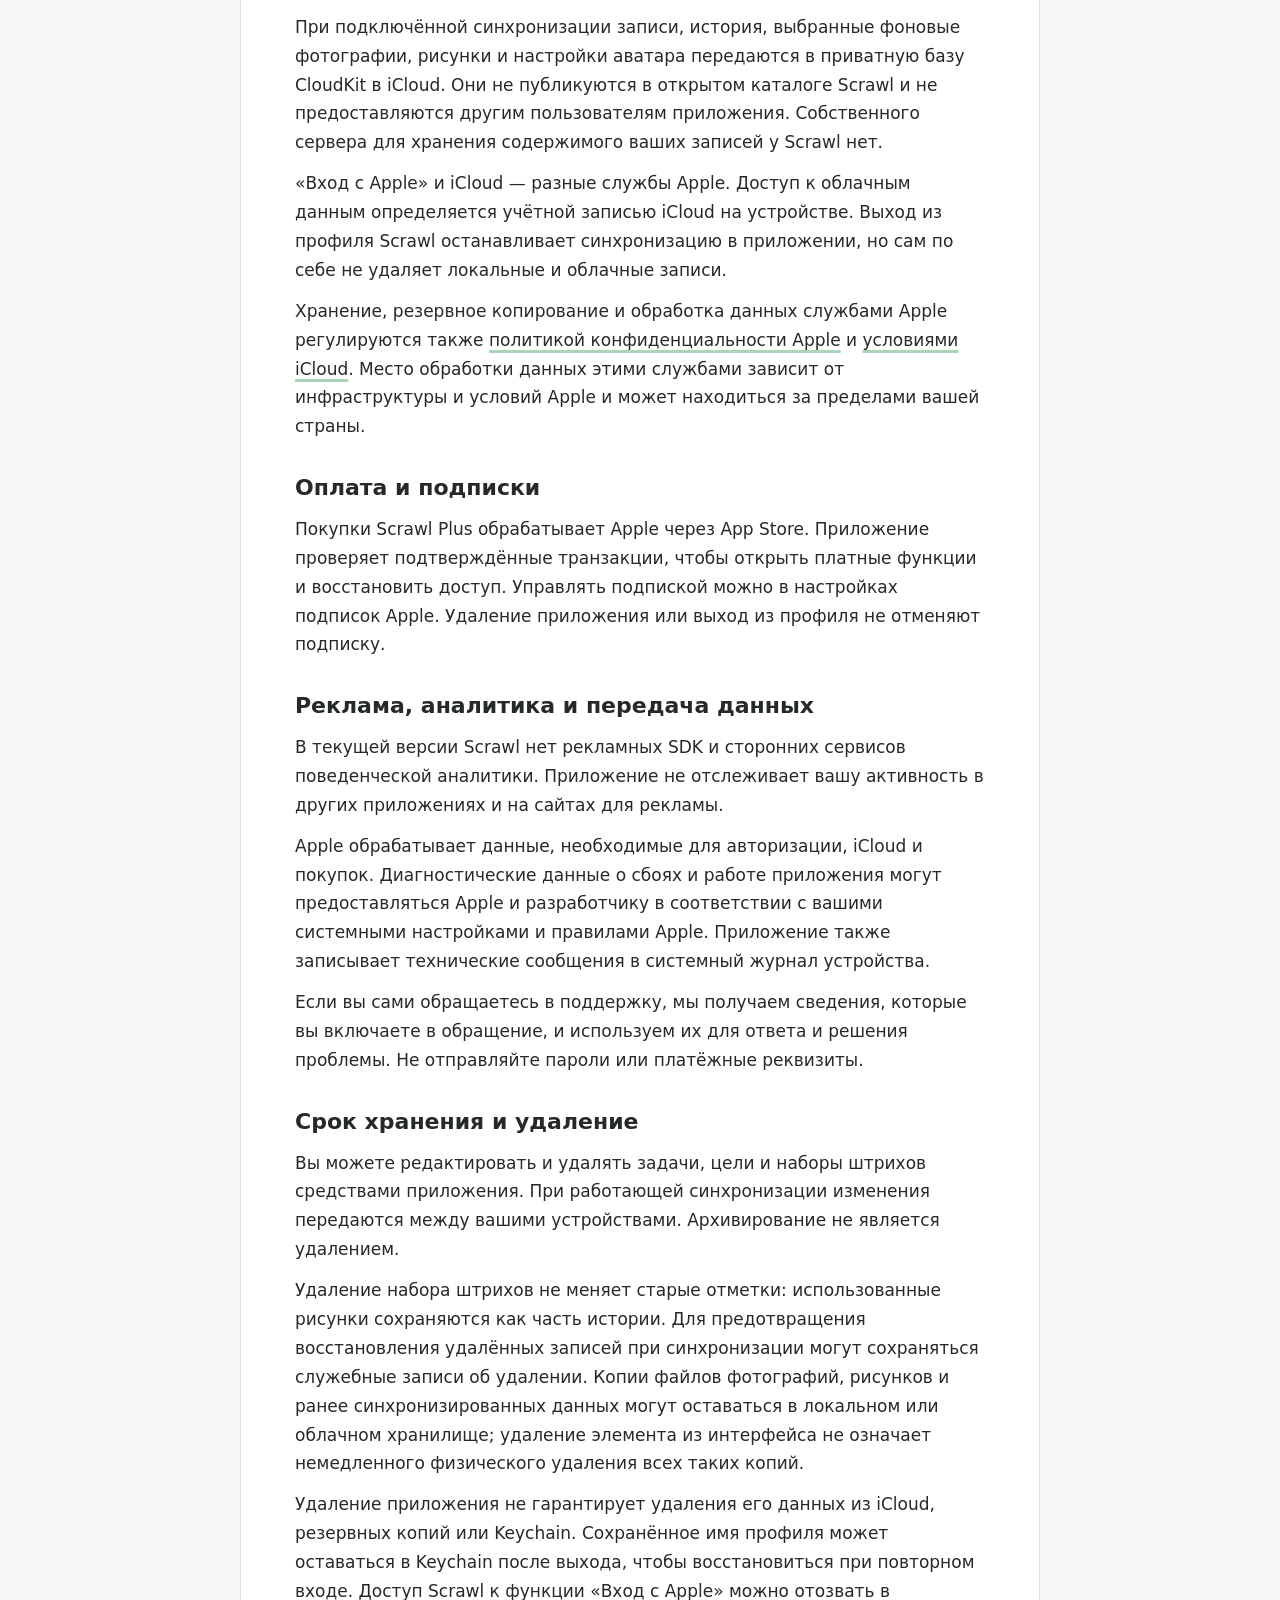
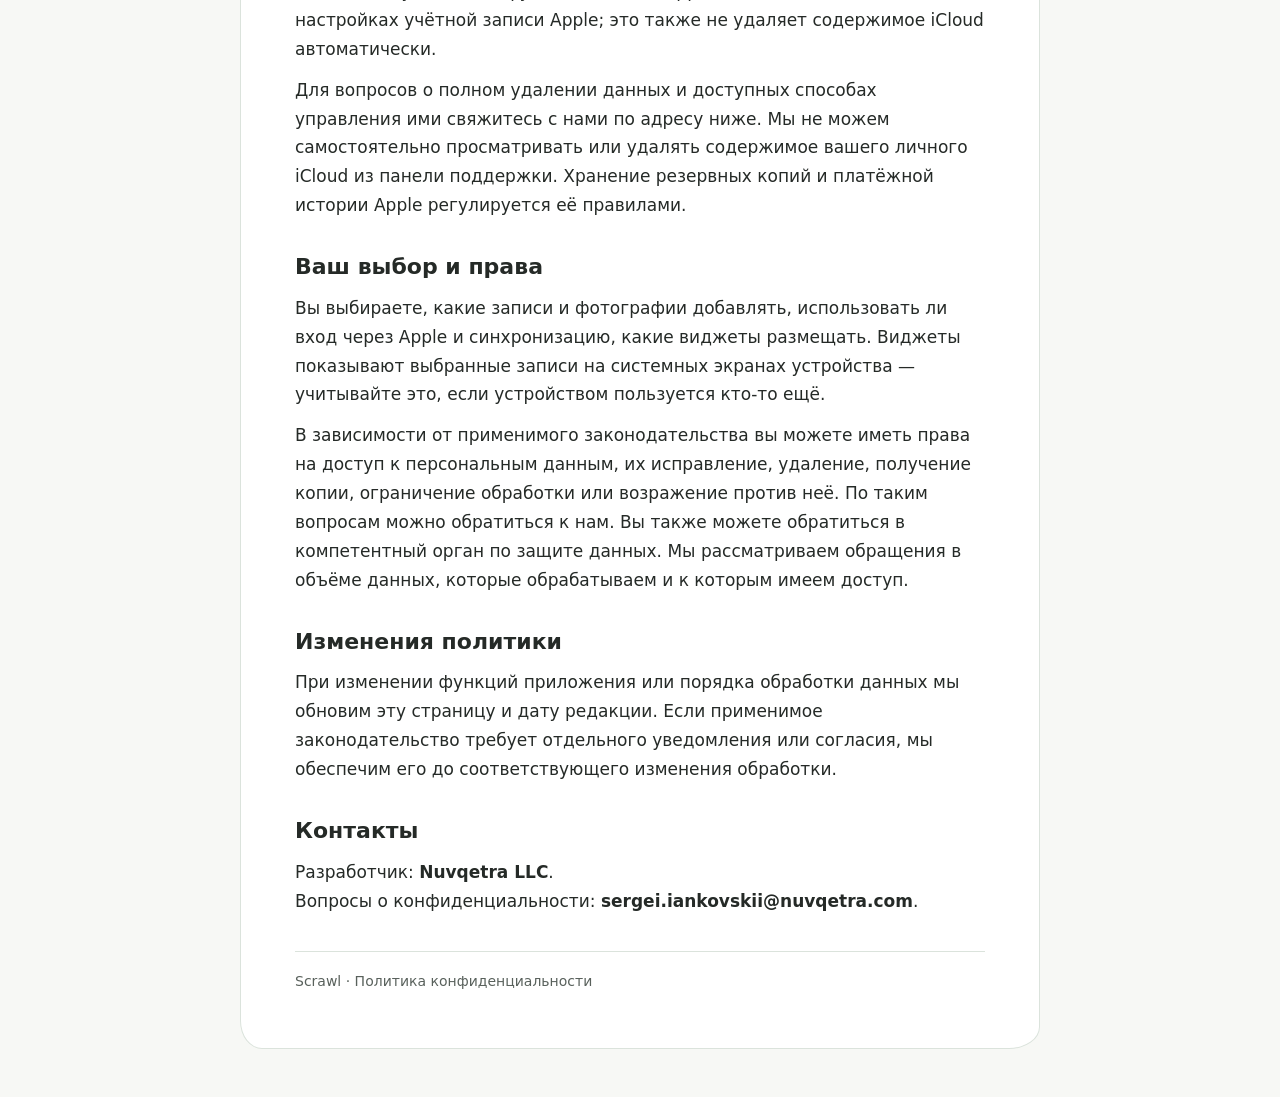
<file: scrawl/privacy/privacy.html>
<!doctype html>
<html lang="ru">
<head>
  <meta charset="utf-8">
  <meta name="viewport" content="width=device-width, initial-scale=1">
  <meta name="color-scheme" content="light dark">
  <meta name="description" content="Политика конфиденциальности Scrawl: данные задач и целей, iCloud, вход через Apple и покупки.">
  <title>Политика конфиденциальности — Scrawl</title>
  <style>
    :root { --bg:#f7f8f5; --paper:#fff; --ink:#252a27; --muted:#59615c; --accent:#a9d5b8; --line:#dbe3dc; }
    * { box-sizing:border-box; }
    body { margin:0; background:var(--bg); color:var(--ink); font:17px/1.7 system-ui,-apple-system,BlinkMacSystemFont,"Segoe UI",sans-serif; }
    main { width:min(100% - 36px,800px); margin:48px auto; padding:clamp(22px,5vw,54px); background:var(--paper); border:1px solid var(--line); border-radius:29px 24px 31px 22px / 24px 30px 22px 28px; }
    .brand { font-size:28px; font-weight:650; letter-spacing:-1px; }
    .brand::after { content:""; display:block; width:58px; height:5px; margin-top:6px; background:var(--accent); border-radius:40% 60% 45% 55%; transform:rotate(-2deg); }
    h1 { margin:32px 0 12px; font-size:clamp(29px,5vw,42px); line-height:1.2; letter-spacing:-1px; overflow-wrap:anywhere; }
    h2 { margin:32px 0 10px; font-size:22px; line-height:1.35; }
    p,ul { margin:12px 0; } ul { padding-left:24px; } li+li { margin-top:8px; }
    a { color:inherit; text-decoration-color:var(--accent); text-decoration-thickness:3px; text-underline-offset:4px; overflow-wrap:anywhere; }
    a:focus-visible { outline:3px solid var(--accent); outline-offset:5px; }
    .meta,footer { color:var(--muted); font-size:14px; }
    .summary { padding:16px 20px; background:color-mix(in srgb,var(--accent) 25%,var(--paper)); border-radius:16px 20px 17px 21px; }
    .draft { border:1px dashed var(--muted); padding:12px 16px; font-size:14px; border-radius:12px; }
    footer { margin-top:36px; padding-top:18px; border-top:1px solid var(--line); }
    @media(prefers-color-scheme:dark) { :root { --bg:#181a19; --paper:#222623; --ink:#edf1ed; --muted:#b8c2bb; --line:#3d4740; } }
    @media(max-width:480px) { main { margin:18px auto; width:calc(100% - 24px); } }
    @media print { :root { --bg:#fff; --paper:#fff; --ink:#000; --muted:#444; --line:#ccc; } main { width:100%; margin:0; border:0; padding:0; } h2 { break-after:avoid; } }
  </style>
</head>
<body>
<main>
  <header>
    <div class="brand">scrawl</div>
    <h1>Политика конфиденциальности</h1>
    <p class="meta">Редакция от <time datetime="2026-09-25">25 сентября 2026 года</time></p>
  </header>
  <p>Эта политика описывает, как приложение Scrawl обрабатывает данные при работе с задачами, целями, профилем, виджетами и покупками. Разработчик приложения — <strong>Nuvqetra LLC</strong> (далее «мы»).</p>
  <p class="summary">Ваши записи сохраняются на устройстве. При использовании синхронизации их копия хранится в личной базе Scrawl в вашем iCloud. Мы не используем содержимое ваших задач и целей для рекламы и не продаём персональные данные.</p>

  <section aria-labelledby="data">
    <h2 id="data">Какие данные используются</h2>
    <ul>
      <li><strong>Ваши записи:</strong> названия и подписи задач и целей, расписания, даты, время, история выполнений, группы и настройки оформления.</li>
      <li><strong>Выбранные изображения и рисунки:</strong> фотографии для фона целей, пользовательские штрихи и параметры аватара. Приложение использует фотографии, которые вы сами выбираете для добавления.</li>
      <li><strong>Профиль:</strong> идентификатор, предоставленный функцией «Вход с Apple», а также имя и email, если Apple передаёт их при авторизации. Email может быть скрытым адресом Apple. Даже если email не отображается в интерфейсе, он может сохраняться вместе с данными входа. Указанное вами имя также сохраняется.</li>
      <li><strong>Покупки:</strong> сведения StoreKit о приобретённом продукте, действительности покупки, сроке подписки, отмене или возврате. Реквизиты вашей банковской карты приложение не получает.</li>
      <li><strong>Служебные данные:</strong> идентификаторы записей, версии изменений и сведения о состоянии синхронизации, необходимые для согласования данных между устройствами.</li>
    </ul>
    <p>Если вы включаете напоминания, приложение запрашивает разрешение на локальные уведомления и передаёт системе название, подпись задачи и время напоминания. Эти сведения могут появляться на экране блокировки в соответствии с вашими настройками iOS. Для доставки напоминаний Scrawl не использует собственный push-сервер.</p>
    <p>Эти данные нужны для работы выбранных вами функций: ведения записей, отображения истории, восстановления профиля, синхронизации и проверки доступа к Scrawl Plus.</p>
  </section>

  <section aria-labelledby="storage">
    <h2 id="storage">Хранение и синхронизация</h2>
    <p>Записи сохраняются локально на устройстве. Данные входа и имя профиля хранятся в защищённом системном хранилище Keychain. Виджеты получают локальную копию необходимых данных через общее хранилище приложения и расширения.</p>
    <p>При подключённой синхронизации записи, история, выбранные фоновые фотографии, рисунки и настройки аватара передаются в приватную базу CloudKit в iCloud. Они не публикуются в открытом каталоге Scrawl и не предоставляются другим пользователям приложения. Собственного сервера для хранения содержимого ваших записей у Scrawl нет.</p>
    <p>«Вход с Apple» и iCloud — разные службы Apple. Доступ к облачным данным определяется учётной записью iCloud на устройстве. Выход из профиля Scrawl останавливает синхронизацию в приложении, но сам по себе не удаляет локальные и облачные записи.</p>
    <p>Хранение, резервное копирование и обработка данных службами Apple регулируются также <a href="https://www.apple.com/legal/privacy/">политикой конфиденциальности Apple</a> и <a href="https://www.apple.com/legal/internet-services/icloud/">условиями iCloud</a>. Место обработки данных этими службами зависит от инфраструктуры и условий Apple и может находиться за пределами вашей страны.</p>
  </section>

  <section aria-labelledby="purchases">
    <h2 id="purchases">Оплата и подписки</h2>
    <p>Покупки Scrawl Plus обрабатывает Apple через App Store. Приложение проверяет подтверждённые транзакции, чтобы открыть платные функции и восстановить доступ. Управлять подпиской можно в настройках подписок Apple. Удаление приложения или выход из профиля не отменяют подписку.</p>
  </section>

  <section aria-labelledby="sharing">
    <h2 id="sharing">Реклама, аналитика и передача данных</h2>
    <p>В текущей версии Scrawl нет рекламных SDK и сторонних сервисов поведенческой аналитики. Приложение не отслеживает вашу активность в других приложениях и на сайтах для рекламы.</p>
    <p>Apple обрабатывает данные, необходимые для авторизации, iCloud и покупок. Диагностические данные о сбоях и работе приложения могут предоставляться Apple и разработчику в соответствии с вашими системными настройками и правилами Apple. Приложение также записывает технические сообщения в системный журнал устройства.</p>
    <p>Если вы сами обращаетесь в поддержку, мы получаем сведения, которые вы включаете в обращение, и используем их для ответа и решения проблемы. Не отправляйте пароли или платёжные реквизиты.</p>
  </section>

  <section aria-labelledby="deletion">
    <h2 id="deletion">Срок хранения и удаление</h2>
    <p>Вы можете редактировать и удалять задачи, цели и наборы штрихов средствами приложения. При работающей синхронизации изменения передаются между вашими устройствами. Архивирование не является удалением.</p>
    <p>Удаление набора штрихов не меняет старые отметки: использованные рисунки сохраняются как часть истории. Для предотвращения восстановления удалённых записей при синхронизации могут сохраняться служебные записи об удалении. Копии файлов фотографий, рисунков и ранее синхронизированных данных могут оставаться в локальном или облачном хранилище; удаление элемента из интерфейса не означает немедленного физического удаления всех таких копий.</p>
    <p>Удаление приложения не гарантирует удаления его данных из iCloud, резервных копий или Keychain. Сохранённое имя профиля может оставаться в Keychain после выхода, чтобы восстановиться при повторном входе. Доступ Scrawl к функции «Вход с Apple» можно отозвать в настройках учётной записи Apple; это также не удаляет содержимое iCloud автоматически.</p>
    <p>Для вопросов о полном удалении данных и доступных способах управления ими свяжитесь с нами по адресу ниже. Мы не можем самостоятельно просматривать или удалять содержимое вашего личного iCloud из панели поддержки. Хранение резервных копий и платёжной истории Apple регулируется её правилами.</p>
  </section>

  <section aria-labelledby="rights">
    <h2 id="rights">Ваш выбор и права</h2>
    <p>Вы выбираете, какие записи и фотографии добавлять, использовать ли вход через Apple и синхронизацию, какие виджеты размещать. Виджеты показывают выбранные записи на системных экранах устройства — учитывайте это, если устройством пользуется кто-то ещё.</p>
    <p>В зависимости от применимого законодательства вы можете иметь права на доступ к персональным данным, их исправление, удаление, получение копии, ограничение обработки или возражение против неё. По таким вопросам можно обратиться к нам. Вы также можете обратиться в компетентный орган по защите данных. Мы рассматриваем обращения в объёме данных, которые обрабатываем и к которым имеем доступ.</p>
  </section>

  <section aria-labelledby="changes">
    <h2 id="changes">Изменения политики</h2>
    <p>При изменении функций приложения или порядка обработки данных мы обновим эту страницу и дату редакции. Если применимое законодательство требует отдельного уведомления или согласия, мы обеспечим его до соответствующего изменения обработки.</p>
  </section>

  <section aria-labelledby="contact">
    <h2 id="contact">Контакты</h2>
    <p>Разработчик: <strong>Nuvqetra LLC</strong>.<br>Вопросы о конфиденциальности: <strong data-placeholder="CONTACT_EMAIL">sergei.iankovskii@nuvqetra.com</strong>.</p>
  </section>
  <footer>Scrawl · Политика конфиденциальности</footer>
</main>
</body>
</html>
</file>
<file: assets/style.css>
/* Nuvqetra LLC — site styles */

:root {
  color-scheme: light dark;
  --bg: #ffffff;
  --bg-soft: #f7f7f9;
  --fg: #16161a;
  --fg-soft: #55555f;
  --muted: #86868b;
  --line: #e6e6ea;
  --line-soft: #f0f0f3;
  --card: #ffffff;
  --accent: #2aa04a;
  --accent-soft: rgba(42, 160, 74, .10);
  --shadow: 0 1px 2px rgba(0,0,0,.04), 0 8px 24px rgba(0,0,0,.05);
  --radius: 16px;
  --maxw: 1000px;
  --text: 1000px;
}

@media (prefers-color-scheme: dark) {
  :root {
    --bg: #0e0e11;
    --bg-soft: #141418;
    --fg: #f0f0f3;
    --fg-soft: #b6b6bf;
    --muted: #8c8c95;
    --line: #26262c;
    --line-soft: #1c1c21;
    --card: #16161a;
    --accent: #4ecf6b;
    --accent-soft: rgba(78, 207, 107, .12);
    --shadow: none;
  }
}

* { box-sizing: border-box; }
html { -webkit-text-size-adjust: 100%; scroll-behavior: smooth; }

body {
  margin: 0;
  font-family: -apple-system, BlinkMacSystemFont, "SF Pro Text", "Segoe UI", Roboto, Helvetica, Arial, sans-serif;
  font-size: 17px;
  line-height: 1.65;
  color: var(--fg);
  background: var(--bg);
  -webkit-font-smoothing: antialiased;
  text-rendering: optimizeLegibility;
}

.wrap { max-width: var(--maxw); margin: 0 auto; padding: 0 24px; }
.narrow { max-width: 720px; }

a { color: var(--accent); text-decoration-thickness: 1px; text-underline-offset: 2px; }
a:hover { text-decoration: none; }

/* ---------- header ---------- */

header.site {
  position: sticky;
  top: 0;
  z-index: 20;
  background: color-mix(in srgb, var(--bg) 88%, transparent);
  -webkit-backdrop-filter: saturate(180%) blur(16px);
  backdrop-filter: saturate(180%) blur(16px);
  border-bottom: 1px solid var(--line-soft);
}
.bar {
  display: flex;
  align-items: center;
  gap: 20px;
  height: 58px;
}
.brand {
  display: inline-flex;
  align-items: center;
  gap: 10px;
  font-weight: 600;
  font-size: 17px;
  letter-spacing: -0.015em;
  color: var(--fg);
  text-decoration: none;
  margin-right: auto;
}
.mark {
  width: 24px; height: 24px;
  border-radius: 7px;
  background: var(--accent);
  display: grid;
  grid-template-columns: repeat(3, 1fr);
  gap: 2px;
  padding: 4px;
  flex: none;
}
.mark i { background: #fff; border-radius: 1.5px; opacity: .95; display: block; }
.mark i:nth-child(2), .mark i:nth-child(6) { opacity: .5; }

nav.main { display: flex; gap: 22px; }
nav.main a {
  color: var(--fg-soft);
  text-decoration: none;
  font-size: 15px;
  padding: 4px 0;
}
nav.main a:hover { color: var(--fg); }
nav.main a[aria-current="page"] { color: var(--fg); font-weight: 500; }

/* ---------- hero ---------- */

.hero {
  padding: 84px 0 64px;
  border-bottom: 1px solid var(--line-soft);
  background:
    radial-gradient(760px 340px at 50% -120px, var(--accent-soft), transparent 70%);
}
.hero .eyebrow {
  display: inline-block;
  font-size: 13px;
  letter-spacing: .04em;
  text-transform: uppercase;
  color: var(--accent);
  font-weight: 600;
  margin-bottom: 16px;
}
.hero h1 {
  font-size: clamp(34px, 6vw, 54px);
  line-height: 1.08;
  letter-spacing: -0.03em;
  margin: 0 0 20px;
  max-width: 15ch;
}
.hero p.lead {
  font-size: clamp(18px, 2.2vw, 21px);
  line-height: 1.55;
  color: var(--fg-soft);
  max-width: 56ch;
  margin: 0 0 30px;
}
.hero.center { text-align: center; }
.hero.center h1, .hero.center p.lead { margin-left: auto; margin-right: auto; }

/* dot grid: the app's own metaphor — lived cells in accent, the rest waiting */
.lifegrid {
  position: relative;
  margin-top: 54px;
  height: 176px;
  overflow: hidden;
  -webkit-mask-image: linear-gradient(to bottom, #000 55%, transparent 100%);
  mask-image: linear-gradient(to bottom, #000 55%, transparent 100%);
}
.lifegrid::before,
.lifegrid i {
  content: "";
  position: absolute;
  inset: 0;
  background-image: radial-gradient(circle at 5px 5px, currentColor 2.6px, transparent 2.9px);
  background-size: 15px 15px;
}
.lifegrid::before { color: var(--fg); opacity: .11; }
.lifegrid i {
  color: var(--accent);
  clip-path: inset(0 71% 0 0);
  opacity: .9;
}
.lifegrid.dense { height: 132px; }
.lifegrid.dense i { clip-path: inset(0 44% 0 0); }

/* ---------- buttons ---------- */

.actions { display: flex; flex-wrap: wrap; gap: 12px; }
.btn {
  display: inline-flex;
  align-items: center;
  gap: 8px;
  padding: 11px 20px;
  border-radius: 999px;
  background: var(--accent);
  color: #fff;
  text-decoration: none;
  font-size: 16px;
  font-weight: 500;
  border: 1px solid transparent;
  transition: opacity .15s ease;
}
.btn:hover { opacity: .88; }
.btn.ghost {
  background: transparent;
  color: var(--fg);
  border-color: var(--line);
}
.btn.ghost:hover { background: var(--bg-soft); opacity: 1; }

/* ---------- sections ---------- */

section.block { padding: 72px 0; border-bottom: 1px solid var(--line-soft); }
section.block.soft { background: var(--bg-soft); }
section.block:last-of-type { border-bottom: 0; }

.section-head { max-width: 62ch; margin-bottom: 36px; }
.section-head h2 {
  font-size: clamp(24px, 3.4vw, 32px);
  line-height: 1.2;
  letter-spacing: -0.02em;
  margin: 0 0 12px;
}
.section-head p { color: var(--fg-soft); margin: 0; font-size: 18px; }

h2 { font-size: 26px; letter-spacing: -0.02em; line-height: 1.25; margin: 44px 0 14px; }
h3 { font-size: 17.5px; letter-spacing: -0.01em; margin: 0 0 8px; }
p { margin: 0 0 16px; }
ul, ol { padding-left: 22px; margin: 0 0 16px; }
li { margin-bottom: 7px; }
.muted { color: var(--muted); }
.soft-text { color: var(--fg-soft); }
.small { font-size: 14.5px; }

/* ---------- feature grid ---------- */

.features {
  display: grid;
  grid-template-columns: repeat(auto-fit, minmax(260px, 1fr));
  gap: 28px 32px;
}
.feature p { color: var(--fg-soft); font-size: 16px; margin: 0; }
.ficon {
  width: 34px; height: 34px;
  border-radius: 10px;
  background: var(--accent-soft);
  color: var(--accent);
  display: grid;
  place-items: center;
  margin-bottom: 14px;
}
.ficon svg { width: 18px; height: 18px; display: block; }

/* ---------- cards ---------- */

.card {
  background: var(--card);
  border: 1px solid var(--line);
  border-radius: var(--radius);
  padding: 26px 28px;
  box-shadow: var(--shadow);
}
.card + .card { margin-top: 18px; }

.product {
  display: grid;
  grid-template-columns: 1.25fr 1fr;
  gap: 40px;
  align-items: center;
}
.product h3 { font-size: 24px; letter-spacing: -0.02em; margin-bottom: 12px; }
.product p { color: var(--fg-soft); }
.product .art {
  border-radius: var(--radius);
  border: 1px solid var(--line);
  background: var(--card);
  padding: 22px;
  box-shadow: var(--shadow);
}

/* ---------- facts table ---------- */

table.facts { width: 100%; border-collapse: collapse; font-size: 16px; }
table.facts th, table.facts td {
  text-align: left;
  vertical-align: top;
  padding: 13px 0;
  border-bottom: 1px solid var(--line-soft);
}
table.facts tr:last-child th, table.facts tr:last-child td { border-bottom: 0; }
table.facts th { font-weight: 400; color: var(--muted); width: 38%; padding-right: 24px; }
table.facts td { font-variant-numeric: tabular-nums; }

/* ---------- faq ---------- */

.faq details {
  border-bottom: 1px solid var(--line-soft);
  padding: 4px 0;
}
.faq summary {
  cursor: pointer;
  list-style: none;
  padding: 16px 32px 16px 0;
  font-weight: 500;
  position: relative;
}
.faq summary::-webkit-details-marker { display: none; }
.faq summary::after {
  content: "";
  position: absolute;
  right: 6px; top: 24px;
  width: 8px; height: 8px;
  border-right: 1.5px solid var(--muted);
  border-bottom: 1.5px solid var(--muted);
  transform: rotate(45deg);
  transition: transform .18s ease;
}
.faq details[open] summary::after { transform: rotate(-135deg); top: 27px; }
.faq .answer { padding: 0 0 18px; color: var(--fg-soft); }
.faq .answer p:last-child { margin-bottom: 0; }

/* ---------- legal pages ---------- */

.doc { padding: 56px 0 80px; }
.doc h1 { font-size: clamp(30px, 4.5vw, 40px); letter-spacing: -0.025em; margin: 0 0 8px; }
.doc .updated { color: var(--muted); font-size: 14.5px; margin-bottom: 32px; }
.doc h2 { font-size: 20px; margin: 38px 0 12px; }
.doc .callout {
  background: var(--accent-soft);
  border-radius: 12px;
  padding: 16px 20px;
  margin: 0 0 28px;
}
.doc .callout p { margin: 0; }

.crumbs { font-size: 14.5px; color: var(--muted); margin-bottom: 18px; }
.crumbs a { color: var(--muted); text-decoration: none; }
.crumbs a:hover { color: var(--fg); text-decoration: underline; }

/* ---------- footer ---------- */

footer.site {
  border-top: 1px solid var(--line);
  background: var(--bg-soft);
  padding: 52px 0 44px;
  font-size: 15px;
}
.foot {
  display: grid;
  grid-template-columns: 1.4fr 1fr 1fr;
  gap: 32px;
}
.foot h4 {
  font-size: 13px;
  text-transform: uppercase;
  letter-spacing: .05em;
  color: var(--muted);
  font-weight: 600;
  margin: 0 0 14px;
}
.foot ul { list-style: none; padding: 0; margin: 0; }
.foot li { margin-bottom: 9px; }
.foot a { color: var(--fg-soft); text-decoration: none; }
.foot a:hover { color: var(--fg); text-decoration: underline; }
.foot address {
  font-style: normal;
  color: var(--muted);
  font-size: 14.5px;
  line-height: 1.6;
  margin-top: 14px;
}
.foot-bottom {
  margin-top: 40px;
  padding-top: 22px;
  border-top: 1px solid var(--line);
  color: var(--muted);
  font-size: 14px;
  display: flex;
  justify-content: space-between;
  gap: 16px;
  flex-wrap: wrap;
}

/* ---------- responsive ---------- */

@media (max-width: 800px) {
  .product { grid-template-columns: 1fr; gap: 28px; }
  .foot { grid-template-columns: 1fr 1fr; }
  .foot > div:first-child { grid-column: 1 / -1; }
}
@media (max-width: 560px) {
  body { font-size: 16px; }
  .hero { padding: 56px 0 48px; }
  .lifegrid { margin-top: 36px; }
  section.block { padding: 52px 0; }
  nav.main { gap: 16px; }
  nav.main a { font-size: 14px; }
  .brand span.name { display: none; }
  table.facts th { width: 100%; display: block; padding: 12px 0 0; border: 0; }
  table.facts td { display: block; padding: 2px 0 12px; }
  .foot { grid-template-columns: 1fr; }
}
</file>
